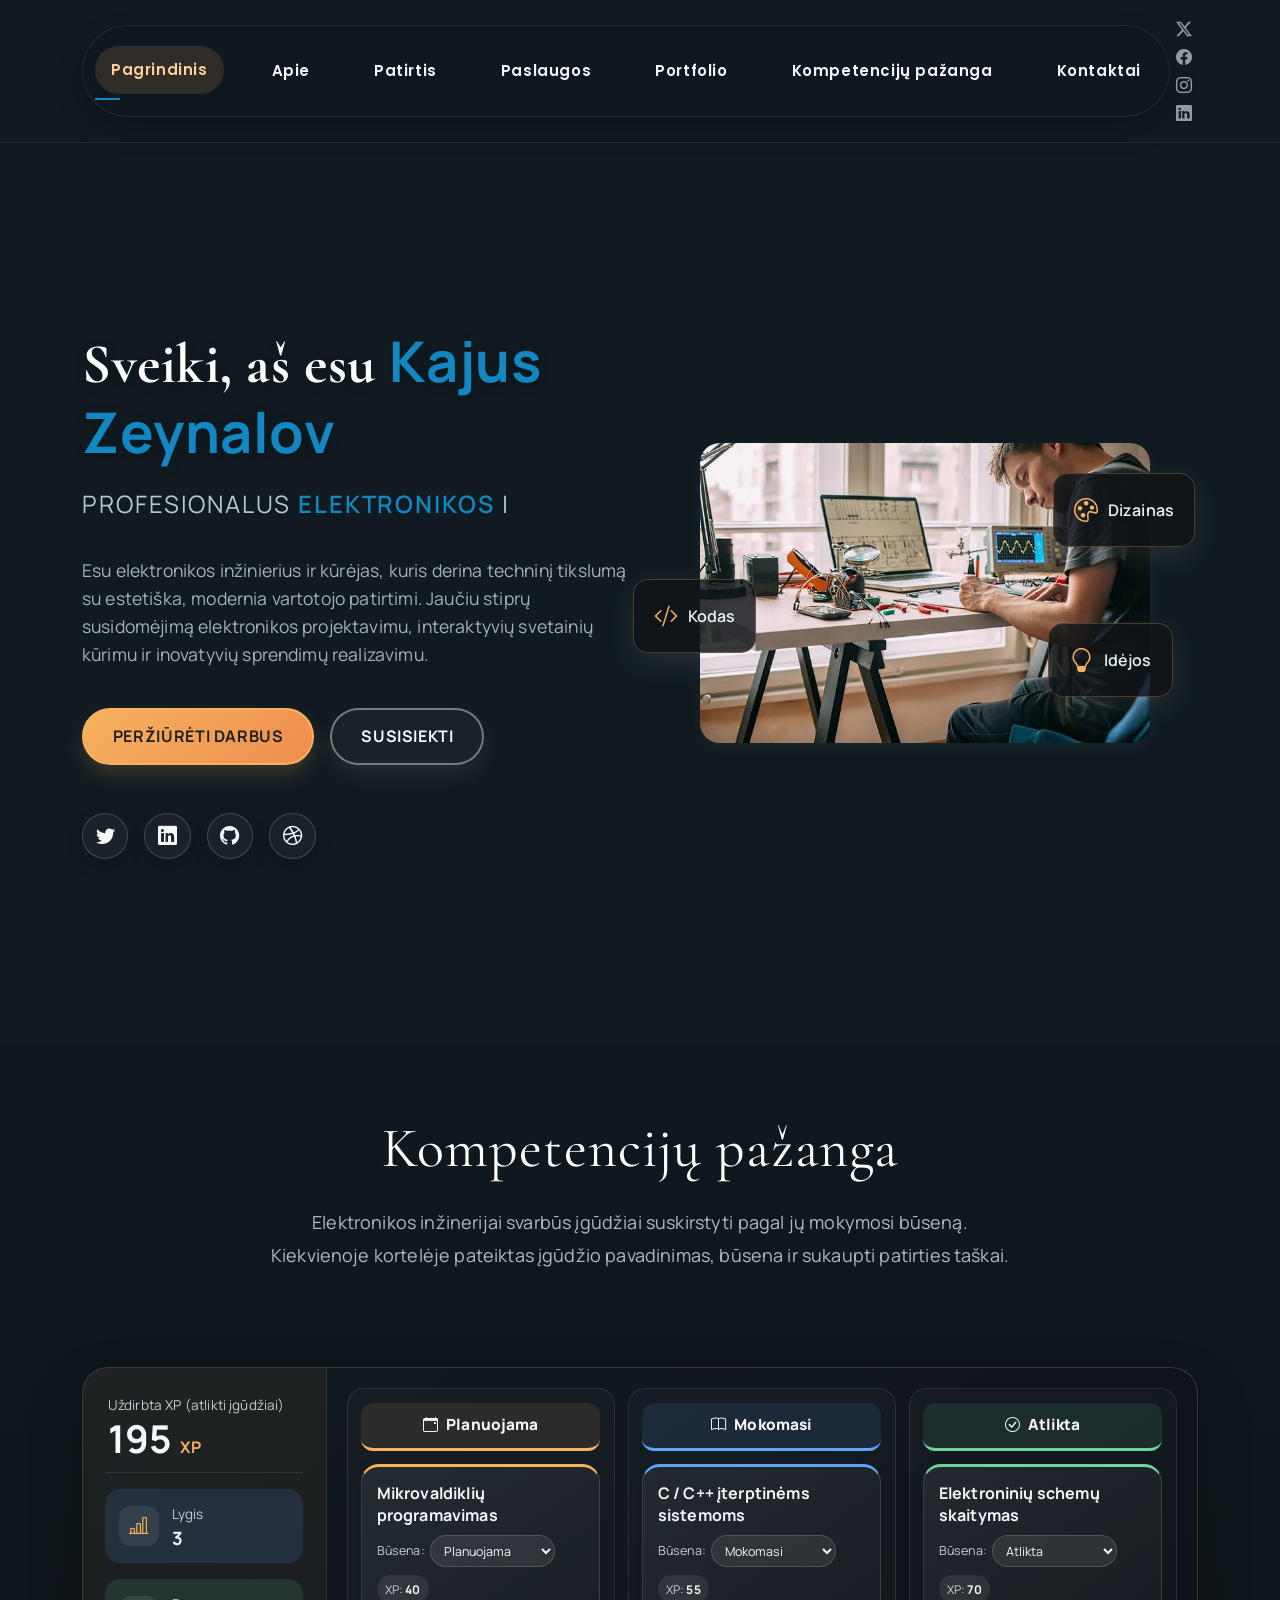
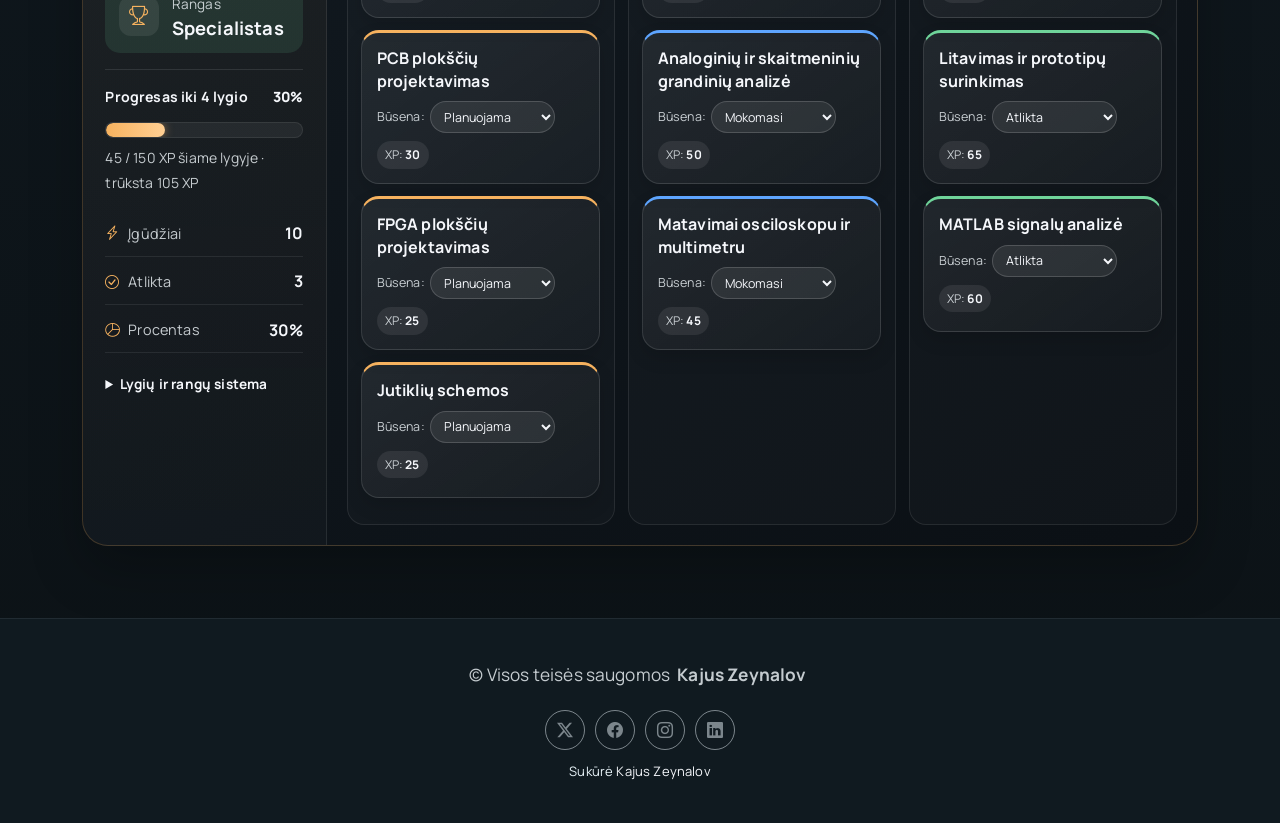
<file: index.html>
<!DOCTYPE html>
<html lang="lt">

<head>
  <meta charset="utf-8">
  <meta content="width=device-width, initial-scale=1.0" name="viewport">
  <title>Mano CV</title>
  <meta name="author" content="Kajus Zeynalov">
  <meta name="description" content="Kajus Zeynalov CV puslapis">
  <meta name="keywords" content="">

  <!-- Favicons -->
  <link href="assets/img/logo.png" rel="icon">
  <link href="assets/img/apple-touch-icon.png" rel="apple-touch-icon">

  <!-- Fonts -->
  <link href="https://fonts.googleapis.com" rel="preconnect">
  <link href="https://fonts.gstatic.com" rel="preconnect" crossorigin>
  <link href="https://fonts.googleapis.com/css2?family=Roboto:ital,wght@0,100;0,300;0,400;0,500;0,700;0,900;1,100;1,300;1,400;1,500;1,700;1,900&family=Poppins:ital,wght@0,100;0,200;0,300;0,400;0,500;0,600;0,700;0,800;0,900;1,100;1,200;1,300;1,400;1,500;1,600;1,700;1,800;1,900&family=Raleway:ital,wght@0,100;0,200;0,300;0,400;0,500;0,600;0,700;0,800;0,900;1,100;1,200;1,300;1,400;1,500;1,600;1,700;1,800;1,900&display=swap" rel="stylesheet">

  <!-- Vendor CSS Files -->
  <link href="assets/vendor/bootstrap/css/bootstrap.min.css" rel="stylesheet">
  <link href="assets/vendor/bootstrap-icons/bootstrap-icons.css" rel="stylesheet">
  <link href="assets/vendor/aos/aos.css" rel="stylesheet">
  <link href="assets/vendor/swiper/swiper-bundle.min.css" rel="stylesheet">
  <link href="assets/vendor/glightbox/css/glightbox.min.css" rel="stylesheet">

  <!-- Main CSS File -->
  <link href="assets/css/main.css" rel="stylesheet">

  <!-- Custom CSS File -->
  <link href="assets/css/custom.css" rel="stylesheet">

  <!-- =======================================================
  * Svetainės tema: Kajus Zeynalov
  * Asmeninis CV ir portfolio puslapis
  * Sukurta pritaikant Bootstrap šabloną
  ======================================================== -->
</head>

<body class="index-page">

  <header id="header" class="header d-flex align-items-center light-background sticky-top">
    <div class="container position-relative d-flex align-items-center justify-content-between">

      <!-- <a href="index.html" class="logo d-flex align-items-center me-auto me-xl-0">
      <img src="assets/img/logo.webp" alt="Kajaus Zeynalovo svetainės logotipas">
      <h1 class="sitename">Kajus Zeynalov</h1> 
    </a> -->

      <nav id="navmenu" class="navmenu">
        <ul>
          <li><a href="index.html" class="active">Pagrindinis</a></li>
          <li><a href="about.html">Apie</a></li>
          <li><a href="resume.html">Patirtis</a></li>
          <li><a href="services.html">Paslaugos</a></li>
          <li><a href="portfolio.html">Portfolio</a></li>
          <li><a href="index.html#kompetenciju-pazanga">Kompetencijų pažanga</a></li>
          <li><a href="contact.html">Kontaktai</a></li>
        </ul>
        <i class="mobile-nav-toggle d-xl-none bi bi-list"></i>
      </nav>

      <div class="header-social-links">
        <a href="#" class="twitter"><i class="bi bi-twitter-x"></i></a>
        <a href="#" class="facebook"><i class="bi bi-facebook"></i></a>
        <a href="#" class="instagram"><i class="bi bi-instagram"></i></a>
        <a href="#" class="linkedin"><i class="bi bi-linkedin"></i></a>
      </div>

    </div>
  </header>

  <main class="main">

    <!-- Hero Section -->
    <section id="hero" class="hero section">

      <div class="container" data-aos="fade-up" data-aos-delay="100">

        <div class="row gy-4 align-items-center">
          <div class="col-lg-6 order-2 order-lg-1">
            <div class="hero-content">
              <h1 data-aos="fade-up" data-aos-delay="200">Sveiki, aš esu <span class="highlight">Kajus Zeynalov</span></h1>
              <h2 data-aos="fade-up" data-aos-delay="300">Profesionalus <span class="typed" data-typed-items="Elektronikos inžinierius, Programuotojas, Puslapių Dizaineris, "></span></h2>
              <p data-aos="fade-up" data-aos-delay="400">Esu elektronikos inžinierius ir kūrėjas, kuris derina techninį tikslumą su estetiška, modernia vartotojo patirtimi. Jaučiu stiprų susidomėjimą elektronikos projektavimu, interaktyvių svetainių kūrimu ir inovatyvių sprendimų realizavimu.</p>
              <div class="hero-actions" data-aos="fade-up" data-aos-delay="500">
                <a href="portfolio.html" class="btn btn-primary">Peržiūrėti darbus</a>
                <a href="contact.html" class="btn btn-outline">Susisiekti</a>
              </div>
              <div class="social-links" data-aos="fade-up" data-aos-delay="600">
                <a href="#"><i class="bi bi-twitter"></i></a>
                <a href="#"><i class="bi bi-linkedin"></i></a>
                <a href="#"><i class="bi bi-github"></i></a>
                <a href="#"><i class="bi bi-dribbble"></i></a>
              </div>
            </div>
          </div>
          <div class="col-lg-6 order-1 order-lg-2">
            <div class="hero-image" data-aos="zoom-in" data-aos-delay="300">
              <div class="image-wrapper">
                <img src="assets/img/profile/images.jpeg" alt="Elektronikos inžinierius dirba prie laboratorinės įrangos" width="678" height="452" class="img-fluid">
                <div class="floating-elements">
                  <div class="floating-card design" data-aos="fade-left" data-aos-delay="700">
                    <i class="bi bi-palette"></i>
                    <span>Dizainas</span>
                  </div>
                  <div class="floating-card code" data-aos="fade-right" data-aos-delay="800">
                    <i class="bi bi-code-slash"></i>
                    <span>Kodas</span>
                  </div>
                  <div class="floating-card creativity" data-aos="fade-up" data-aos-delay="900">
                    <i class="bi bi-lightbulb"></i>
                    <span>Idėjos</span>
                  </div>
                </div>
              </div>
            </div>
          </div>
        </div>

      </div>

    </section><!-- /Hero Section -->

    <section id="kompetenciju-pazanga" class="module section">
      <div class="container section-title" data-aos="fade-up">
        <h2>Kompetencijų pažanga</h2>
        <p>Elektronikos inžinerijai svarbūs įgūdžiai suskirstyti pagal jų mokymosi būseną. Kiekvienoje kortelėje pateiktas įgūdžio pavadinimas, būsena ir sukaupti patirties taškai.</p>
      </div>

      <div class="container" data-aos="fade-up" data-aos-delay="100">
        <div class="competence-dashboard" aria-label="Elektronikos inžinerijos kompetencijų pažanga">
          <aside class="dashboard-summary">
            <div class="dashboard-level">
              <span class="summary-label">Uždirbta XP (atlikti įgūdžiai)</span>
              <strong><span id="earned-xp">195</span> <small>XP</small></strong>
            </div>
            <div class="summary-highlight level-highlight" aria-live="polite">
              <span class="summary-icon"><i class="bi bi-bar-chart-line"></i></span>
              <span><small>Lygis</small><strong id="dashboard-level">3</strong></span>
            </div>
            <div class="summary-highlight rank-highlight" aria-live="polite">
              <span class="summary-icon"><i class="bi bi-trophy"></i></span>
              <span><small>Rangas</small><strong id="dashboard-rank">Specialistas</strong></span>
            </div>

            <div class="dashboard-progress">
              <div class="progress-label">
                <span id="level-progress-label">Progresas iki 4 lygio</span>
                <strong id="level-progress-percent">30%</strong>
              </div>
              <div class="progress-bar-track" role="progressbar" aria-label="Progresas iki ketvirto lygio" aria-valuemin="0" aria-valuemax="100" aria-valuenow="30" aria-valuetext="45 iš 150 XP šiame lygyje; trūksta 105 XP iki 4 lygio">
                <span class="progress-fill" id="level-progress-fill" style="width: 30%;"></span>
              </div>
              <small id="level-progress-text">45 / 150 XP šiame lygyje · trūksta 105 XP iki 4 lygio</small>
            </div>

            <div class="dashboard-statistics" aria-live="polite" aria-label="Įgūdžių statistika">
              <div><span><i class="bi bi-lightning-charge"></i> Įgūdžiai</span><strong id="skill-count">10</strong></div>
              <div><span><i class="bi bi-check-circle"></i> Atlikta</span><strong id="completed-count">3</strong></div>
              <div><span><i class="bi bi-pie-chart"></i> Procentas</span><strong id="completed-percent">30%</strong></div>
            </div>

            <details class="rank-guide">
              <summary>Lygių ir rangų sistema</summary>
              <ul>
                <li><span>1 · 0–49 XP</span><strong>Pradedantysis</strong></li>
                <li><span>2 · 50–149 XP</span><strong>Praktikantas</strong></li>
                <li><span>3 · 150–299 XP</span><strong>Specialistas</strong></li>
                <li><span>4 · ≥300 XP</span><strong>Profesionalas</strong></li>
              </ul>
            </details>
          </aside>

          <div class="dashboard-kanban" aria-label="Įgūdžiai pagal būseną">
            <section class="kanban-column plan-column">
              <h3><i class="bi bi-calendar-event"></i> Planuojama</h3>
            </section>

            <section class="kanban-column learn-column">
              <h3><i class="bi bi-book"></i> Mokomasi</h3>
            </section>

            <section class="kanban-column done-column">
              <h3><i class="bi bi-check-circle"></i> Atlikta</h3>
            </section>
          </div>
        </div>
      </div>
    </section>

  </main>

  <footer id="footer" class="footer">

    <div class="container">
      <div class="copyright text-center ">
        <p>© <span>Visos teisės saugomos</span> <strong class="px-1 sitename">Kajus Zeynalov</strong></p>
      </div>
      <div class="social-links d-flex justify-content-center">
        <a href=""><i class="bi bi-twitter-x"></i></a>
        <a href=""><i class="bi bi-facebook"></i></a>
        <a href=""><i class="bi bi-instagram"></i></a>
        <a href=""><i class="bi bi-linkedin"></i></a>
      </div>
      <div class="credits">
        Sukūrė <a href="https://www.linkedin.com/">Kajus Zeynalov</a>
      </div>
    </div>

  </footer>

  <!-- Scroll Top -->
  <a href="#" id="scroll-top" class="scroll-top d-flex align-items-center justify-content-center"><i class="bi bi-arrow-up-short"></i></a>

  <!-- Preloader -->
  <div id="preloader"></div>

  <!-- Vendor JS Files -->
  <script src="assets/vendor/bootstrap/js/bootstrap.bundle.min.js"></script>
  <script src="assets/vendor/php-email-form/validate.js"></script>
  <script src="assets/vendor/aos/aos.js"></script>
  <script src="assets/vendor/typed.js/typed.umd.js"></script>
  <script src="assets/vendor/waypoints/noframework.waypoints.js"></script>
  <script src="assets/vendor/purecounter/purecounter_vanilla.js"></script>
  <script src="assets/vendor/swiper/swiper-bundle.min.js"></script>
  <script src="assets/vendor/imagesloaded/imagesloaded.pkgd.min.js"></script>
  <script src="assets/vendor/isotope-layout/isotope.pkgd.min.js"></script>
  <script src="assets/vendor/glightbox/js/glightbox.min.js"></script>

  <!-- Main JS File -->
  <script src="assets/js/main.js"></script>
  <!-- Custom JS File -->
  <script src="assets/js/custom.js"></script>

</body>

</html>
</file>
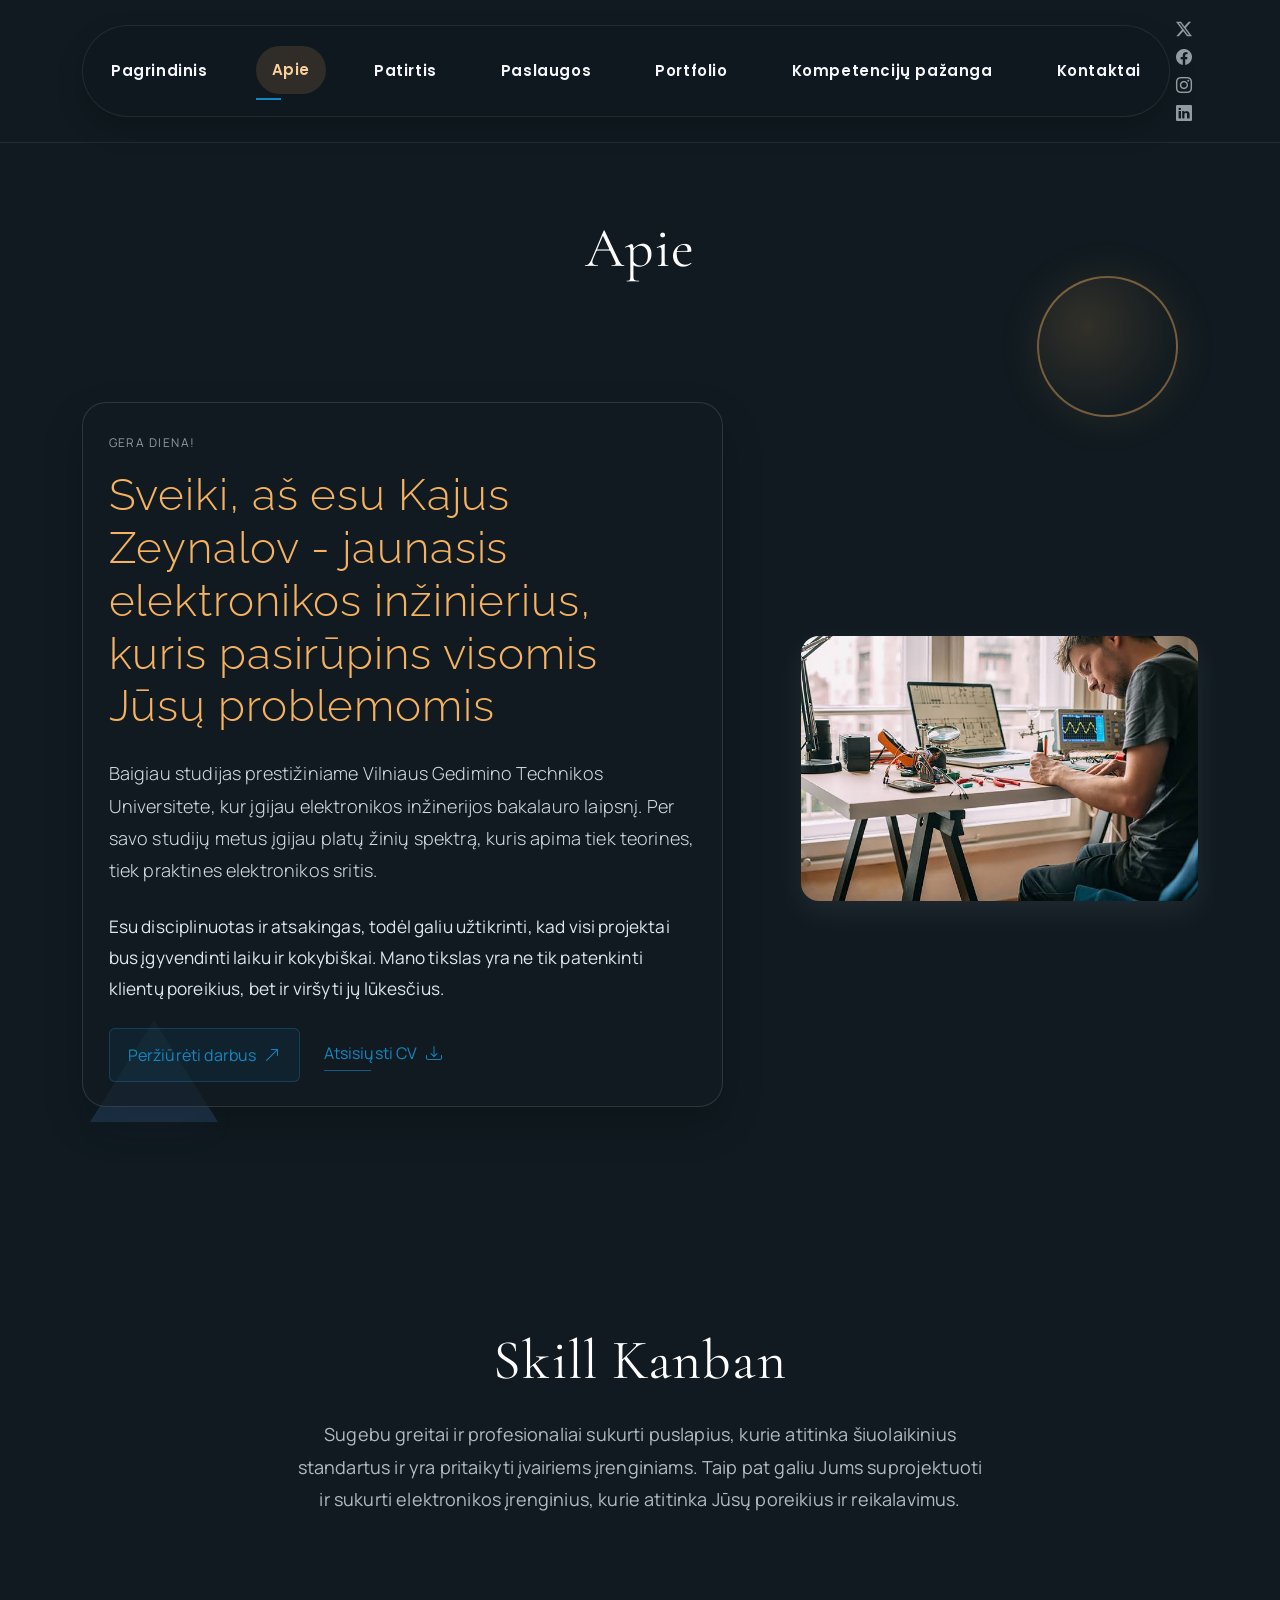
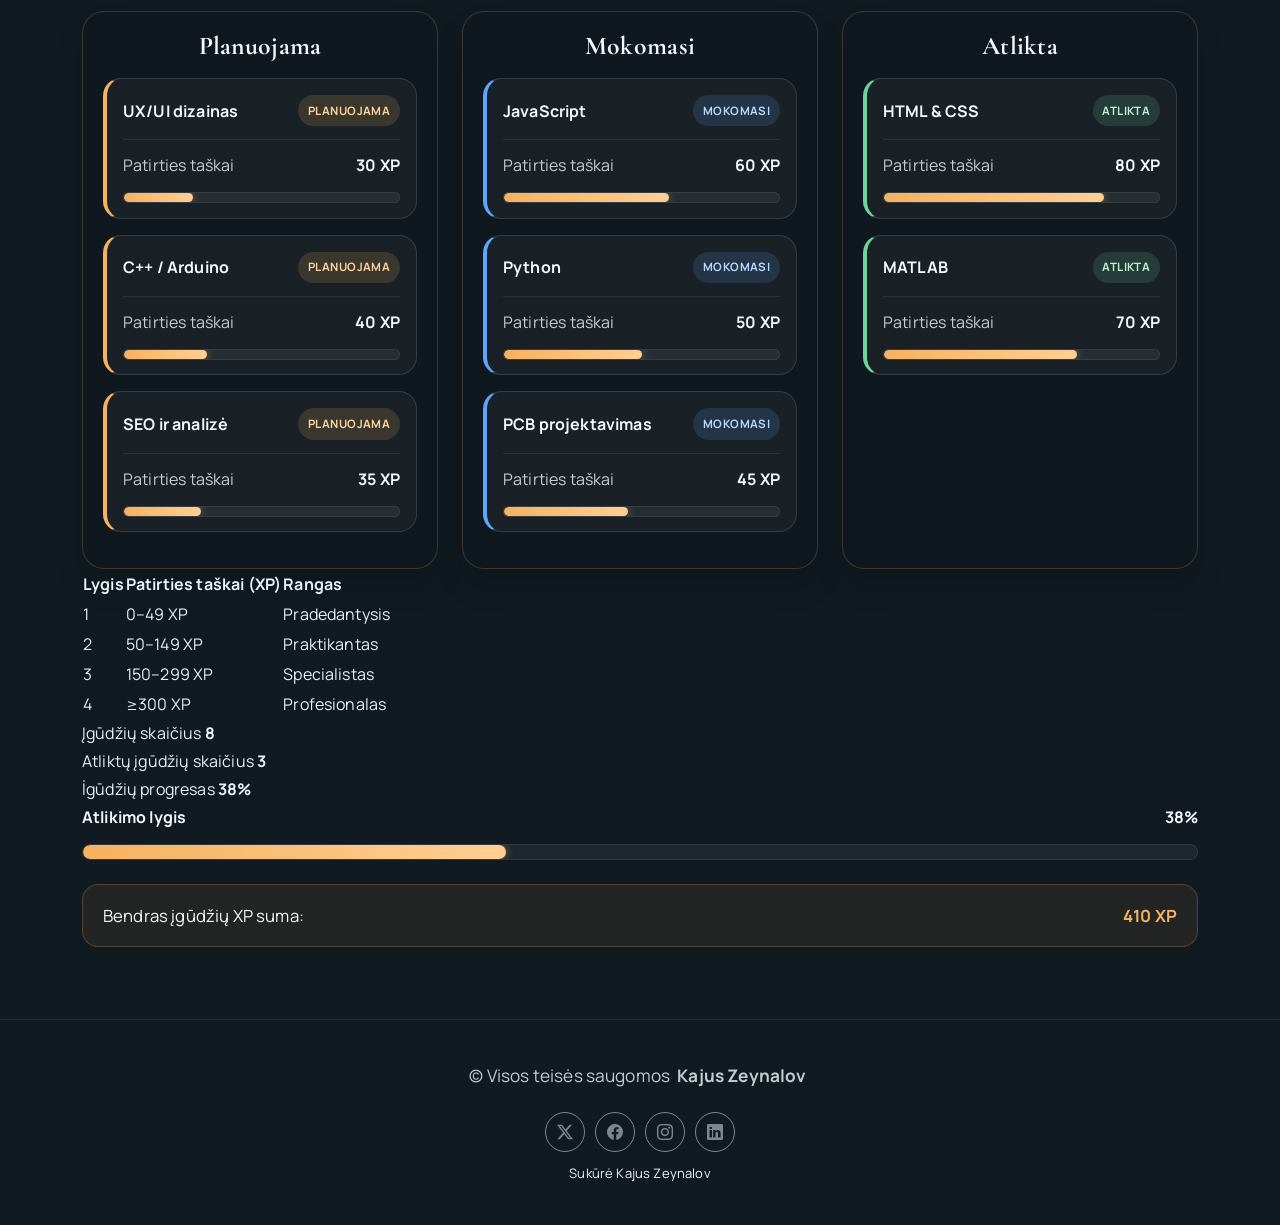
<file: about.html>
<!DOCTYPE html>
<html lang="lt">

<head>
  <meta charset="utf-8">
  <meta content="width=device-width, initial-scale=1.0" name="viewport">
  <title>Apie - Kajus Zeynalov</title>
  <meta name="description" content="">
  <meta name="keywords" content="">

  <!-- Favicons -->
  <link href="assets/img/favicon.png" rel="icon">
  <link href="assets/img/apple-touch-icon.png" rel="apple-touch-icon">

  <!-- Fonts -->
  <link href="https://fonts.googleapis.com" rel="preconnect">
  <link href="https://fonts.gstatic.com" rel="preconnect" crossorigin>
  <link href="https://fonts.googleapis.com/css2?family=Roboto:ital,wght@0,100;0,300;0,400;0,500;0,700;0,900;1,100;1,300;1,400;1,500;1,700;1,900&family=Poppins:ital,wght@0,100;0,200;0,300;0,400;0,500;0,600;0,700;0,800;0,900;1,100;1,200;1,300;1,400;1,500;1,600;1,700;1,800;1,900&family=Raleway:ital,wght@0,100;0,200;0,300;0,400;0,500;0,600;0,700;0,800;0,900;1,100;1,200;1,300;1,400;1,500;1,600;1,700;1,800;1,900&display=swap" rel="stylesheet">

  <!-- Vendor CSS Files -->
  <link href="assets/vendor/bootstrap/css/bootstrap.min.css" rel="stylesheet">
  <link href="assets/vendor/bootstrap-icons/bootstrap-icons.css" rel="stylesheet">
  <link href="assets/vendor/aos/aos.css" rel="stylesheet">
  <link href="assets/vendor/swiper/swiper-bundle.min.css" rel="stylesheet">
  <link href="assets/vendor/glightbox/css/glightbox.min.css" rel="stylesheet">

  <!-- Main CSS File -->
  <link href="assets/css/main.css" rel="stylesheet">

  <!-- Custom CSS File -->
  <link href="assets/css/custom.css" rel="stylesheet">

  <!-- =======================================================
  * Svetainės tema: Kajus Zeynalov
  * Asmeninis CV ir portfolio puslapis
  * Sukurta pritaikant Bootstrap šabloną
  ======================================================== -->
</head>

<body class="about-page">

  <header id="header" class="header d-flex align-items-center light-background sticky-top">
    <div class="container position-relative d-flex align-items-center justify-content-between">

      <!-- <a href="index.html" class="logo d-flex align-items-center me-auto me-xl-0">
      <img src="assets/img/logo.webp" alt="Kajaus Zeynalovo svetainės logotipas">
      <h1 class="sitename">Kajus Zeynalov</h1> 
    </a> -->

      <nav id="navmenu" class="navmenu">
        <ul>
          <li><a href="index.html">Pagrindinis</a></li>
          <li><a href="about.html" class="active">Apie</a></li>
          <li><a href="resume.html">Patirtis</a></li>
          <li><a href="services.html">Paslaugos</a></li>
          <li><a href="portfolio.html">Portfolio</a></li>
          <li><a href="index.html#kompetenciju-pazanga">Kompetencijų pažanga</a></li>
          <li><a href="contact.html">Kontaktai</a></li>
        </ul>
        <i class="mobile-nav-toggle d-xl-none bi bi-list"></i>
      </nav>

      <div class="header-social-links">
        <a href="#" class="twitter"><i class="bi bi-twitter-x"></i></a>
        <a href="#" class="facebook"><i class="bi bi-facebook"></i></a>
        <a href="#" class="instagram"><i class="bi bi-instagram"></i></a>
        <a href="#" class="linkedin"><i class="bi bi-linkedin"></i></a>
      </div>

    </div>
  </header>

  <main class="main">

    <!-- About Section -->
    <section id="about" class="about section about-shapes">

      <div class="about-decoration about-decoration-circle" aria-hidden="true"></div>
      <div class="about-decoration about-decoration-triangle" aria-hidden="true"></div>

      <!-- Section Title -->
      <div class="container section-title" data-aos="fade-up">
        <h2>Apie</h2>
      </div><!-- End Section Title -->

      <div class="container" data-aos="fade-up" data-aos-delay="100">

        <!-- Intro + Photo -->
        <div class="row align-items-center justify-content-between gy-5 mb-5">
          <div class="col-lg-7" data-aos="fade-right" data-aos-delay="150">
            <div class="intro-content">
              <span class="eyebrow">Gera diena!</span>
              <h2 class="headline">Sveiki, aš esu Kajus Zeynalov - jaunasis elektronikos inžinierius, kuris pasirūpins visomis Jūsų problemomis</h2>
              <p class="lead">
                Baigiau studijas prestižiniame Vilniaus Gedimino Technikos Universitete, kur įgijau elektronikos inžinerijos bakalauro laipsnį. Per savo studijų metus įgijau platų žinių spektrą, kuris apima tiek teorines, tiek praktines elektronikos sritis.
              </p>
              <p>
                Esu disciplinuotas ir atsakingas, todėl galiu užtikrinti, kad visi projektai bus įgyvendinti laiku ir kokybiškai. Mano tikslas yra ne tik patenkinti klientų poreikius, bet ir viršyti jų lūkesčius.
              </p>

              <div class="cta-group">
                <a href="#portfolio" class="btn-ghost">
                  Peržiūrėti darbus <i class="bi bi-arrow-up-right"></i>
                </a>
                <a href="#" class="link-underline">
                  Atsisiųsti CV <i class="bi bi-download"></i>
                </a>
              </div>
            </div>
          </div>

          <div class="col-lg-5" data-aos="zoom-in" data-aos-delay="250">
            <figure class="profile-figure text-center text-lg-end">
              <img src="assets/img/profile/images.jpeg" alt="Elektronikos inžinierius dirba prie laboratorinės įrangos" width="678" height="452" class="img-fluid profile-photo">
            </figure>
          </div>
        </div>
        <!-- End Intro + Photo -->
      </div>
    </section><!-- /About Section -->

    <!-- Skills Section -->
    <section id="skills" class="skills section">

      <div class="container section-title" data-aos="fade-up">
        <h2>Skill Kanban</h2>
        <p>Sugebu greitai ir profesionaliai sukurti puslapius, kurie atitinka šiuolaikinius standartus ir yra pritaikyti įvairiems įrenginiams. Taip pat galiu Jums suprojektuoti ir sukurti elektronikos įrenginius, kurie atitinka Jūsų poreikius ir reikalavimus.</p>
      </div>

      <div class="container" data-aos="fade-up" data-aos-delay="100">
        <div class="skill-kanban" aria-label="Įgūdžių progreso lenta">

          <div class="kanban-column">
            <h3>Planuojama</h3>
            <div class="skill-card skill-card-plan">
              <div class="skill-topline">
                <span class="skill-name">UX/UI dizainas</span>
                <span class="skill-status">Planuojama</span>
              </div>
              <div class="skill-meta">
                <span>Patirties taškai</span>
                <strong>30 XP</strong>
              </div>
              <div class="skill-progress"><span style="width: 25%;"></span></div>
            </div>

            <div class="skill-card skill-card-plan">
              <div class="skill-topline">
                <span class="skill-name">C++ / Arduino</span>
                <span class="skill-status">Planuojama</span>
              </div>
              <div class="skill-meta">
                <span>Patirties taškai</span>
                <strong>40 XP</strong>
              </div>
              <div class="skill-progress"><span style="width: 30%;"></span></div>
            </div>

            <div class="skill-card skill-card-plan">
              <div class="skill-topline">
                <span class="skill-name">SEO ir analizė</span>
                <span class="skill-status">Planuojama</span>
              </div>
              <div class="skill-meta">
                <span>Patirties taškai</span>
                <strong>35 XP</strong>
              </div>
              <div class="skill-progress"><span style="width: 28%;"></span></div>
            </div>
          </div>

          <div class="kanban-column">
            <h3>Mokomasi</h3>
            <div class="skill-card skill-card-learn">
              <div class="skill-topline">
                <span class="skill-name">JavaScript</span>
                <span class="skill-status">Mokomasi</span>
              </div>
              <div class="skill-meta">
                <span>Patirties taškai</span>
                <strong>60 XP</strong>
              </div>
              <div class="skill-progress"><span style="width: 60%;"></span></div>
            </div>

            <div class="skill-card skill-card-learn">
              <div class="skill-topline">
                <span class="skill-name">Python</span>
                <span class="skill-status">Mokomasi</span>
              </div>
              <div class="skill-meta">
                <span>Patirties taškai</span>
                <strong>50 XP</strong>
              </div>
              <div class="skill-progress"><span style="width: 50%;"></span></div>
            </div>

            <div class="skill-card skill-card-learn">
              <div class="skill-topline">
                <span class="skill-name">PCB projektavimas</span>
                <span class="skill-status">Mokomasi</span>
              </div>
              <div class="skill-meta">
                <span>Patirties taškai</span>
                <strong>45 XP</strong>
              </div>
              <div class="skill-progress"><span style="width: 45%;"></span></div>
            </div>
          </div>

          <div class="kanban-column">
            <h3>Atlikta</h3>
            <div class="skill-card skill-card-done">
              <div class="skill-topline">
                <span class="skill-name">HTML &amp; CSS</span>
                <span class="skill-status">Atlikta</span>
              </div>
              <div class="skill-meta">
                <span>Patirties taškai</span>
                <strong>80 XP</strong>
              </div>
              <div class="skill-progress"><span style="width: 80%;"></span></div>
            </div>

            <div class="skill-card skill-card-done">
              <div class="skill-topline">
                <span class="skill-name">MATLAB</span>
                <span class="skill-status">Atlikta</span>
              </div>
              <div class="skill-meta">
                <span>Patirties taškai</span>
                <strong>70 XP</strong>
              </div>
              <div class="skill-progress"><span style="width: 70%;"></span></div>
            </div>
          </div>

        </div>

        <div class="xp-table-wrap" aria-label="Patirties taškų ir lygių lentelė">
          <table class="xp-table">
            <thead>
              <tr>
                <th>Lygis</th>
                <th>Patirties taškai (XP)</th>
                <th>Rangas</th>
              </tr>
            </thead>
            <tbody>
              <tr>
                <td>1</td>
                <td>0–49 XP</td>
                <td>Pradedantysis</td>
              </tr>
              <tr>
                <td>2</td>
                <td>50–149 XP</td>
                <td>Praktikantas</td>
              </tr>
              <tr>
                <td>3</td>
                <td>150–299 XP</td>
                <td>Specialistas</td>
              </tr>
              <tr>
                <td>4</td>
                <td>≥300 XP</td>
                <td>Profesionalas</td>
              </tr>
            </tbody>
          </table>
        </div>

        <div class="stats-panel" aria-label="Įgūdžių statistika">
          <div class="stat-box">
            <span>Įgūdžių skaičius</span>
            <strong>8</strong>
          </div>
          <div class="stat-box">
            <span>Atliktų įgūdžių skaičius</span>
            <strong>3</strong>
          </div>
          <div class="stat-box">
            <span>İgūdžių progresas</span>
            <strong>38%</strong>
          </div>
        </div>

        <div class="progress-summary" aria-label="Bendras įgūdžių įgyvendinimo procentas">
          <div class="progress-label">
            <span>Atlikimo lygis</span>
            <span>38%</span>
          </div>
          <div class="progress-bar-track">
            <span class="progress-fill" style="width: 38%;"></span>
          </div>
        </div>

        <div class="skill-total" aria-label="Bendras įgūdžių patirties taškų skaičius">
          <span>Bendras įgūdžių XP suma:</span>
          <strong>410 XP</strong>
        </div>
      </div>

    </section><!-- /Skills Section -->
  </main>

  <footer id="footer" class="footer">

    <div class="container">
      <div class="copyright text-center ">
        <p>© <span>Visos teisės saugomos</span> <strong class="px-1 sitename">Kajus Zeynalov</strong></p>
      </div>
      <div class="social-links d-flex justify-content-center">
        <a href=""><i class="bi bi-twitter-x"></i></a>
        <a href=""><i class="bi bi-facebook"></i></a>
        <a href=""><i class="bi bi-instagram"></i></a>
        <a href=""><i class="bi bi-linkedin"></i></a>
      </div>
      <div class="credits">
        Sukūrė <a href="https://www.linkedin.com/">Kajus Zeynalov</a>
      </div>
    </div>

  </footer>

  <!-- Scroll Top -->
  <a href="#" id="scroll-top" class="scroll-top d-flex align-items-center justify-content-center"><i class="bi bi-arrow-up-short"></i></a>

  <!-- Preloader -->
  <div id="preloader"></div>

  <!-- Vendor JS Files -->
  <script src="assets/vendor/bootstrap/js/bootstrap.bundle.min.js"></script>
  <script src="assets/vendor/php-email-form/validate.js"></script>
  <script src="assets/vendor/aos/aos.js"></script>
  <script src="assets/vendor/typed.js/typed.umd.js"></script>
  <script src="assets/vendor/waypoints/noframework.waypoints.js"></script>
  <script src="assets/vendor/purecounter/purecounter_vanilla.js"></script>
  <script src="assets/vendor/swiper/swiper-bundle.min.js"></script>
  <script src="assets/vendor/imagesloaded/imagesloaded.pkgd.min.js"></script>
  <script src="assets/vendor/isotope-layout/isotope.pkgd.min.js"></script>
  <script src="assets/vendor/glightbox/js/glightbox.min.js"></script>

  <!-- Main JS File -->
  <script src="assets/js/main.js"></script>
  <!-- Custom JS File -->
  <script src="assets/js/custom.js"></script>

</body>

</html>
</file>
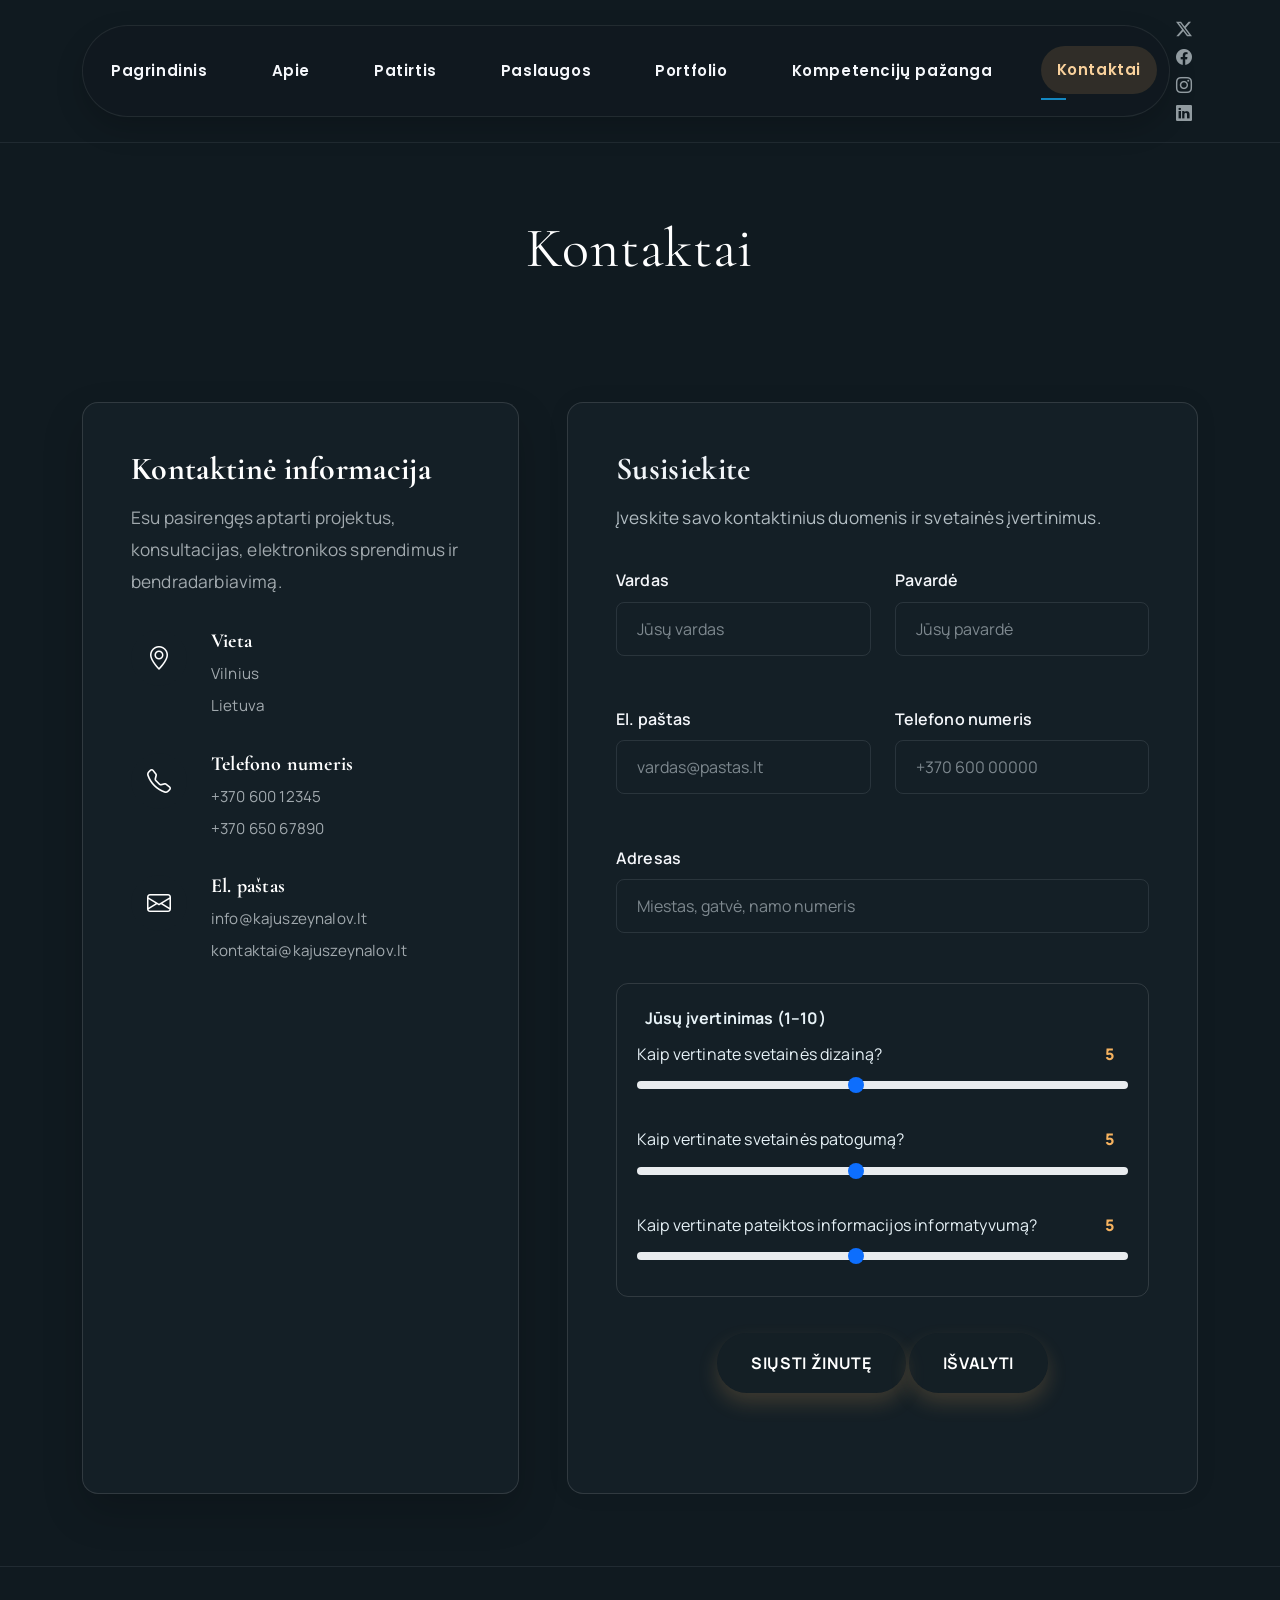
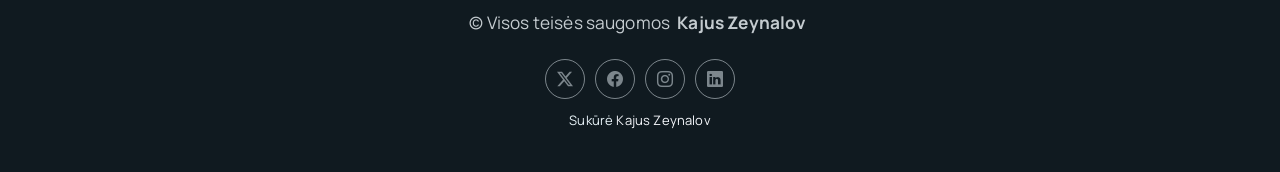
<file: contact.html>
<!DOCTYPE html>
<html lang="lt">

<head>
  <meta charset="utf-8">
  <meta content="width=device-width, initial-scale=1.0" name="viewport">
  <title>Kontaktai - Kajus Zeynalov</title>
  <meta name="description" content="">
  <meta name="keywords" content="">

  <!-- Favicons -->
  <link href="assets/img/favicon.png" rel="icon">
  <link href="assets/img/apple-touch-icon.png" rel="apple-touch-icon">

  <!-- Fonts -->
  <link href="https://fonts.googleapis.com" rel="preconnect">
  <link href="https://fonts.gstatic.com" rel="preconnect" crossorigin>
  <link href="https://fonts.googleapis.com/css2?family=Roboto:ital,wght@0,100;0,300;0,400;0,500;0,700;0,900;1,100;1,300;1,400;1,500;1,700;1,900&family=Poppins:ital,wght@0,100;0,200;0,300;0,400;0,500;0,600;0,700;0,800;0,900;1,100;1,200;1,300;1,400;1,500;1,600;1,700;1,800;1,900&family=Raleway:ital,wght@0,100;0,200;0,300;0,400;0,500;0,600;0,700;0,800;0,900;1,100;1,200;1,300;1,400;1,500;1,600;1,700;1,800;1,900&display=swap" rel="stylesheet">

  <!-- Vendor CSS Files -->
  <link href="assets/vendor/bootstrap/css/bootstrap.min.css" rel="stylesheet">
  <link href="assets/vendor/bootstrap-icons/bootstrap-icons.css" rel="stylesheet">
  <link href="assets/vendor/aos/aos.css" rel="stylesheet">
  <link href="assets/vendor/swiper/swiper-bundle.min.css" rel="stylesheet">
  <link href="assets/vendor/glightbox/css/glightbox.min.css" rel="stylesheet">

  <!-- Main CSS File -->
  <link href="assets/css/main.css" rel="stylesheet">

  <!-- Custom CSS File -->
  <link href="assets/css/custom.css" rel="stylesheet">

  <!-- =======================================================
  * Svetainės tema: Kajus Zeynalov
  * Asmeninis CV ir portfolio puslapis
  * Sukurta pritaikant Bootstrap šabloną
  ======================================================== -->
</head>

<body class="contact-page">

  <header id="header" class="header d-flex align-items-center light-background sticky-top">
    <div class="container position-relative d-flex align-items-center justify-content-between">

      <!-- <a href="index.html" class="logo d-flex align-items-center me-auto me-xl-0">
      <img src="assets/img/logo.webp" alt="Kajaus Zeynalovo svetainės logotipas">
      <h1 class="sitename">Kajus Zeynalov</h1> 
    </a> -->

      <nav id="navmenu" class="navmenu">
        <ul>
          <li><a href="index.html">Pagrindinis</a></li>
          <li><a href="about.html">Apie</a></li>
          <li><a href="resume.html">Patirtis</a></li>
          <li><a href="services.html">Paslaugos</a></li>
          <li><a href="portfolio.html">Portfolio</a></li>
          <li><a href="index.html#kompetenciju-pazanga">Kompetencijų pažanga</a></li>
          <li><a href="contact.html" class="active">Kontaktai</a></li>
        </ul>
        <i class="mobile-nav-toggle d-xl-none bi bi-list"></i>
      </nav>

      <div class="header-social-links">
        <a href="#" class="twitter"><i class="bi bi-twitter-x"></i></a>
        <a href="#" class="facebook"><i class="bi bi-facebook"></i></a>
        <a href="#" class="instagram"><i class="bi bi-instagram"></i></a>
        <a href="#" class="linkedin"><i class="bi bi-linkedin"></i></a>
      </div>

    </div>
  </header>

  <main class="main">

    <!-- Contact Section -->
    <section id="contact" class="contact section">

      <!-- Section Title -->
      <div class="container section-title" data-aos="fade-up">
        <h2>Kontaktai</h2>
      </div><!-- End Section Title -->

      <div class="container" data-aos="fade-up" data-aos-delay="100">

        <div class="row g-4 g-lg-5">
          <div class="col-lg-5">
            <div class="info-box" data-aos="fade-up" data-aos-delay="200">
              <h3>Kontaktinė informacija</h3>
              <p>Esu pasirengęs aptarti projektus, konsultacijas, elektronikos sprendimus ir bendradarbiavimą.</p>

              <div class="info-item" data-aos="fade-up" data-aos-delay="300">
                <div class="icon-box">
                  <i class="bi bi-geo-alt"></i>
                </div>
                <div class="content">
                  <h4>Vieta</h4>
                  <p>Vilnius</p>
                  <p>Lietuva</p>
                </div>
              </div>

              <div class="info-item" data-aos="fade-up" data-aos-delay="400">
                <div class="icon-box">
                  <i class="bi bi-telephone"></i>
                </div>
                <div class="content">
                  <h4>Telefono numeris</h4>
                  <p>+370 600 12345</p>
                  <p>+370 650 67890</p>
                </div>
              </div>

              <div class="info-item" data-aos="fade-up" data-aos-delay="500">
                <div class="icon-box">
                  <i class="bi bi-envelope"></i>
                </div>
                <div class="content">
                  <h4>El. paštas</h4>
                  <p>info@kajuszeynalov.lt</p>
                  <p>kontaktai@kajuszeynalov.lt</p>
                </div>
              </div>
            </div>
          </div>

          <div class="col-lg-7">
            <div class="contact-form" data-aos="fade-up" data-aos-delay="300">
              <h3>Susisiekite</h3>
              <p>Įveskite savo kontaktinius duomenis ir svetainės įvertinimus.</p>

              <form action="#" method="post" class="contact-lab-form" novalidate data-aos="fade-up" data-aos-delay="200" onsubmit="return false;">
                <div class="row gy-4">

                  <div class="col-md-6">
                    <label for="name" class="form-label">Vardas</label>
                    <input type="text" id="name" name="name" class="form-control" placeholder="Jūsų vardas" required="">
                  </div>

                  <div class="col-md-6">
                    <label for="surname" class="form-label">Pavardė</label>
                    <input type="text" id="surname" name="surname" class="form-control" placeholder="Jūsų pavardė" required="">
                  </div>

                  <div class="col-md-6">
                    <label for="email" class="form-label">El. paštas</label>
                    <input type="email" id="email" class="form-control" name="email" placeholder="vardas@pastas.lt" required="">
                  </div>

                  <div class="col-md-6">
                    <label for="phone" class="form-label">Telefono numeris</label>
                    <input type="tel" id="phone" class="form-control" name="phone"
                      placeholder="+370 600 00000" maxlength="14"
                      inputmode="tel"
                      autocomplete="tel"
                      pattern="\+370 [0-9]{3} [0-9]{5}"
                      title="Formato pavyzdys: +370 600 00000"
                      required="">
                  </div>

                  <div class="col-12">
                    <label for="address" class="form-label">Adresas</label>
                    <input type="text" id="address" class="form-control" name="address" placeholder="Miestas, gatvė, namo numeris" required="">
                  </div>

                  <div class="col-12">
                    <fieldset class="rating-fieldset">
                      <legend>Jūsų įvertinimas (1–10)</legend>

                      <div class="rating-question">
                        <div class="rating-label">
                          <label for="rating1">Kaip vertinate svetainės dizainą?</label>
                          <output id="rating1-value" for="rating1">5</output>
                        </div>
                        <input type="range" id="rating1" name="rating1" class="form-range rating-slider" min="1" max="10" value="5">
                      </div>

                      <div class="rating-question">
                        <div class="rating-label">
                          <label for="rating2">Kaip vertinate svetainės patogumą?</label>
                          <output id="rating2-value" for="rating2">5</output>
                        </div>
                        <input type="range" id="rating2" name="rating2" class="form-range rating-slider" min="1" max="10" value="5">
                      </div>

                      <div class="rating-question">
                        <div class="rating-label">
                          <label for="rating3">Kaip vertinate pateiktos informacijos informatyvumą?</label>
                          <output id="rating3-value" for="rating3">5</output>
                        </div>
                        <input type="range" id="rating3" name="rating3" class="form-range rating-slider" min="1" max="10" value="5">
                      </div>
                    </fieldset>
                  </div>

                  <div class="col-12 text-center">
                    <button type="submit" class="btn" id="submit-contact">Siųsti žinutę</button>
                    <button type="reset" class="btn" id="reset-contact">Išvalyti</button>
                  </div>

                  <div class="col-12">
                    <div id="form-result" class="form-result" aria-live="polite"></div>
                  </div>

                </div>
              </form>

            </div>
          </div>

        </div>

      </div>

    </section><!-- /Contact Section -->

  </main>

  <footer id="footer" class="footer">

    <div class="container">
      <div class="copyright text-center ">
        <p>© <span>Visos teisės saugomos</span> <strong class="px-1 sitename">Kajus Zeynalov</strong></p>
      </div>
      <div class="social-links d-flex justify-content-center">
        <a href=""><i class="bi bi-twitter-x"></i></a>
        <a href=""><i class="bi bi-facebook"></i></a>
        <a href=""><i class="bi bi-instagram"></i></a>
        <a href=""><i class="bi bi-linkedin"></i></a>
      </div>
      <div class="credits">
        Sukūrė <a href="https://www.linkedin.com/">Kajus Zeynalov</a>
      </div>
    </div>

  </footer>

  <!-- Scroll Top -->
  <a href="#" id="scroll-top" class="scroll-top d-flex align-items-center justify-content-center"><i class="bi bi-arrow-up-short"></i></a>

  <!-- Preloader -->
  <div id="preloader"></div>

  <!-- Vendor JS Files -->
  <script src="assets/vendor/bootstrap/js/bootstrap.bundle.min.js"></script>
  <script src="assets/vendor/aos/aos.js"></script>
  <script src="assets/vendor/typed.js/typed.umd.js"></script>
  <script src="assets/vendor/waypoints/noframework.waypoints.js"></script>
  <script src="assets/vendor/purecounter/purecounter_vanilla.js"></script>
  <script src="assets/vendor/swiper/swiper-bundle.min.js"></script>
  <script src="assets/vendor/imagesloaded/imagesloaded.pkgd.min.js"></script>
  <script src="assets/vendor/isotope-layout/isotope.pkgd.min.js"></script>
  <script src="assets/vendor/glightbox/js/glightbox.min.js"></script>

  <!-- Main JS File -->
  <script src="assets/js/main.js"></script>
  <!-- Custom JS File -->
  <script src="assets/js/custom.js"></script>

</body>

</html>
</file>
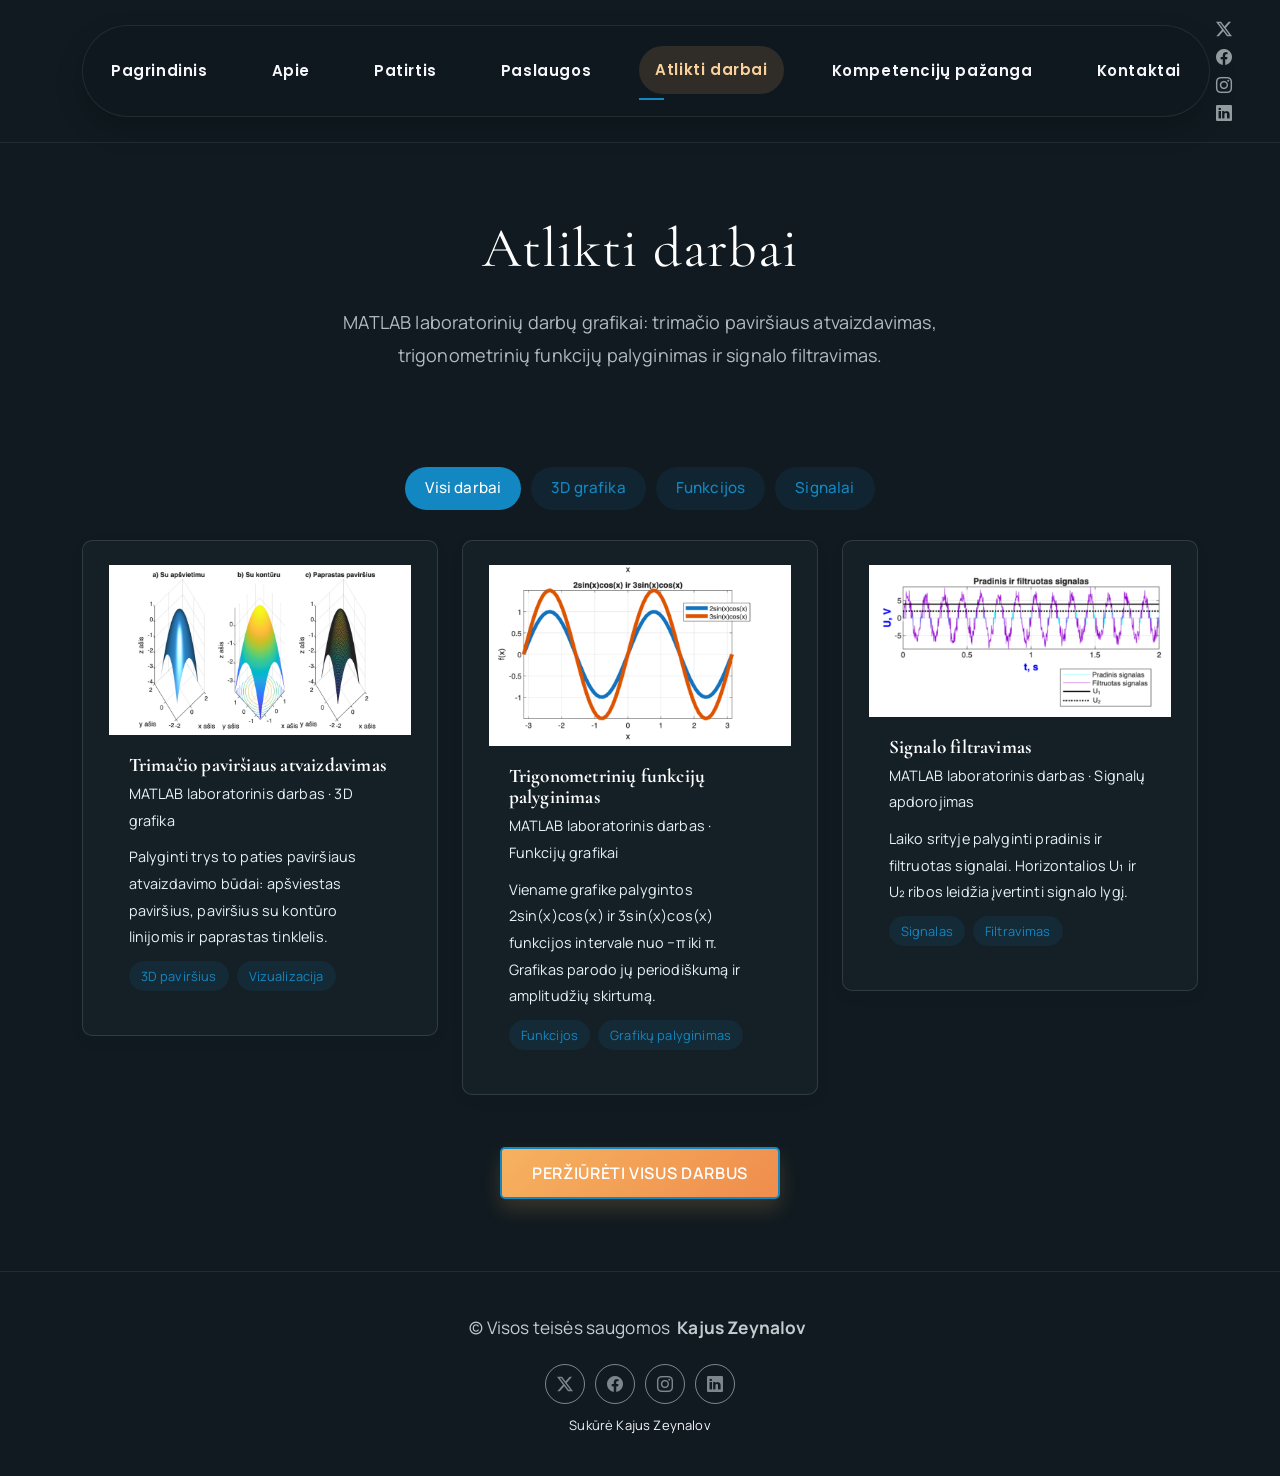
<file: portfolio.html>
<!DOCTYPE html>
<html lang="lt">

<head>
  <meta charset="utf-8">
  <meta content="width=device-width, initial-scale=1.0" name="viewport">
  <title>Atlikti darbai | Kajus Zeynalov</title>
  <meta name="description" content="Kajaus Zeynalovo MATLAB laboratorinių darbų grafikai ir projektai.">
  <meta name="keywords" content="">

  <!-- Favicons -->
  <link href="assets/img/favicon.png" rel="icon">
  <link href="assets/img/apple-touch-icon.png" rel="apple-touch-icon">

  <!-- Fonts -->
  <link href="https://fonts.googleapis.com" rel="preconnect">
  <link href="https://fonts.gstatic.com" rel="preconnect" crossorigin>
  <link href="https://fonts.googleapis.com/css2?family=Roboto:ital,wght@0,100;0,300;0,400;0,500;0,700;0,900;1,100;1,300;1,400;1,500;1,700;1,900&family=Poppins:ital,wght@0,100;0,200;0,300;0,400;0,500;0,600;0,700;0,800;0,900;1,100;1,200;1,300;1,400;1,500;1,600;1,700;1,800;1,900&family=Raleway:ital,wght@0,100;0,200;0,300;0,400;0,500;0,600;0,700;0,800;0,900;1,100;1,200;1,300;1,400;1,500;1,600;1,700;1,800;1,900&display=swap" rel="stylesheet">

  <!-- Vendor CSS Files -->
  <link href="assets/vendor/bootstrap/css/bootstrap.min.css" rel="stylesheet">
  <link href="assets/vendor/bootstrap-icons/bootstrap-icons.css" rel="stylesheet">
  <link href="assets/vendor/aos/aos.css" rel="stylesheet">
  <link href="assets/vendor/swiper/swiper-bundle.min.css" rel="stylesheet">
  <link href="assets/vendor/glightbox/css/glightbox.min.css" rel="stylesheet">

  <!-- Main CSS File -->
  <link href="assets/css/main.css" rel="stylesheet">

  <!-- Custom CSS File -->
  <link href="assets/css/custom.css" rel="stylesheet">

  <!-- =======================================================
  * Svetainės tema: Kajus Zeynalov
  * Asmeninis CV ir portfolio puslapis
  * Sukurta pritaikant Bootstrap šabloną
  ======================================================== -->
</head>

<body class="portfolio-page">

  <header id="header" class="header d-flex align-items-center light-background sticky-top">
    <div class="container position-relative d-flex align-items-center justify-content-between">

      <!-- <a href="index.html" class="logo d-flex align-items-center me-auto me-xl-0">
      <img src="assets/img/logo.webp" alt="Kajaus Zeynalovo svetainės logotipas">
      <h1 class="sitename">Kajus Zeynalov</h1> 
    </a> -->

      <nav id="navmenu" class="navmenu">
        <ul>
          <li><a href="index.html">Pagrindinis</a></li>
          <li><a href="about.html">Apie</a></li>
          <li><a href="resume.html">Patirtis</a></li>
          <li><a href="services.html">Paslaugos</a></li>
          <li><a href="portfolio.html" class="active">Atlikti darbai</a></li>
          <li><a href="index.html#kompetenciju-pazanga">Kompetencijų pažanga</a></li>
          <li><a href="contact.html">Kontaktai</a></li>
        </ul>
        <i class="mobile-nav-toggle d-xl-none bi bi-list"></i>
      </nav>

      <div class="header-social-links">
        <a href="#" class="twitter"><i class="bi bi-twitter-x"></i></a>
        <a href="#" class="facebook"><i class="bi bi-facebook"></i></a>
        <a href="#" class="instagram"><i class="bi bi-instagram"></i></a>
        <a href="#" class="linkedin"><i class="bi bi-linkedin"></i></a>
      </div>

    </div>
  </header>

  <main class="main">

    <!-- Portfolio Section -->
    <section id="portfolio" class="portfolio section">

      <!-- Section Title -->
      <div class="container section-title" data-aos="fade-up">
        <h2>Atlikti darbai</h2>
        <p>MATLAB laboratorinių darbų grafikai: trimačio paviršiaus atvaizdavimas, trigonometrinių funkcijų palyginimas ir signalo filtravimas.</p>
      </div><!-- End Section Title -->

      <div class="container" data-aos="fade-up" data-aos-delay="100">

        <div class="isotope-layout" data-default-filter="*" data-layout="masonry" data-sort="original-order">
          <ul class="portfolio-filters isotope-filters" data-aos="fade-up" data-aos-delay="200">
            <li data-filter="*" class="filter-active">Visi darbai</li>
            <li data-filter=".filter-3d">3D grafika</li>
            <li data-filter=".filter-functions">Funkcijos</li>
            <li data-filter=".filter-signals">Signalai</li>
          </ul><!-- End Portfolio Filters -->

          <div class="row gy-4 isotope-container" data-aos="fade-up" data-aos-delay="300">
            <div class="col-lg-4 col-md-6 portfolio-item isotope-item filter-3d">
              <div class="portfolio-card">
                <div class="portfolio-img">
                  <img src="assets/img/Portfolio1.png" alt="MATLAB grafikai: apšviestas 3D paviršius, paviršius su kontūru ir paprastas paviršius" width="856" height="482" class="img-fluid">
                  <div class="portfolio-overlay">
                    <a href="assets/img/Portfolio1.png" class="glightbox portfolio-lightbox" aria-label="Padidinti 3D paviršiaus grafiką"><i class="bi bi-plus"></i></a>
                  </div>
                </div>
                <div class="portfolio-info">
                  <h4>Trimačio paviršiaus atvaizdavimas</h4>
                  <p>MATLAB laboratorinis darbas · 3D grafika</p>
                  <p>Palyginti trys to paties paviršiaus atvaizdavimo būdai: apšviestas paviršius, paviršius su kontūro linijomis ir paprastas tinklelis.</p>
                  <div class="portfolio-tags">
                    <span>3D paviršius</span>
                    <span>Vizualizacija</span>
                  </div>
                </div>
              </div>
            </div>

            <div class="col-lg-4 col-md-6 portfolio-item isotope-item filter-functions">
              <div class="portfolio-card">
                <div class="portfolio-img">
                  <img src="assets/img/Portfolio2.png" alt="MATLAB grafikas, lyginantis funkcijas 2sin(x)cos(x) ir 3sin(x)cos(x)" width="824" height="494" class="img-fluid">
                  <div class="portfolio-overlay">
                    <a href="assets/img/Portfolio2.png" class="glightbox portfolio-lightbox" aria-label="Padidinti trigonometrinių funkcijų grafiką"><i class="bi bi-plus"></i></a>
                  </div>
                </div>
                <div class="portfolio-info">
                  <h4>Trigonometrinių funkcijų palyginimas</h4>
                  <p>MATLAB laboratorinis darbas · Funkcijų grafikai</p>
                  <p>Viename grafike palygintos 2sin(x)cos(x) ir 3sin(x)cos(x) funkcijos intervale nuo −π iki π. Grafikas parodo jų periodiškumą ir amplitudžių skirtumą.</p>
                  <div class="portfolio-tags">
                    <span>Funkcijos</span>
                    <span>Grafikų palyginimas</span>
                  </div>
                </div>
              </div>
            </div>

            <div class="col-lg-4 col-md-6 portfolio-item isotope-item filter-signals">
              <div class="portfolio-card">
                <div class="portfolio-img">
                  <img src="assets/img/Portfolio3.png" alt="MATLAB grafikas, kuriame palyginti pradinis ir filtruotas signalai bei ribos U1 ir U2" width="840" height="422" class="img-fluid">
                  <div class="portfolio-overlay">
                    <a href="assets/img/Portfolio3.png" class="glightbox portfolio-lightbox" aria-label="Padidinti signalo filtravimo grafiką"><i class="bi bi-plus"></i></a>
                  </div>
                </div>
                <div class="portfolio-info">
                  <h4>Signalo filtravimas</h4>
                  <p>MATLAB laboratorinis darbas · Signalų apdorojimas</p>
                  <p>Laiko srityje palyginti pradinis ir filtruotas signalai. Horizontalios U₁ ir U₂ ribos leidžia įvertinti signalo lygį.</p>
                  <div class="portfolio-tags">
                    <span>Signalas</span>
                    <span>Filtravimas</span>
                  </div>
                </div>
              </div>
            </div>
          </div><!-- End Portfolio Items Container -->

        </div>

        <div class="text-center mt-5" data-aos="fade-up" data-aos-delay="400">
          <a href="#portfolio" class="btn btn-primary">Peržiūrėti visus darbus</a>
        </div>

      </div>

    </section><!-- /Portfolio Section -->

  </main>

  <footer id="footer" class="footer">

    <div class="container">
      <div class="copyright text-center ">
        <p>© <span>Visos teisės saugomos</span> <strong class="px-1 sitename">Kajus Zeynalov</strong></p>
      </div>
      <div class="social-links d-flex justify-content-center">
        <a href=""><i class="bi bi-twitter-x"></i></a>
        <a href=""><i class="bi bi-facebook"></i></a>
        <a href=""><i class="bi bi-instagram"></i></a>
        <a href=""><i class="bi bi-linkedin"></i></a>
      </div>
      <div class="credits">
        Sukūrė <a href="https://www.linkedin.com/">Kajus Zeynalov</a>
      </div>
    </div>

  </footer>

  <!-- Scroll Top -->
  <a href="#" id="scroll-top" class="scroll-top d-flex align-items-center justify-content-center"><i class="bi bi-arrow-up-short"></i></a>

  <!-- Preloader -->
  <div id="preloader"></div>

  <!-- Vendor JS Files -->
  <script src="assets/vendor/bootstrap/js/bootstrap.bundle.min.js"></script>
  <script src="assets/vendor/php-email-form/validate.js"></script>
  <script src="assets/vendor/aos/aos.js"></script>
  <script src="assets/vendor/typed.js/typed.umd.js"></script>
  <script src="assets/vendor/waypoints/noframework.waypoints.js"></script>
  <script src="assets/vendor/purecounter/purecounter_vanilla.js"></script>
  <script src="assets/vendor/swiper/swiper-bundle.min.js"></script>
  <script src="assets/vendor/imagesloaded/imagesloaded.pkgd.min.js"></script>
  <script src="assets/vendor/isotope-layout/isotope.pkgd.min.js"></script>
  <script src="assets/vendor/glightbox/js/glightbox.min.js"></script>

  <!-- Main JS File -->
  <script src="assets/js/main.js"></script>
  <!-- Custom JS File -->
  <script src="assets/js/custom.js"></script>

</body>

</html>
</file>
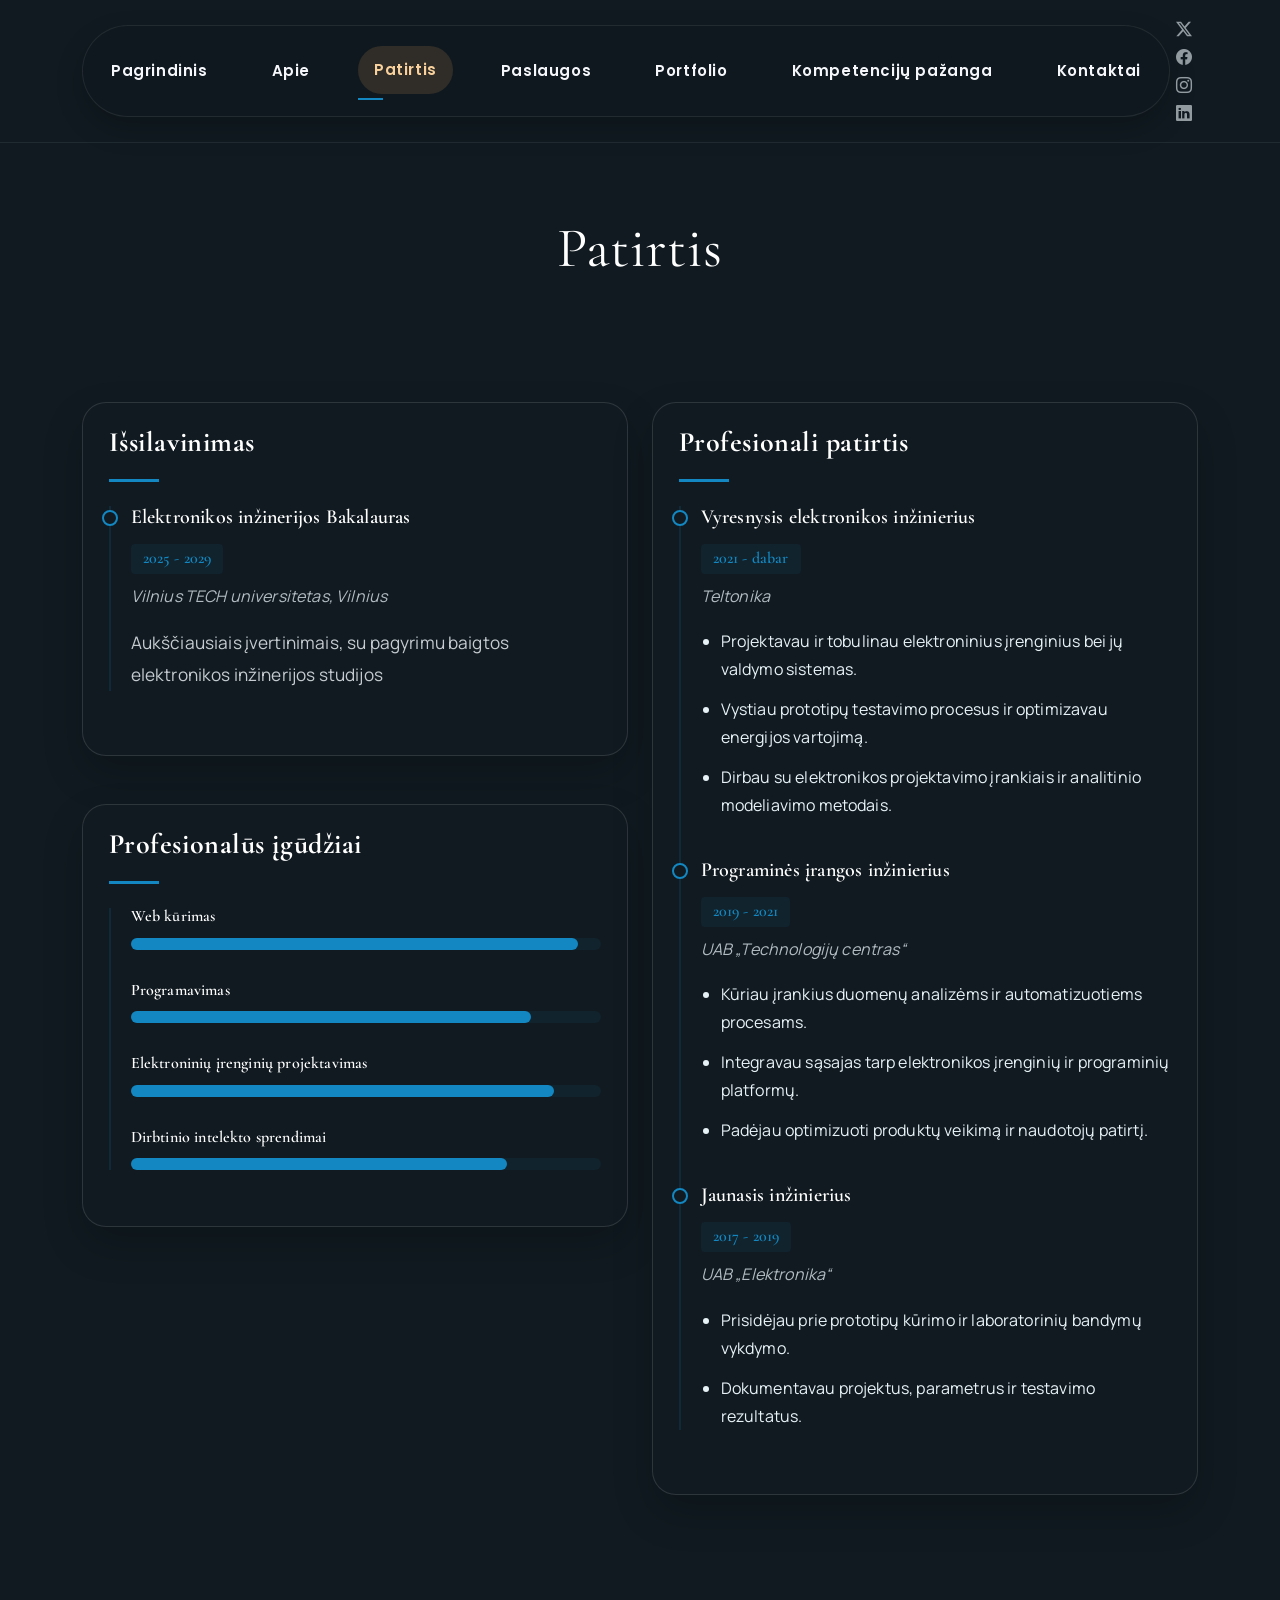
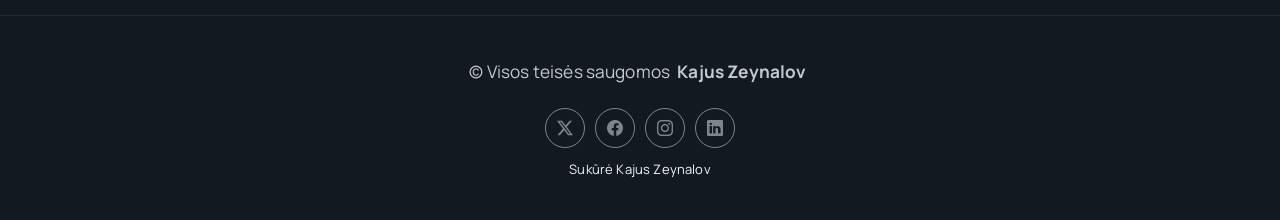
<file: resume.html>
<!DOCTYPE html>
<html lang="lt">

<head>
  <meta charset="utf-8">
  <meta content="width=device-width, initial-scale=1.0" name="viewport">
  <title>Patirtis - Kajus Zeynalov</title>
  <meta name="description" content="">
  <meta name="keywords" content="">

  <!-- Favicons -->
  <link href="assets/img/favicon.png" rel="icon">
  <link href="assets/img/apple-touch-icon.png" rel="apple-touch-icon">

  <!-- Fonts -->
  <link href="https://fonts.googleapis.com" rel="preconnect">
  <link href="https://fonts.gstatic.com" rel="preconnect" crossorigin>
  <link href="https://fonts.googleapis.com/css2?family=Roboto:ital,wght@0,100;0,300;0,400;0,500;0,700;0,900;1,100;1,300;1,400;1,500;1,700;1,900&family=Poppins:ital,wght@0,100;0,200;0,300;0,400;0,500;0,600;0,700;0,800;0,900;1,100;1,200;1,300;1,400;1,500;1,600;1,700;1,800;1,900&family=Raleway:ital,wght@0,100;0,200;0,300;0,400;0,500;0,600;0,700;0,800;0,900;1,100;1,200;1,300;1,400;1,500;1,600;1,700;1,800;1,900&display=swap" rel="stylesheet">

  <!-- Vendor CSS Files -->
  <link href="assets/vendor/bootstrap/css/bootstrap.min.css" rel="stylesheet">
  <link href="assets/vendor/bootstrap-icons/bootstrap-icons.css" rel="stylesheet">
  <link href="assets/vendor/aos/aos.css" rel="stylesheet">
  <link href="assets/vendor/swiper/swiper-bundle.min.css" rel="stylesheet">
  <link href="assets/vendor/glightbox/css/glightbox.min.css" rel="stylesheet">

  <!-- Main CSS File -->
  <link href="assets/css/main.css" rel="stylesheet">

  <!-- Custom CSS File -->
  <link href="assets/css/custom.css" rel="stylesheet">

  <!-- =======================================================
  * Svetainės tema: Kajus Zeynalov
  * Asmeninis CV ir portfolio puslapis
  * Sukurta pritaikant Bootstrap šabloną
  ======================================================== -->
</head>

<body class="resume-page">

  <header id="header" class="header d-flex align-items-center light-background sticky-top">
    <div class="container position-relative d-flex align-items-center justify-content-between">

      <!-- <a href="index.html" class="logo d-flex align-items-center me-auto me-xl-0">
      <img src="assets/img/logo.webp" alt="Kajaus Zeynalovo svetainės logotipas">
      <h1 class="sitename">Kajus Zeynalov</h1> 
    </a> -->

      <nav id="navmenu" class="navmenu">
        <ul>
          <li><a href="index.html">Pagrindinis</a></li>
          <li><a href="about.html">Apie</a></li>
          <li><a href="resume.html" class="active">Patirtis</a></li>
          <li><a href="services.html">Paslaugos</a></li>
          <li><a href="portfolio.html">Portfolio</a></li>
          <li><a href="index.html#kompetenciju-pazanga">Kompetencijų pažanga</a></li>
          <li><a href="contact.html">Kontaktai</a></li>
        </ul>
        <i class="mobile-nav-toggle d-xl-none bi bi-list"></i>
      </nav>

      <div class="header-social-links">
        <a href="#" class="twitter"><i class="bi bi-twitter-x"></i></a>
        <a href="#" class="facebook"><i class="bi bi-facebook"></i></a>
        <a href="#" class="instagram"><i class="bi bi-instagram"></i></a>
        <a href="#" class="linkedin"><i class="bi bi-linkedin"></i></a>
      </div>

    </div>
  </header>

  <main class="main">

    <!-- Resume Section -->
    <section id="resume" class="resume section">

      <!-- Section Title -->
      <div class="container section-title" data-aos="fade-up">
        <h2>Patirtis</h2>
      </div><!-- End Section Title -->

      <div class="container" data-aos="fade-up" data-aos-delay="100">

        <div class="row">
          <div class="col-lg-6">

            <!-- Education Section -->
            <div class="resume-item" data-aos="fade-up">
              <h3 class="resume-title">Išsilavinimas</h3>

              <div class="resume-content">
                <article class="education-item">
                  <h4>Elektronikos inžinerijos Bakalauras</h4>
                  <h5>2025 - 2029</h5>
                  <p class="institution"><em>Vilnius TECH universitetas, Vilnius</em></p>
                  <p>Aukščiausiais įvertinimais, su pagyrimu baigtos elektronikos inžinerijos studijos</p>
                </article>

            
              </div>
            </div><!-- End Education Section -->

            <!-- Professional Skills Section -->
            <div class="resume-item skills-animation" data-aos="fade-up">
              <h3 class="resume-title">Profesionalūs įgūdžiai</h3>

              <div class="resume-content">
                <div class="skill-item">
                  <h4>Web kūrimas</h4>
                  <div class="progress">
                    <div class="progress-bar" role="progressbar" aria-valuenow="95" aria-valuemin="0" aria-valuemax="100"></div>
                  </div>
                </div>

                <div class="skill-item">
                  <h4>Programavimas</h4>
                  <div class="progress">
                    <div class="progress-bar" role="progressbar" aria-valuenow="85" aria-valuemin="0" aria-valuemax="100"></div>
                  </div>
                </div>

                <div class="skill-item">
                  <h4>Elektroninių įrenginių projektavimas</h4>
                  <div class="progress">
                    <div class="progress-bar" role="progressbar" aria-valuenow="90" aria-valuemin="0" aria-valuemax="100"></div>
                  </div>
                </div>

                <div class="skill-item">
                  <h4>Dirbtinio intelekto sprendimai</h4>
                  <div class="progress">
                    <div class="progress-bar" role="progressbar" aria-valuenow="80" aria-valuemin="0" aria-valuemax="100"></div>
                  </div>
                </div>
              </div>
            </div><!-- End Professional Skills Section -->
          </div>

          <div class="col-lg-6">
            <!-- Experience Section -->
            <div class="resume-item" data-aos="fade-up" data-aos-delay="100">
              <h3 class="resume-title">Profesionali patirtis</h3>

              <div class="resume-content">
                <article class="experience-item">
                  <h4>Vyresnysis elektronikos inžinierius</h4>
                  <h5>2021 - dabar</h5>
                  <p class="company"><em>Teltonika</em></p>
                  <ul>
                    <li>Projektavau ir tobulinau elektroninius įrenginius bei jų valdymo sistemas.</li>
                    <li>Vystiau prototipų testavimo procesus ir optimizavau energijos vartojimą.</li>
                    <li>Dirbau su elektronikos projektavimo įrankiais ir analitinio modeliavimo metodais.</li>
                  </ul>
                </article>

                <article class="experience-item">
                  <h4>Programinės įrangos inžinierius</h4>
                  <h5>2019 - 2021</h5>
                  <p class="company"><em>UAB „Technologijų centras“</em></p>
                  <ul>
                    <li>Kūriau įrankius duomenų analizėms ir automatizuotiems procesams.</li>
                    <li>Integravau sąsajas tarp elektronikos įrenginių ir programinių platformų.</li>
                    <li>Padėjau optimizuoti produktų veikimą ir naudotojų patirtį.</li>
                  </ul>
                </article>

                <article class="experience-item">
                  <h4>Jaunasis inžinierius</h4>
                  <h5>2017 - 2019</h5>
                  <p class="company"><em>UAB „Elektronika“</em></p>
                  <ul>
                    <li>Prisidėjau prie prototipų kūrimo ir laboratorinių bandymų vykdymo.</li>
                    <li>Dokumentavau projektus, parametrus ir testavimo rezultatus.</li>
                  </ul>
                </article>
              </div>
            </div><!-- End Experience Section -->
          </div>
        </div>

      </div>

    </section><!-- /Resume Section -->

  </main>

  <footer id="footer" class="footer">

    <div class="container">
      <div class="copyright text-center ">
        <p>© <span>Visos teisės saugomos</span> <strong class="px-1 sitename">Kajus Zeynalov</strong></p>
      </div>
      <div class="social-links d-flex justify-content-center">
        <a href=""><i class="bi bi-twitter-x"></i></a>
        <a href=""><i class="bi bi-facebook"></i></a>
        <a href=""><i class="bi bi-instagram"></i></a>
        <a href=""><i class="bi bi-linkedin"></i></a>
      </div>
      <div class="credits">
        Sukūrė <a href="https://www.linkedin.com/">Kajus Zeynalov</a>
      </div>
    </div>

  </footer>

  <!-- Scroll Top -->
  <a href="#" id="scroll-top" class="scroll-top d-flex align-items-center justify-content-center"><i class="bi bi-arrow-up-short"></i></a>

  <!-- Preloader -->
  <div id="preloader"></div>

  <!-- Vendor JS Files -->
  <script src="assets/vendor/bootstrap/js/bootstrap.bundle.min.js"></script>
  <script src="assets/vendor/php-email-form/validate.js"></script>
  <script src="assets/vendor/aos/aos.js"></script>
  <script src="assets/vendor/typed.js/typed.umd.js"></script>
  <script src="assets/vendor/waypoints/noframework.waypoints.js"></script>
  <script src="assets/vendor/purecounter/purecounter_vanilla.js"></script>
  <script src="assets/vendor/swiper/swiper-bundle.min.js"></script>
  <script src="assets/vendor/imagesloaded/imagesloaded.pkgd.min.js"></script>
  <script src="assets/vendor/isotope-layout/isotope.pkgd.min.js"></script>
  <script src="assets/vendor/glightbox/js/glightbox.min.js"></script>

  <!-- Main JS File -->
  <script src="assets/js/main.js"></script>
  <!-- Custom JS File -->
  <script src="assets/js/custom.js"></script>

</body>

</html>
</file>
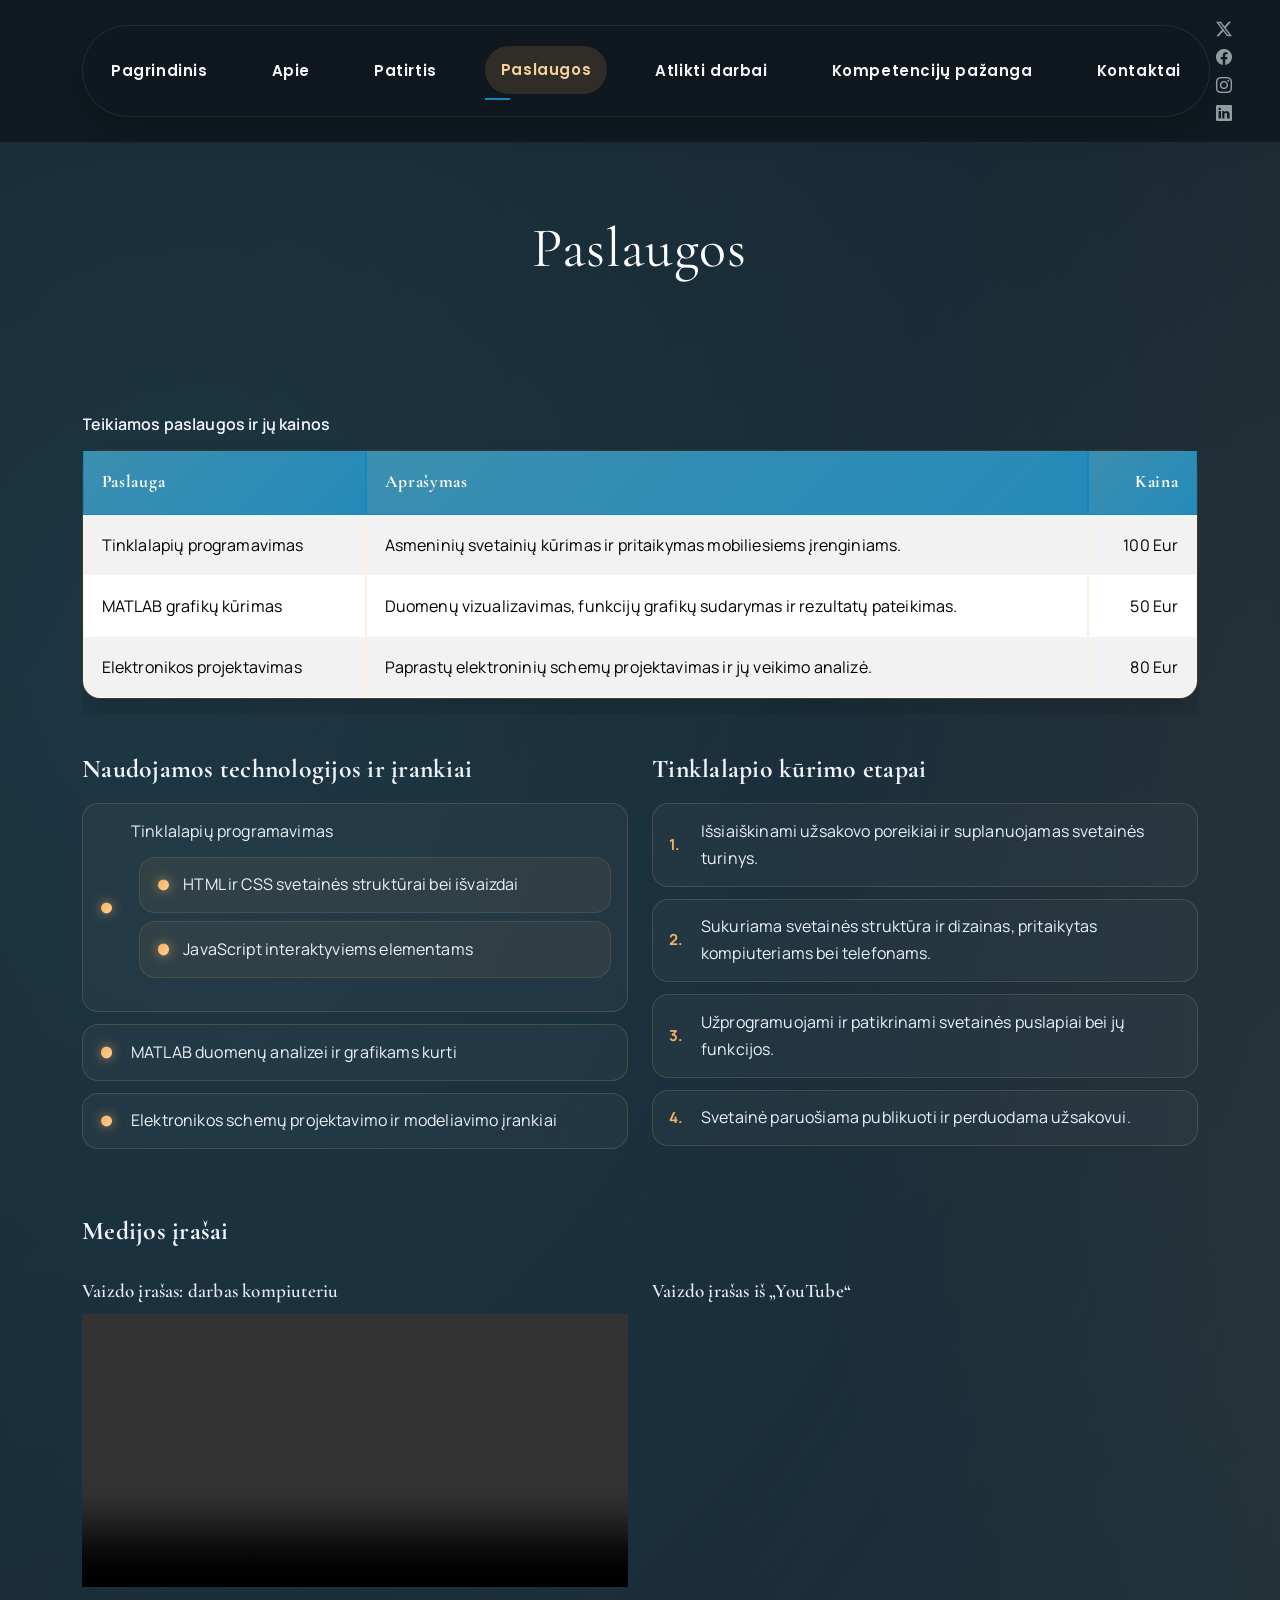
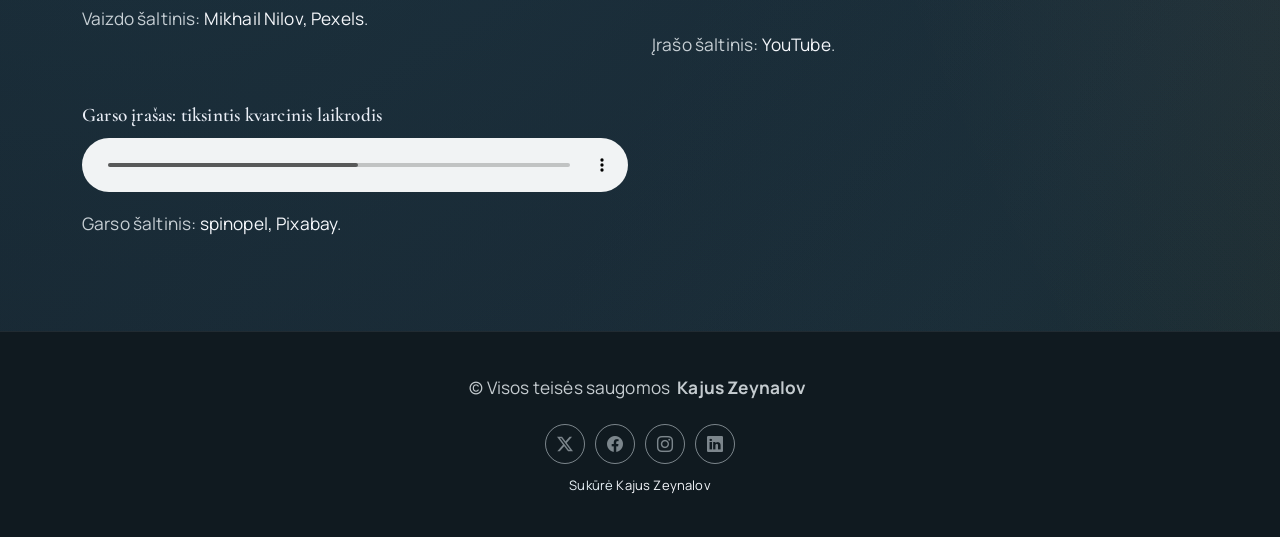
<file: services.html>
<!DOCTYPE html>
<html lang="lt">

<head>
  <meta charset="utf-8">
  <meta content="width=device-width, initial-scale=1.0" name="viewport">
  <title>Paslaugos | Kajus Zeynalov</title>
  <meta name="description" content="Kajaus Zeynalovo teikiamos programavimo ir elektronikos paslaugos.">
  <meta name="keywords" content="">

  <!-- Favicons -->
  <link href="assets/img/favicon.png" rel="icon">
  <link href="assets/img/apple-touch-icon.png" rel="apple-touch-icon">

  <!-- Fonts -->
  <link href="https://fonts.googleapis.com" rel="preconnect">
  <link href="https://fonts.gstatic.com" rel="preconnect" crossorigin>
  <link href="https://fonts.googleapis.com/css2?family=Roboto:ital,wght@0,100;0,300;0,400;0,500;0,700;0,900;1,100;1,300;1,400;1,500;1,700;1,900&family=Poppins:ital,wght@0,100;0,200;0,300;0,400;0,500;0,600;0,700;0,800;0,900;1,100;1,200;1,300;1,400;1,500;1,600;1,700;1,800;1,900&family=Raleway:ital,wght@0,100;0,200;0,300;0,400;0,500;0,600;0,700;0,800;0,900;1,100;1,200;1,300;1,400;1,500;1,600;1,700;1,800;1,900&display=swap" rel="stylesheet">

  <!-- Vendor CSS Files -->
  <link href="assets/vendor/bootstrap/css/bootstrap.min.css" rel="stylesheet">
  <link href="assets/vendor/bootstrap-icons/bootstrap-icons.css" rel="stylesheet">
  <link href="assets/vendor/aos/aos.css" rel="stylesheet">
  <link href="assets/vendor/swiper/swiper-bundle.min.css" rel="stylesheet">
  <link href="assets/vendor/glightbox/css/glightbox.min.css" rel="stylesheet">

  <!-- Main CSS File -->
  <link href="assets/css/main.css" rel="stylesheet">

  <!-- Custom CSS File -->
  <link href="assets/css/custom.css" rel="stylesheet">

  <!-- =======================================================
  * Svetainės tema: Kajus Zeynalov
  * Asmeninis CV ir portfolio puslapis
  * Sukurta pritaikant Bootstrap šabloną
  ======================================================== -->
</head>

<body class="services-page">

  <header id="header" class="header d-flex align-items-center light-background sticky-top">
    <div class="container position-relative d-flex align-items-center justify-content-between">

      <!-- <a href="index.html" class="logo d-flex align-items-center me-auto me-xl-0">
      <img src="assets/img/logo.webp" alt="Kajaus Zeynalovo svetainės logotipas">
      <h1 class="sitename">Kajus Zeynalov</h1> 
    </a> -->

      <nav id="navmenu" class="navmenu">
        <ul>
          <li><a href="index.html">Pagrindinis</a></li>
          <li><a href="about.html">Apie</a></li>
          <li><a href="resume.html">Patirtis</a></li>
          <li><a href="services.html" class="active">Paslaugos</a></li>
          <li><a href="portfolio.html">Atlikti darbai</a></li>
          <li><a href="index.html#kompetenciju-pazanga">Kompetencijų pažanga</a></li>
          <li><a href="contact.html">Kontaktai</a></li>
        </ul>
        <i class="mobile-nav-toggle d-xl-none bi bi-list"></i>
      </nav>

      <div class="header-social-links">
        <a href="#" class="twitter"><i class="bi bi-twitter-x"></i></a>
        <a href="#" class="facebook"><i class="bi bi-facebook"></i></a>
        <a href="#" class="instagram"><i class="bi bi-instagram"></i></a>
        <a href="#" class="linkedin"><i class="bi bi-linkedin"></i></a>
      </div>

    </div>
  </header>

  <main class="main">

    <!-- Services Section -->
    <section id="services" class="services section">

      <!-- Section Title -->
      <div class="container section-title" data-aos="fade-up">
        <h2>Paslaugos</h2>
      </div><!-- End Section Title -->

      <div class="container" data-aos="fade-up" data-aos-delay="100">

        <div class="table-responsive">
          <table class="table table-bordered table-striped table-hover align-middle services-table">
            <caption>Teikiamos paslaugos ir jų kainos</caption>
            <thead>
              <tr>
                <th scope="col">Paslauga</th>
                <th scope="col">Aprašymas</th>
                <th scope="col">Kaina</th>
              </tr>
            </thead>
            <tbody>
              <tr>
                <td>Tinklalapių programavimas</td>
                <td>Asmeninių svetainių kūrimas ir pritaikymas mobiliesiems įrenginiams.</td>
                <td>100 Eur</td>
              </tr>
              <tr>
                <td>MATLAB grafikų kūrimas</td>
                <td>Duomenų vizualizavimas, funkcijų grafikų sudarymas ir rezultatų pateikimas.</td>
                <td>50 Eur</td>
              </tr>
              <tr>
                <td>Elektronikos projektavimas</td>
                <td>Paprastų elektroninių schemų projektavimas ir jų veikimo analizė.</td>
                <td>80 Eur</td>
              </tr>
            </tbody>
          </table>
        </div>

        <div class="row g-4 mt-3">
          <div class="col-lg-6">
            <h3>Naudojamos technologijos ir įrankiai</h3>
            <ul>
              <li>Tinklalapių programavimas
                <ul>
                  <li>HTML ir CSS svetainės struktūrai bei išvaizdai</li>
                  <li>JavaScript interaktyviems elementams</li>
                </ul>
              </li>
              <li>MATLAB duomenų analizei ir grafikams kurti</li>
              <li>Elektronikos schemų projektavimo ir modeliavimo įrankiai</li>
            </ul>
          </div>
          <div class="col-lg-6">
            <h3>Tinklalapio kūrimo etapai</h3>
            <ol>
              <li>Išsiaiškinami užsakovo poreikiai ir suplanuojamas svetainės turinys.</li>
              <li>Sukuriama svetainės struktūra ir dizainas, pritaikytas kompiuteriams bei telefonams.</li>
              <li>Užprogramuojami ir patikrinami svetainės puslapiai bei jų funkcijos.</li>
              <li>Svetainė paruošiama publikuoti ir perduodama užsakovui.</li>
            </ol>
          </div>
        </div>

        <div class="row g-4 mt-4">
          <div class="col-12">
            <h3>Medijos įrašai</h3>
          </div>
          <div class="col-lg-6">
            <h4>Vaizdo įrašas: darbas kompiuteriu</h4>
            <video class="w-100" controls preload="metadata">
              <source src="assets/media/keyboard-typing.mp4" type="video/mp4">
              Jūsų naršyklė nepalaiko vaizdo įrašo.
            </video>
            <p class="mt-2">Vaizdo šaltinis: <a href="https://www.pexels.com/video/person-is-typing-using-computer-keyboard-7534244/" target="_blank" rel="noopener noreferrer">Mikhail Nilov, Pexels</a>.</p>
          </div>
          <div class="col-lg-6">
            <h4>Vaizdo įrašas iš „YouTube“</h4>
            <div class="ratio ratio-16x9">
              <iframe
                src="https://www.youtube.com/embed/BoUVlhtqjAw"
                title="YouTube vaizdo įrašas"
                loading="lazy"
                allow="accelerometer; autoplay; clipboard-write; encrypted-media; gyroscope; picture-in-picture; web-share"
                referrerpolicy="strict-origin-when-cross-origin"
                allowfullscreen></iframe>
            </div>
            <p class="mt-2">Įrašo šaltinis: <a href="https://www.youtube.com/watch?v=BoUVlhtqjAw" target="_blank" rel="noopener noreferrer">YouTube</a>.</p>
          </div>
          <div class="col-lg-6">
            <h4>Garso įrašas: tiksintis kvarcinis laikrodis</h4>
            <audio class="w-100" controls preload="metadata">
              <source src="assets/media/quartz-clock-ticking.mp3" type="audio/mpeg">
              Jūsų naršyklė nepalaiko garso įrašo.
            </audio>
            <p class="mt-2">Garso šaltinis: <a href="https://pixabay.com/sound-effects/quartz-clock-ticking-one-minute-253102/" target="_blank" rel="noopener noreferrer">spinopel, Pixabay</a>.</p>
          </div>
        </div>

      </div>

    </section><!-- /Services Section -->

  </main>

  <footer id="footer" class="footer">

    <div class="container">
      <div class="copyright text-center ">
        <p>© <span>Visos teisės saugomos</span> <strong class="px-1 sitename">Kajus Zeynalov</strong></p>
      </div>
      <div class="social-links d-flex justify-content-center">
        <a href=""><i class="bi bi-twitter-x"></i></a>
        <a href=""><i class="bi bi-facebook"></i></a>
        <a href=""><i class="bi bi-instagram"></i></a>
        <a href=""><i class="bi bi-linkedin"></i></a>
      </div>
      <div class="credits">
        Sukūrė <a href="https://www.linkedin.com/">Kajus Zeynalov</a>
      </div>
    </div>

  </footer>

  <!-- Scroll Top -->
  <a href="#" id="scroll-top" class="scroll-top d-flex align-items-center justify-content-center"><i class="bi bi-arrow-up-short"></i></a>

  <!-- Preloader -->
  <div id="preloader"></div>

  <!-- Vendor JS Files -->
  <script src="assets/vendor/bootstrap/js/bootstrap.bundle.min.js"></script>
  <script src="assets/vendor/php-email-form/validate.js"></script>
  <script src="assets/vendor/aos/aos.js"></script>
  <script src="assets/vendor/typed.js/typed.umd.js"></script>
  <script src="assets/vendor/waypoints/noframework.waypoints.js"></script>
  <script src="assets/vendor/purecounter/purecounter_vanilla.js"></script>
  <script src="assets/vendor/swiper/swiper-bundle.min.js"></script>
  <script src="assets/vendor/imagesloaded/imagesloaded.pkgd.min.js"></script>
  <script src="assets/vendor/isotope-layout/isotope.pkgd.min.js"></script>
  <script src="assets/vendor/glightbox/js/glightbox.min.js"></script>

  <!-- Main JS File -->
  <script src="assets/js/main.js"></script>
  <!-- Custom JS File -->
  <script src="assets/js/custom.js"></script>

</body>

</html>
</file>
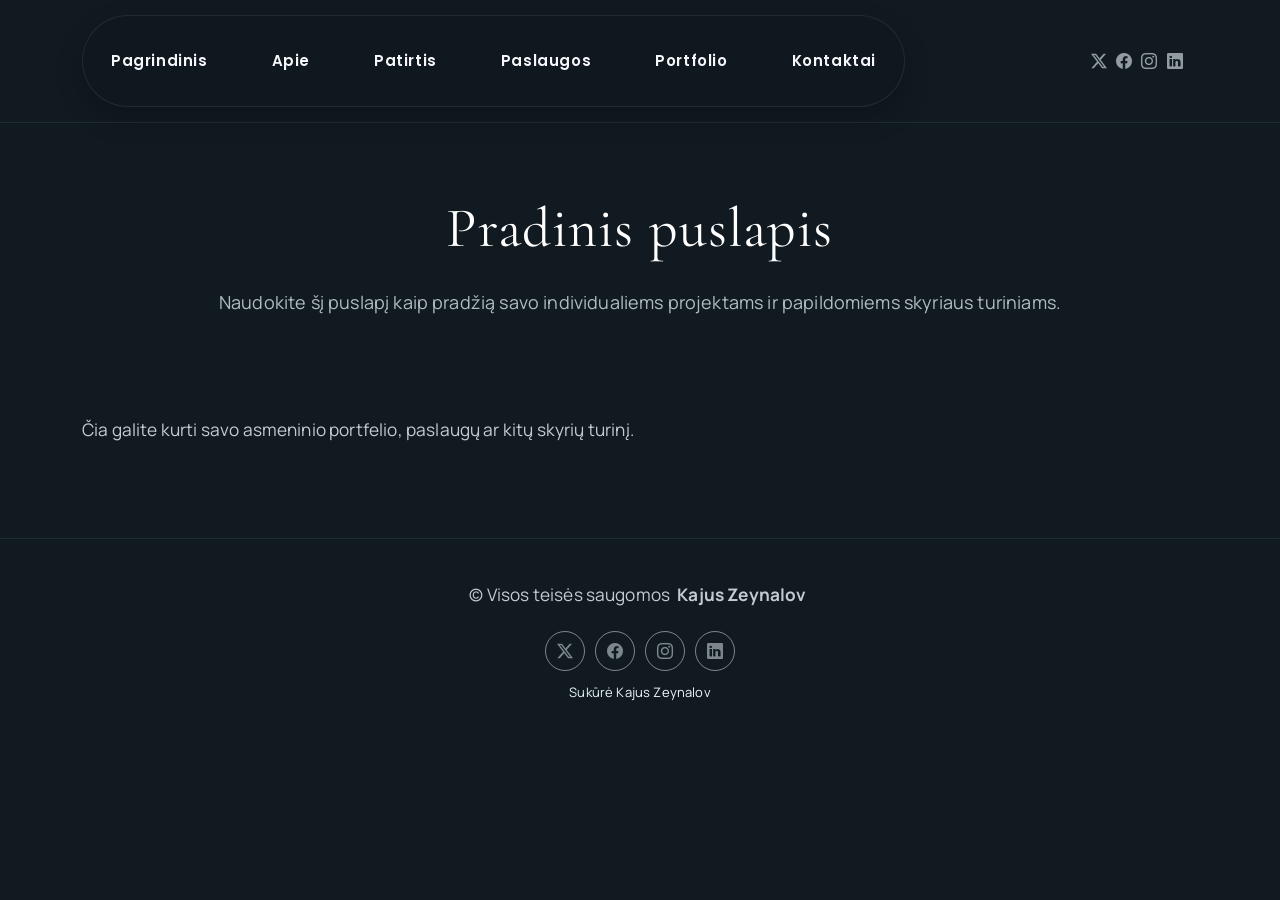
<file: starter-page.html>
<!DOCTYPE html>
<html lang="lt">

<head>
  <meta charset="utf-8">
  <meta content="width=device-width, initial-scale=1.0" name="viewport">
  <title>Pradinis puslapis - Kajus Zeynalov</title>
  <meta name="description" content="">
  <meta name="keywords" content="">

  <!-- Favicons -->
  <link href="assets/img/favicon.png" rel="icon">
  <link href="assets/img/apple-touch-icon.png" rel="apple-touch-icon">

  <!-- Fonts -->
  <link href="https://fonts.googleapis.com" rel="preconnect">
  <link href="https://fonts.gstatic.com" rel="preconnect" crossorigin>
  <link href="https://fonts.googleapis.com/css2?family=Roboto:ital,wght@0,100;0,300;0,400;0,500;0,700;0,900;1,100;1,300;1,400;1,500;1,700;1,900&family=Poppins:ital,wght@0,100;0,200;0,300;0,400;0,500;0,600;0,700;0,800;0,900;1,100;1,200;1,300;1,400;1,500;1,600;1,700;1,800;1,900&family=Raleway:ital,wght@0,100;0,200;0,300;0,400;0,500;0,600;0,700;0,800;0,900;1,100;1,200;1,300;1,400;1,500;1,600;1,700;1,800;1,900&display=swap" rel="stylesheet">

  <!-- Vendor CSS Files -->
  <link href="assets/vendor/bootstrap/css/bootstrap.min.css" rel="stylesheet">
  <link href="assets/vendor/bootstrap-icons/bootstrap-icons.css" rel="stylesheet">
  <link href="assets/vendor/aos/aos.css" rel="stylesheet">
  <link href="assets/vendor/swiper/swiper-bundle.min.css" rel="stylesheet">
  <link href="assets/vendor/glightbox/css/glightbox.min.css" rel="stylesheet">

  <!-- Main CSS File -->
  <link href="assets/css/main.css" rel="stylesheet">

  <!-- Custom CSS File -->
  <link href="assets/css/custom.css" rel="stylesheet">

  <!-- =======================================================
  * Svetainės tema: Kajus Zeynalov
  * Asmeninis CV ir portfolio puslapis
  * Sukurta pritaikant Bootstrap šabloną
  ======================================================== -->
</head>

<body class="starter-page-page">

  <header id="header" class="header d-flex align-items-center light-background sticky-top">
    <div class="container position-relative d-flex align-items-center justify-content-between">

      <!-- <a href="index.html" class="logo d-flex align-items-center me-auto me-xl-0">
      <img src="assets/img/logo.webp" alt="Kajaus Zeynalovo svetainės logotipas">
      <h1 class="sitename">Kajus Zeynalov</h1> 
    </a> -->

      <nav id="navmenu" class="navmenu">
        <ul>
          <li><a href="index.html">Pagrindinis</a></li>
          <li><a href="about.html">Apie</a></li>
          <li><a href="resume.html">Patirtis</a></li>
          <li><a href="services.html">Paslaugos</a></li>
          <li><a href="portfolio.html">Portfolio</a></li>
          <li><a href="contact.html">Kontaktai</a></li>
        </ul>
        <i class="mobile-nav-toggle d-xl-none bi bi-list"></i>
      </nav>

      <div class="header-social-links">
        <a href="#" class="twitter"><i class="bi bi-twitter-x"></i></a>
        <a href="#" class="facebook"><i class="bi bi-facebook"></i></a>
        <a href="#" class="instagram"><i class="bi bi-instagram"></i></a>
        <a href="#" class="linkedin"><i class="bi bi-linkedin"></i></a>
      </div>

    </div>
  </header>

  <main class="main">

    <!-- Starter Section Section -->
    <section id="starter-section" class="starter-section section">

      <!-- Section Title -->
      <div class="container section-title" data-aos="fade-up">
        <h2>Pradinis puslapis</h2>
        <p>Naudokite šį puslapį kaip pradžią savo individualiems projektams ir papildomiems skyriaus turiniams.</p>
      </div><!-- End Section Title -->

      <div class="container" data-aos="fade-up">
        <p>Čia galite kurti savo asmeninio portfelio, paslaugų ar kitų skyrių turinį.</p>
      </div>

    </section><!-- /Starter Section Section -->

  </main>

  <footer id="footer" class="footer">

    <div class="container">
      <div class="copyright text-center ">
        <p>© <span>Visos teisės saugomos</span> <strong class="px-1 sitename">Kajus Zeynalov</strong></p>
      </div>
      <div class="social-links d-flex justify-content-center">
        <a href=""><i class="bi bi-twitter-x"></i></a>
        <a href=""><i class="bi bi-facebook"></i></a>
        <a href=""><i class="bi bi-instagram"></i></a>
        <a href=""><i class="bi bi-linkedin"></i></a>
      </div>
      <div class="credits">
        Sukūrė <a href="https://www.linkedin.com/">Kajus Zeynalov</a>
      </div>
    </div>

  </footer>

  <!-- Scroll Top -->
  <a href="#" id="scroll-top" class="scroll-top d-flex align-items-center justify-content-center"><i class="bi bi-arrow-up-short"></i></a>

  <!-- Preloader -->
  <div id="preloader"></div>

  <!-- Vendor JS Files -->
  <script src="assets/vendor/bootstrap/js/bootstrap.bundle.min.js"></script>
  <script src="assets/vendor/php-email-form/validate.js"></script>
  <script src="assets/vendor/aos/aos.js"></script>
  <script src="assets/vendor/typed.js/typed.umd.js"></script>
  <script src="assets/vendor/waypoints/noframework.waypoints.js"></script>
  <script src="assets/vendor/purecounter/purecounter_vanilla.js"></script>
  <script src="assets/vendor/swiper/swiper-bundle.min.js"></script>
  <script src="assets/vendor/imagesloaded/imagesloaded.pkgd.min.js"></script>
  <script src="assets/vendor/isotope-layout/isotope.pkgd.min.js"></script>
  <script src="assets/vendor/glightbox/js/glightbox.min.js"></script>

  <!-- Main JS File -->
  <script src="assets/js/main.js"></script>
  <!-- Custom JS File -->
  <script src="assets/js/custom.js"></script>

</body>

</html>
</file>
<file: assets/css/custom.css>
@import url('https://fonts.googleapis.com/css2?family=Cormorant+Garamond:wght@400;500;600;700&family=Manrope:wght@400;500;600;700;800&display=swap');

/* Custom typography styles */
:root {
  --custom-body-font: "Manrope", "Segoe UI", sans-serif;
  --custom-heading-font: "Cormorant Garamond", Georgia, serif;
  --custom-body-text: #edf3f7;
  --custom-heading-text: #f5f7fb;
  --custom-accent-text: #f6b25f;
  --custom-muted-text: rgba(237, 243, 247, 0.82);
}

body {
  font-family: var(--custom-body-font);
  line-height: 1.75;
  letter-spacing: 0.01em;
  color: var(--custom-body-text);
}

h1,
h2,
h3,
h4,
h5,
h6 {
  font-family: var(--custom-heading-font);
  font-weight: 700;
  line-height: 1.1;
  letter-spacing: 0.01em;
  margin-bottom: 0.75rem;
  color: var(--custom-heading-text);
}

h1 {
  font-size: clamp(2.8rem, 5vw, 5rem);
  color: #ffffff;
  text-shadow: 0 2px 12px rgba(0, 0, 0, 0.18);
}

h2 {
  font-size: clamp(2.3rem, 3.4vw, 3.6rem);
  color: var(--custom-accent-text);
  font-weight: 600;
}

h3 {
  font-size: clamp(1.6rem, 2vw, 2.4rem);
  color: #f1f5f9;
}

h4,
h5,
h6 {
  font-size: clamp(1.2rem, 1.5vw, 1.8rem);
  color: #e8edf5;
  font-weight: 600;
}

p {
  font-family: var(--custom-body-font);
  font-size: 1.08rem;
  line-height: 1.85;
  color: var(--custom-muted-text);
  margin-bottom: 1.2rem;
}

.hero-content h1,
.section-title h2,
.resume-title,
.about .headline,
.services .service-content h3,
.contact .info-box h3 {
  text-transform: none;
}

.hero-content h1 {
  font-weight: 700;
}

.hero-content h2 {
  font-family: var(--custom-body-font);
  font-size: clamp(1.1rem, 1.5vw, 1.7rem);
  font-weight: 600;
  line-height: 1.6;
  letter-spacing: 0.08em;
  text-transform: uppercase;
  color: rgba(255, 255, 255, 0.8);
}

p,
li,
label,
input,
textarea,
button,
span,
a {
  font-family: var(--custom-body-font);
}

.contact-form .form-label {
  margin-bottom: 0.45rem;
  color: var(--custom-heading-text);
  font-weight: 600;
}

.contact-form .rating-fieldset {
  padding: 1.25rem;
  border: 1px solid var(--custom-panel-border);
  border-radius: 0.75rem;
}

.contact-form .rating-fieldset legend {
  width: auto;
  padding: 0 0.5rem;
  font-size: 1rem;
  font-weight: 700;
}

.contact-form .rating-question + .rating-question {
  margin-top: 1.25rem;
}

.contact-form .rating-label {
  display: flex;
  align-items: center;
  justify-content: space-between;
  gap: 1rem;
  margin-bottom: 0.35rem;
}

.contact-form .rating-label output {
  min-width: 2.25rem;
  text-align: center;
  color: var(--custom-accent-text);
  font-weight: 800;
}

.contact-form .form-result {
  display: none;
  padding: 1.25rem;
  border: 1px solid var(--custom-panel-border);
  border-radius: 0.25rem;
  background: #f7f7f7;
  color: #111;
  line-height: 1.65;
  text-align: left;
}

.contact-form .form-result:not(:empty) {
  display: block;
}

.contact-form .form-control.is-invalid,
.contact-form .form-control.is-invalid:focus {
  border-color: #dc3545;
  box-shadow: 0 0 0 0.15rem rgba(220, 53, 69, 0.12);
}

.contact-form .field-feedback {
  min-height: 1.25rem;
  margin-top: 0.35rem;
  color: #dc3545;
  font-size: 0.875rem;
}

.contact-form .form-validation-summary {
  margin: 0 0 0.75rem;
  color: #dc3545;
  font-size: 0.875rem;
  text-align: center;
}

.section-title h2,
.about .headline,
.resume-title,
.services .service-content h3 {
  letter-spacing: 0.02em;
}

.card-title,
.info-box h3,
.service-content h3 {
  font-family: var(--custom-heading-font);
}

/* Custom buttons and links */
.hero .hero-actions .btn,
.btn,
button,
input[type="submit"],
input[type="button"] {
  display: inline-flex;
  align-items: center;
  justify-content: center;
  gap: 0.55rem;
  padding: 0.9rem 1.8rem;
  border-radius: 999px;
  border: 2px solid transparent;
  font-weight: 700;
  letter-spacing: 0.04em;
  text-transform: uppercase;
  text-decoration: none;
  transition: transform 0.25s ease, box-shadow 0.25s ease, background 0.25s ease, border-color 0.25s ease, color 0.25s ease;
  box-shadow: 0 10px 20px rgba(246, 178, 95, 0.18);
}

.hero .hero-actions .btn.btn-primary,
.btn-primary {
  background: linear-gradient(135deg, #f6b25f 0%, #ef8d4d 100%);
  color: #1d2125;
  border-color: #f6b25f;
}

.hero .hero-actions .btn.btn-primary:hover,
.btn-primary:hover {
  transform: translateY(-3px) scale(1.01);
  box-shadow: 0 16px 30px rgba(246, 178, 95, 0.28);
  background: linear-gradient(135deg, #ffc27a 0%, #f69d5b 100%);
}

.hero .hero-actions .btn.btn-primary:active,
.btn-primary:active {
  transform: translateY(0) scale(0.99);
  box-shadow: inset 0 3px 10px rgba(0, 0, 0, 0.16);
}

.hero .hero-actions .btn.btn-outline,
.btn-outline {
  background: rgba(255, 255, 255, 0.04);
  color: #f7f8fa;
  border-color: rgba(255, 255, 255, 0.4);
  box-shadow: 0 10px 20px rgba(255, 255, 255, 0.08);
}

.hero .hero-actions .btn.btn-outline:hover,
.btn-outline:hover {
  transform: translateY(-3px);
  background: rgba(246, 178, 95, 0.12);
  border-color: #f6b25f;
  color: #f9d9a7;
}

.hero .hero-actions .btn.btn-outline:active,
.btn-outline:active {
  transform: translateY(0);
  background: rgba(246, 178, 95, 0.2);
}

.hero .social-links a,
.social-links a,
a:link,
a:visited {
  color: #f5f7fb;
  text-decoration: none;
  transition: color 0.25s ease, transform 0.25s ease, border-color 0.25s ease, background 0.25s ease;
}

.hero .social-links a:hover,
.social-links a:hover,
a:hover {
  color: #f6b25f;
  text-decoration: underline;
  text-underline-offset: 0.2em;
  transform: translateY(-2px);
}

.hero .social-links a:active,
.social-links a:active,
a:active {
  color: #f08f5d;
  transform: translateY(0);
}

.hero .social-links a {
  width: 2.9rem;
  height: 2.9rem;
  border-radius: 50%;
  border: 1px solid rgba(255, 255, 255, 0.18);
  background: rgba(255, 255, 255, 0.04);
  display: inline-flex;
  align-items: center;
  justify-content: center;
  box-shadow: 0 8px 18px rgba(0, 0, 0, 0.14);
}

.hero .social-links a:hover {
  background: rgba(246, 178, 95, 0.12);
  border-color: rgba(246, 178, 95, 0.7);
}

.hero .hero-image .floating-elements .floating-card {
  border: 1px solid rgba(246, 178, 95, 0.25);
  background: rgba(18, 21, 26, 0.82);
}

.hero .hero-image .floating-elements .floating-card i {
  color: #f6b25f;
}

/* Layout spacing and card polish */
:root {
  --custom-panel-bg: rgba(19, 27, 34, 0.72);
  --custom-panel-border: rgba(255, 255, 255, 0.12);
  --custom-card-shadow: 0 18px 40px rgba(0, 0, 0, 0.18);
}

main .section {
  padding-top: 4.5rem;
  padding-bottom: 4.5rem;
}

.section-title,
.about .intro-content,
.resume-item,
.service-item,
.portfolio-card,
.info-box,
.contact-form,
.testimonial-item {
  margin-bottom: 1.75rem;
}

.section-title {
  margin-bottom: 2.25rem;
}

.about .intro-content,
.resume-item,
.service-item,
.portfolio-card,
.info-box,
.contact-form,
.testimonial-item {
  background: var(--custom-panel-bg);
  border: 1px solid var(--custom-panel-border);
  border-radius: 24px;
  box-shadow: var(--custom-card-shadow);
  padding: 1.5rem 1.6rem;
}

.resume-item,
.service-item,
.info-box,
.portfolio-card {
  transition: transform 0.25s ease, box-shadow 0.25s ease, border-color 0.25s ease;
}

.resume-item:hover,
.service-item:hover,
.info-box:hover,
.portfolio-card:hover {
  transform: translateY(-3px);
  box-shadow: 0 22px 44px rgba(0, 0, 0, 0.22);
  border-color: rgba(246, 178, 95, 0.38);
}

/* Custom component refresh: navigation and progress bars */
.navmenu {
  background: rgba(17, 24, 31, 0.75);
  border: 1px solid rgba(255, 255, 255, 0.08);
  border-radius: 999px;
  box-shadow: 0 12px 28px rgba(0, 0, 0, 0.18);
  padding: 0.35rem 0.75rem;
}

.navmenu ul {
  display: flex;
  align-items: center;
  gap: 0.25rem;
  margin: 0;
  padding: 0;
}

.navmenu a {
  display: inline-flex;
  align-items: center;
  justify-content: center;
  padding: 0.7rem 1rem;
  border-radius: 999px;
  font-weight: 600;
  letter-spacing: 0.04em;
  transition: background 0.25s ease, color 0.25s ease, transform 0.25s ease;
}

.navmenu a:hover,
.navmenu a.active {
  background: rgba(246, 178, 95, 0.14);
  color: #f9d19c;
  transform: translateY(-1px);
}

.skills .skill-box .progress {
  background: rgba(255, 255, 255, 0.06);
  border: 1px solid rgba(246, 178, 95, 0.2);
  border-radius: 999px;
  box-shadow: inset 0 2px 6px rgba(0, 0, 0, 0.2);
  height: 10px;
  overflow: hidden;
}

.skills .skill-box .progress .progress-bar {
  background: linear-gradient(90deg, #f6b25f 0%, #ffcf93 100%);
  border-radius: 999px;
  box-shadow: 0 0 14px rgba(246, 178, 95, 0.5);
}

/* List and table styling */
.services ul,
.services ol {
  list-style: none;
  padding-left: 0;
  margin: 1.25rem 0;
  display: grid;
  gap: 0.75rem;
}

.services li {
  position: relative;
  padding: 0.85rem 1rem 0.85rem 3rem;
  background: rgba(255, 255, 255, 0.03);
  border: 1px solid rgba(246, 178, 95, 0.18);
  border-radius: 16px;
  line-height: 1.7;
  color: var(--custom-body-text);
}

.services ul > li::before {
  content: "";
  position: absolute;
  left: 1.1rem;
  top: 50%;
  width: 0.7rem;
  height: 0.7rem;
  border-radius: 50%;
  background: linear-gradient(135deg, #f6b25f 0%, #ffcf93 100%);
  transform: translateY(-50%);
  box-shadow: 0 0 12px rgba(246, 178, 95, 0.7);
}

.services ol {
  counter-reset: ordered-list;
}

.services ol > li {
  counter-increment: ordered-list;
}

.services ol > li::before {
  content: counter(ordered-list) ".";
  position: absolute;
  left: 1rem;
  top: 50%;
  transform: translateY(-50%);
  color: #f6b25f;
  font-weight: 700;
  font-size: 0.95rem;
}

.services ul ul,
.services ul ol,
.services ol ul,
.services ol ol {
  margin-top: 0.75rem;
  padding-left: 0.5rem;
  gap: 0.5rem;
}

.services ul ul > li,
.services ol ul > li {
  background: rgba(246, 178, 95, 0.06);
  border-color: rgba(246, 178, 95, 0.12);
  padding-left: 2.7rem;
}

.services-table {
  width: 100%;
  border-collapse: separate;
  border-spacing: 0;
  overflow: hidden;
  border-radius: 18px;
  border: 1px solid rgba(246, 178, 95, 0.2);
  background: rgba(12, 18, 22, 0.75);
  box-shadow: 0 18px 30px rgba(0, 0, 0, 0.14);
}

.services-table caption {
  caption-side: top;
  text-align: left;
  padding-bottom: 0.75rem;
  font-weight: 600;
  color: var(--custom-heading-text);
}

.services-table th,
.services-table td {
  padding: 1rem 1.1rem;
  border-bottom: 1px solid rgba(255, 255, 255, 0.09);
  text-align: left;
  vertical-align: top;
}

.services-table thead th {
  background: linear-gradient(135deg, rgba(246, 178, 95, 0.18), rgba(246, 178, 95, 0.08));
  color: var(--custom-heading-text);
  font-family: var(--custom-heading-font);
  letter-spacing: 0.04em;
  font-size: 1.1rem;
  font-weight: 700;
}

.services-table tbody tr:nth-child(even) {
  background: rgba(255, 255, 255, 0.02);
}

.services-table tbody tr:hover {
  background: rgba(246, 178, 95, 0.08);
}

.services-table td:last-child,
.services-table th:last-child {
  text-align: right;
}

.services-page .services {
  position: relative;
  isolation: isolate;
  overflow: hidden;
  background: #101820;
}

.services-page .services::before {
  position: absolute;
  z-index: -1;
  inset: -35%;
  background:
    radial-gradient(ellipse at 18% 25%, rgba(55, 116, 139, 0.3), transparent 42%),
    radial-gradient(ellipse at 82% 32%, rgba(246, 178, 95, 0.17), transparent 38%),
    radial-gradient(ellipse at 62% 82%, rgba(42, 91, 87, 0.28), transparent 44%),
    linear-gradient(125deg, #101820 10%, #182631 48%, #17221f 75%, #101820 100%);
  background-size: 150% 150%;
  content: "";
  animation: services-gradient-drift 22s ease-in-out infinite alternate;
  pointer-events: none;
}

.services-page .services > .container {
  position: relative;
  z-index: 1;
}

.about-shapes {
  position: relative;
  isolation: isolate;
  overflow: hidden;
}

.about-shapes > .container {
  position: relative;
  z-index: 1;
}

.about-decoration {
  position: absolute;
  z-index: -1;
  pointer-events: none;
}

.about-decoration-circle {
  top: 12%;
  right: 8%;
  width: clamp(5rem, 11vw, 9rem);
  aspect-ratio: 1;
  border: 2px solid rgba(246, 178, 95, 0.42);
  border-radius: 50%;
  background: radial-gradient(circle at 35% 35%, rgba(246, 178, 95, 0.15), rgba(246, 178, 95, 0.015) 70%);
  box-shadow: 0 0 44px rgba(246, 178, 95, 0.1);
  animation: about-circle-float 8s ease-in-out infinite;
}

.about-decoration-triangle {
  bottom: 12%;
  left: 7%;
  width: 0;
  height: 0;
  border-right: clamp(2.5rem, 5vw, 4rem) solid transparent;
  border-bottom: clamp(4.5rem, 8vw, 6.5rem) solid rgba(94, 165, 255, 0.17);
  border-left: clamp(2.5rem, 5vw, 4rem) solid transparent;
  filter: drop-shadow(0 8px 18px rgba(94, 165, 255, 0.16));
  animation: about-triangle-drift 10s ease-in-out infinite;
}

@keyframes about-circle-float {
  0%,
  100% {
    transform: translateY(0) scale(1);
  }

  50% {
    transform: translateY(-18px) scale(1.06);
  }
}

@keyframes about-triangle-drift {
  0%,
  100% {
    transform: translateY(0) rotate(-8deg);
  }

  50% {
    transform: translateY(14px) rotate(12deg);
  }
}

@media (prefers-reduced-motion: reduce) {
  .about-decoration {
    animation: none;
  }
}

@keyframes services-gradient-drift {
  0% {
    transform: translate3d(-2%, -1%, 0) scale(1);
    background-position: 0% 40%;
  }

  50% {
    transform: translate3d(1%, 2%, 0) scale(1.04);
    background-position: 70% 55%;
  }

  100% {
    transform: translate3d(2%, -1%, 0) scale(1.02);
    background-position: 100% 45%;
  }
}

@media (prefers-reduced-motion: reduce) {
  .services-page .services::before {
    animation: none;
    transform: none;
  }
}

.about-page .skill-kanban {
  display: grid;
  grid-template-columns: repeat(3, minmax(0, 1fr));
  gap: 1.5rem;
  margin-top: 1.5rem;
}

.about-page .kanban-column {
  padding: 1.25rem;
  border: 1px solid rgba(246, 178, 95, 0.2);
  border-radius: 22px;
  background: rgba(17, 24, 31, 0.75);
  box-shadow: 0 18px 30px rgba(0, 0, 0, 0.12);
}

.about-page .kanban-column h3 {
  margin-bottom: 1.1rem;
  color: var(--custom-heading-text);
  text-align: center;
  font-size: clamp(1.5rem, 2vw, 2rem);
}

.about-page .skill-card {
  display: flex;
  flex-direction: column;
  gap: 0.8rem;
  margin-bottom: 1rem;
  padding: 1rem 1rem 0.9rem;
  border: 1px solid rgba(255, 255, 255, 0.12);
  border-radius: 18px;
  background: rgba(255, 255, 255, 0.04);
}

.about-page .skill-card-plan {
  border-left: 4px solid #f6b25f;
}

.about-page .skill-card-learn {
  border-left: 4px solid #5ea5ff;
}

.about-page .skill-card-done {
  border-left: 4px solid #6fd49a;
}

.about-page .skill-name {
  margin: 0;
  color: var(--custom-heading-text);
  font-family: var(--custom-body-font);
  font-size: 1rem;
  font-weight: 700;
  line-height: 1.4;
}

.about-page .skill-status {
  display: inline-flex;
  align-items: center;
  justify-content: center;
  padding: 0.35rem 0.6rem;
  border-radius: 999px;
  background: rgba(255, 255, 255, 0.08);
  color: var(--custom-body-text);
  font-size: 0.72rem;
  font-weight: 700;
  letter-spacing: 0.04em;
  text-transform: uppercase;
}

.about-page .skill-card-plan .skill-status {
  background: rgba(246, 178, 95, 0.15);
  color: #ffd39b;
}

.about-page .skill-card-learn .skill-status {
  background: rgba(94, 165, 255, 0.15);
  color: #b9d7ff;
}

.about-page .skill-card-done .skill-status {
  background: rgba(111, 212, 154, 0.15);
  color: #b9f3d1;
}

.about-page .skill-topline {
  display: flex;
  align-items: center;
  justify-content: space-between;
  gap: 0.75rem;
}

.about-page .skill-meta {
  display: flex;
  align-items: center;
  justify-content: space-between;
  gap: 0.75rem;
  padding-top: 0.7rem;
  border-top: 1px solid rgba(255, 255, 255, 0.08);
  color: var(--custom-muted-text);
}

.about-page .skill-meta strong {
  color: var(--custom-heading-text);
}

.competence-dashboard {
  display: grid;
  grid-template-columns: minmax(220px, 0.28fr) minmax(0, 1fr);
  overflow: hidden;
  border: 1px solid rgba(246, 178, 95, 0.22);
  border-radius: 26px;
  background: linear-gradient(145deg, rgba(18, 26, 33, 0.98), rgba(11, 16, 21, 0.98));
  box-shadow: 0 24px 54px rgba(0, 0, 0, 0.24);
}

.dashboard-summary {
  display: flex;
  flex-direction: column;
  gap: 1rem;
  padding: 1.4rem;
  border-right: 1px solid rgba(255, 255, 255, 0.09);
  background: linear-gradient(180deg, rgba(246, 178, 95, 0.06), rgba(255, 255, 255, 0.015));
}

.dashboard-level {
  padding: 0.25rem 0.15rem 0.75rem;
  border-bottom: 1px solid rgba(255, 255, 255, 0.1);
}

.summary-label,
.summary-highlight small {
  display: block;
  color: var(--custom-muted-text);
  font-size: 0.85rem;
}

.dashboard-level > strong {
  display: block;
  color: var(--custom-heading-text);
  font-size: 2.4rem;
  line-height: 1.1;
}

.dashboard-level > strong small {
  color: #f6b25f;
  font-size: 1rem;
}

.summary-highlight {
  display: flex;
  align-items: center;
  gap: 0.8rem;
  padding: 0.85rem;
  border-radius: 15px;
}

.level-highlight {
  background: rgba(94, 165, 255, 0.12);
}

.rank-highlight {
  background: rgba(111, 212, 154, 0.12);
}

.summary-icon {
  display: grid;
  place-items: center;
  flex: 0 0 2.5rem;
  width: 2.5rem;
  height: 2.5rem;
  border-radius: 12px;
  background: rgba(255, 255, 255, 0.08);
  color: #f6b25f;
  font-size: 1.2rem;
}

.summary-highlight strong {
  display: block;
  color: var(--custom-heading-text);
  font-size: 1.15rem;
  line-height: 1.25;
}

.dashboard-progress {
  padding: 0.9rem 0 0.25rem;
  border-top: 1px solid rgba(255, 255, 255, 0.1);
}

.dashboard-progress .progress-label {
  font-size: 0.88rem;
}

.dashboard-progress > small {
  display: block;
  margin-top: 0.5rem;
  color: var(--custom-muted-text);
}

.dashboard-statistics {
  display: grid;
  gap: 0.65rem;
  padding-top: 0.25rem;
}

.dashboard-statistics > div {
  display: flex;
  align-items: center;
  justify-content: space-between;
  gap: 0.5rem;
  padding-bottom: 0.55rem;
  border-bottom: 1px solid rgba(255, 255, 255, 0.08);
}

.dashboard-statistics span {
  color: var(--custom-muted-text);
  font-size: 0.9rem;
}

.dashboard-statistics span i {
  margin-right: 0.35rem;
  color: #f6b25f;
}

.dashboard-statistics strong {
  color: var(--custom-heading-text);
}

.rank-guide {
  padding-top: 0.25rem;
  color: var(--custom-muted-text);
}

.rank-guide summary {
  color: var(--custom-heading-text);
  cursor: pointer;
  font-size: 0.85rem;
  font-weight: 700;
}

.rank-guide ul {
  display: grid;
  gap: 0.5rem;
  margin: 0.8rem 0 0;
  padding: 0;
  list-style: none;
}

.rank-guide li {
  display: flex;
  justify-content: space-between;
  gap: 0.5rem;
  font-size: 0.75rem;
}

.rank-guide li strong {
  color: var(--custom-heading-text);
  text-align: right;
}

.dashboard-kanban {
  display: grid;
  grid-template-columns: repeat(3, minmax(0, 1fr));
  gap: 0.8rem;
  padding: 1.25rem;
}

.competence-dashboard .kanban-column {
  min-width: 0;
  padding: 0.85rem;
  border: 1px solid rgba(255, 255, 255, 0.09);
  border-radius: 17px;
  background: rgba(255, 255, 255, 0.025);
}

.competence-dashboard .kanban-column h3 {
  display: flex;
  align-items: center;
  justify-content: center;
  gap: 0.5rem;
  min-height: 3rem;
  margin: 0 0 0.85rem;
  padding: 0.6rem 0.35rem;
  border-radius: 12px;
  color: var(--custom-heading-text);
  text-align: center;
  font-family: var(--custom-body-font);
  font-size: clamp(0.9rem, 1.2vw, 1.1rem);
  font-weight: 800;
}

.competence-dashboard .plan-column h3 {
  border-bottom: 3px solid #f6b25f;
  background: rgba(246, 178, 95, 0.1);
}

.competence-dashboard .learn-column h3 {
  border-bottom: 3px solid #5ea5ff;
  background: rgba(94, 165, 255, 0.1);
}

.competence-dashboard .done-column h3 {
  border-bottom: 3px solid #6fd49a;
  background: rgba(111, 212, 154, 0.1);
}

.competence-dashboard .skill-card {
  align-items: flex-start;
  min-height: 8.5rem;
  border-radius: 18px;
  padding: 0.9rem;
  margin-bottom: 0.75rem;
  border: 1px solid rgba(255, 255, 255, 0.12);
  background: linear-gradient(145deg, rgba(255, 255, 255, 0.065), rgba(255, 255, 255, 0.025));
  box-shadow: 0 8px 18px rgba(0, 0, 0, 0.13);
  transition: transform 0.2s ease, border-color 0.2s ease, box-shadow 0.2s ease;
}

.competence-dashboard .skill-card:hover {
  transform: translateY(-2px);
  box-shadow: 0 12px 24px rgba(0, 0, 0, 0.2);
}

.competence-dashboard .skill-card-plan {
  border-top: 3px solid #f6b25f;
}

.competence-dashboard .skill-card-learn {
  border-top: 3px solid #5ea5ff;
}

.competence-dashboard .skill-card-done {
  border-top: 3px solid #6fd49a;
}

.competence-dashboard .skill-name {
  margin: 0;
  font-family: var(--custom-body-font);
  font-size: 1rem;
  line-height: 1.4;
  font-weight: 700;
  color: var(--custom-heading-text);
}

.competence-dashboard .skill-status {
  display: inline-flex;
  align-items: center;
  margin-top: 0.55rem;
  padding: 0.3rem 0.55rem;
  border-radius: 999px;
  font-size: 0.68rem;
  font-weight: 700;
  background: rgba(255, 255, 255, 0.08);
  color: var(--custom-body-text);
}

.competence-dashboard .skill-status-control {
  display: flex;
  align-items: center;
  flex-wrap: wrap;
  gap: 0.35rem;
  width: 100%;
  margin-top: 0.55rem;
  color: var(--custom-muted-text);
  font-size: 0.78rem;
}

.competence-dashboard .skill-status-select {
  min-width: 0;
  max-width: 100%;
  border: 1px solid rgba(255, 255, 255, 0.16);
  border-radius: 999px;
  padding: 0.35rem 1.7rem 0.35rem 0.55rem;
  background: rgba(255, 255, 255, 0.08);
  color: var(--custom-heading-text);
  font: inherit;
  cursor: pointer;
}

.competence-dashboard .skill-card-plan .skill-status {
  background: rgba(246, 178, 95, 0.15);
  color: #ffd39b;
}

.competence-dashboard .skill-card-learn .skill-status {
  background: rgba(94, 165, 255, 0.15);
  color: #b9d7ff;
}

.competence-dashboard .skill-card-done .skill-status {
  background: rgba(111, 212, 154, 0.15);
  color: #b9f3d1;
}

.competence-dashboard .skill-xp {
  display: block;
  width: max-content;
  margin-top: 0.5rem;
  padding: 0.2rem 0.5rem;
  border-radius: 999px;
  background: rgba(255, 255, 255, 0.08);
  color: var(--custom-muted-text);
  font-size: 0.75rem;
}

.competence-dashboard .skill-xp strong {
  color: var(--custom-heading-text);
}

.skill-total {
  display: flex;
  justify-content: space-between;
  align-items: center;
  gap: 1rem;
  margin-top: 1.5rem;
  padding: 1rem 1.25rem;
  background: rgba(246, 178, 95, 0.08);
  border: 1px solid rgba(246, 178, 95, 0.22);
  border-radius: 16px;
  color: var(--custom-heading-text);
  font-size: 1.05rem;
}

.skill-total strong {
  color: #f6b25f;
}

.skill-progress {
  width: 100%;
  height: 0.7rem;
  border-radius: 999px;
  background: rgba(255, 255, 255, 0.06);
  overflow: hidden;
  border: 1px solid rgba(255, 255, 255, 0.08);
}

.skill-progress span {
  display: block;
  height: 100%;
  border-radius: inherit;
  background: linear-gradient(90deg, #f6b25f 0%, #ffcf93 100%);
  box-shadow: 0 0 10px rgba(246, 178, 95, 0.45);
}

.progress-label {
  display: flex;
  justify-content: space-between;
  gap: 1rem;
  font-weight: 700;
  color: var(--custom-heading-text);
  margin-bottom: 0.8rem;
}

.progress-bar-track {
  width: 100%;
  height: 1rem;
  background: rgba(255, 255, 255, 0.06);
  border-radius: 999px;
  overflow: hidden;
  border: 1px solid rgba(255, 255, 255, 0.08);
}

.progress-fill {
  display: block;
  height: 100%;
  border-radius: inherit;
  background: linear-gradient(90deg, #f6b25f 0%, #ffcf93 100%);
  box-shadow: 0 0 10px rgba(246, 178, 95, 0.5);
}

.module {
  background: linear-gradient(180deg, rgba(15, 23, 30, 0.55), rgba(12, 18, 22, 0.9));
}

.module-grid {
  display: grid;
  grid-template-columns: repeat(3, minmax(0, 1fr));
  gap: 1.5rem;
  margin-top: 1.25rem;
}

.module-card,
.module-summary {
  background: rgba(255, 255, 255, 0.03);
  border: 1px solid rgba(246, 178, 95, 0.2);
  border-radius: 22px;
  padding: 1.6rem;
  box-shadow: 0 18px 30px rgba(0, 0, 0, 0.12);
}

.module-card {
  position: relative;
}

.module-badge {
  display: inline-flex;
  align-items: center;
  justify-content: center;
  width: 2.6rem;
  height: 2.6rem;
  border-radius: 50%;
  background: linear-gradient(135deg, #f6b25f 0%, #e38d5b 100%);
  color: #1d2125;
  font-weight: 800;
  margin-bottom: 1rem;
}

.module-card h3,
.module-summary h3 {
  margin-bottom: 0.8rem;
}

.module-summary {
  margin-top: 1.75rem;
}

.module-summary ul {
  margin: 0;
  padding-left: 1.2rem;
  color: var(--custom-muted-text);
}

.module-summary li + li {
  margin-top: 0.65rem;
}

@media (max-width: 768px) {
  main .section {
    padding-top: 3.5rem;
    padding-bottom: 3.5rem;
  }

  .about .intro-content,
  .resume-item,
  .service-item,
  .portfolio-card,
  .info-box,
  .contact-form,
  .testimonial-item {
    padding: 1.2rem 1.1rem;
    border-radius: 18px;
  }

  .services li {
    padding-left: 2.4rem;
  }

  .services-table th,
  .services-table td {
    padding: 0.75rem 0.7rem;
    font-size: 0.92rem;
  }

  .module-grid {
    grid-template-columns: 1fr;
  }

  .about-page .skill-kanban,
  .dashboard-kanban {
    grid-template-columns: 1fr;
  }

  .competence-dashboard {
    grid-template-columns: minmax(0, 1fr);
  }

  .dashboard-summary {
    border-right: 0;
    border-bottom: 1px solid rgba(255, 255, 255, 0.09);
  }
}

@media (min-width: 769px) and (max-width: 1050px) {
  .competence-dashboard {
    grid-template-columns: minmax(210px, 0.32fr) minmax(0, 1fr);
  }

  .dashboard-kanban {
    gap: 0.5rem;
    padding: 0.85rem;
  }

  .competence-dashboard .kanban-column {
    padding: 0.6rem;
  }

  .competence-dashboard .skill-card {
    padding: 0.7rem;
  }
}

@media (max-width: 480px) {
  .competence-dashboard {
    border-radius: 18px;
  }

  .dashboard-summary,
  .dashboard-kanban {
    padding: 1rem;
  }

  .rank-guide li {
    font-size: 0.7rem;
  }
}
</file>
<file: assets/css/main.css>
/**
* Template Name: FolioOne
* Template URL: https://bootstrapmade.com/folioone-bootstrap-portfolio-website-template/
* Updated: Aug 23 2025 with Bootstrap v5.3.7
* Author: BootstrapMade.com
* License: https://bootstrapmade.com/license/
*/

/*--------------------------------------------------------------
# Font & Color Variables
# Help: https://bootstrapmade.com/color-system/
--------------------------------------------------------------*/
/* Fonts */
:root {
  --default-font: "Roboto",  system-ui, -apple-system, "Segoe UI", Roboto, "Helvetica Neue", Arial, "Noto Sans", "Liberation Sans", sans-serif, "Apple Color Emoji", "Segoe UI Emoji", "Segoe UI Symbol", "Noto Color Emoji";
  --heading-font: "Raleway",  sans-serif;
  --nav-font: "Poppins",  sans-serif;
}

/* Global Colors - The following color variables are used throughout the website. Updating them here will change the color scheme of the entire website */
:root { 
  --background-color: #101a20; /* Background color for the entire website, including individual sections */
  --default-color: #e7f2f7; /* Default color used for the majority of the text content across the entire website */
  --heading-color: #ffffff; /* Color for headings, subheadings and title throughout the website */
  --accent-color: #1387c1; /* Accent color that represents your brand on the website. It's used for buttons, links, and other elements that need to stand out */
  --surface-color: #141f26; /* The surface color is used as a background of boxed elements within sections, such as cards, icon boxes, or other elements that require a visual separation from the global background. */
  --contrast-color: #ffffff; /* Contrast color for text, ensuring readability against backgrounds of accent, heading, or default colors. */
}

/* Nav Menu Colors - The following color variables are used specifically for the navigation menu. They are separate from the global colors to allow for more customization options */
:root {
  --nav-color: #ffffff;  /* The default color of the main navmenu links */
  --nav-hover-color: #1387c1; /* Applied to main navmenu links when they are hovered over or active */
  --nav-mobile-background-color: #213642; /* Used as the background color for mobile navigation menu */
  --nav-dropdown-background-color: #051117; /* Used as the background color for dropdown items that appear when hovering over primary navigation items */
  --nav-dropdown-color: #e7f2f7; /* Used for navigation links of the dropdown items in the navigation menu. */
  --nav-dropdown-hover-color: #1387c1; /* Similar to --nav-hover-color, this color is applied to dropdown navigation links when they are hovered over. */
}

/* Color Presets - These classes override global colors when applied to any section or element, providing reuse of the sam color scheme. */

.light-background {
  --background-color: #142027;
  --surface-color: #325264;
}

.dark-background {
  --background-color: #0b1419;
  --default-color: #ffffff;
  --heading-color: #ffffff;
  --surface-color: #252525;
  --contrast-color: #ffffff;
}

/* Smooth scroll */
:root {
  scroll-behavior: smooth;
}

/*--------------------------------------------------------------
# General Styling & Shared Classes
--------------------------------------------------------------*/
body {
  color: var(--default-color);
  background-color: var(--background-color);
  font-family: var(--default-font);
}

a {
  color: var(--accent-color);
  text-decoration: none;
  transition: 0.3s;
}

a:hover {
  color: color-mix(in srgb, var(--accent-color), transparent 25%);
  text-decoration: none;
}

h1,
h2,
h3,
h4,
h5,
h6 {
  color: var(--heading-color);
  font-family: var(--heading-font);
}

/* PHP Email Form Messages
------------------------------*/
.php-email-form .error-message {
  display: none;
  background: #df1529;
  color: #ffffff;
  text-align: left;
  padding: 15px;
  margin-bottom: 24px;
  font-weight: 600;
}

.php-email-form .sent-message {
  display: none;
  color: #ffffff;
  background: #059652;
  text-align: center;
  padding: 15px;
  margin-bottom: 24px;
  font-weight: 600;
}

.php-email-form .loading {
  display: none;
  background: var(--surface-color);
  text-align: center;
  padding: 15px;
  margin-bottom: 24px;
}

.php-email-form .loading:before {
  content: "";
  display: inline-block;
  border-radius: 50%;
  width: 24px;
  height: 24px;
  margin: 0 10px -6px 0;
  border: 3px solid var(--accent-color);
  border-top-color: var(--surface-color);
  animation: php-email-form-loading 1s linear infinite;
}

@keyframes php-email-form-loading {
  0% {
    transform: rotate(0deg);
  }

  100% {
    transform: rotate(360deg);
  }
}

/*--------------------------------------------------------------
# Global Header
--------------------------------------------------------------*/
.header {
  --background-color: rgba(255, 255, 255, 0);
  color: var(--default-color);
  background-color: var(--background-color);
  padding: 15px 0;
  transition: all 0.5s;
  z-index: 997;
  border-bottom: 1px solid color-mix(in srgb, var(--default-color), transparent 92%);
}

.header .logo {
  line-height: 1;
}

.header .logo img {
  max-height: 36px;
  margin-right: 8px;
}

.header .logo h1 {
  font-size: 32px;
  margin: 0;
  font-weight: 400;
  color: var(--heading-color);
}

.header .header-social-links {
  padding-right: 15px;
}

.header .header-social-links a {
  color: color-mix(in srgb, var(--default-color), transparent 40%);
  padding-left: 6px;
  display: inline-block;
  transition: 0.3s;
  font-size: 16px;
}

.header .header-social-links a:hover {
  color: var(--default-color);
}

.header .header-social-links a i {
  line-height: 0px;
}

@media (max-width: 1200px) {
  .header .logo {
    order: 1;
  }

  .header .header-social-links {
    order: 2;
  }

  .header .navmenu {
    order: 3;
  }
}

/* Global Header on Scroll
------------------------------*/
.scrolled .header {
  --background-color: rgba(16, 26, 32, 0.9);
}

/*--------------------------------------------------------------
# Navigation Menu
--------------------------------------------------------------*/
/* Desktop Navigation */
@media (min-width: 1200px) {
  .navmenu {
    padding: 0;
  }

  .navmenu ul {
    margin: 0;
    padding: 0;
    display: flex;
    list-style: none;
    align-items: center;
  }

  .navmenu li {
    position: relative;
  }

  .navmenu>ul>li {
    white-space: nowrap;
    padding: 15px 28px 15px 0;
  }

  .navmenu>ul>li:last-child {
    padding-right: 0;
  }

  .navmenu a,
  .navmenu a:focus {
    color: var(--nav-color);
    font-size: 15px;
    padding: 0 2px;
    font-family: var(--nav-font);
    font-weight: 400;
    display: flex;
    align-items: center;
    justify-content: space-between;
    white-space: nowrap;
    transition: 0.3s;
    position: relative;
  }

  .navmenu a i,
  .navmenu a:focus i {
    font-size: 12px;
    line-height: 0;
    margin-left: 5px;
    transition: 0.3s;
  }

  .navmenu>ul>li>a:before {
    content: "";
    position: absolute;
    height: 2px;
    bottom: -6px;
    left: 0;
    background-color: var(--nav-hover-color);
    visibility: hidden;
    width: 0px;
    transition: all 0.3s ease-in-out 0s;
  }

  .navmenu a:hover:before,
  .navmenu li:hover>a:before,
  .navmenu .active:before {
    visibility: visible;
    width: 25px;
  }

  .navmenu li:hover>a,
  .navmenu .active,
  .navmenu .active:focus {
    color: var(--nav-hover-color);
  }

  .navmenu .dropdown ul {
    margin: 0;
    padding: 10px 0;
    background: var(--nav-dropdown-background-color);
    display: block;
    position: absolute;
    visibility: hidden;
    left: -5px;
    top: 130%;
    opacity: 0;
    transition: 0.3s;
    border-radius: 4px;
    z-index: 99;
    box-shadow: 0px 0px 30px rgba(0, 0, 0, 0.1);
  }

  .navmenu .dropdown ul li {
    min-width: 200px;
  }

  .navmenu .dropdown ul a {
    padding: 10px 20px;
    font-size: 15px;
    text-transform: none;
    color: var(--nav-dropdown-color);
  }

  .navmenu .dropdown ul a i {
    font-size: 12px;
  }

  .navmenu .dropdown ul a:hover,
  .navmenu .dropdown ul .active:hover,
  .navmenu .dropdown ul li:hover>a {
    color: var(--nav-dropdown-hover-color);
  }

  .navmenu .dropdown:hover>ul {
    opacity: 1;
    top: 100%;
    visibility: visible;
  }

  .navmenu .dropdown .dropdown ul {
    top: 0;
    left: -90%;
    visibility: hidden;
  }

  .navmenu .dropdown .dropdown:hover>ul {
    opacity: 1;
    top: 0;
    left: -100%;
    visibility: visible;
  }
}

/* Mobile Navigation */
@media (max-width: 1199px) {
  .mobile-nav-toggle {
    color: var(--nav-color);
    font-size: 28px;
    line-height: 0;
    margin-right: 10px;
    cursor: pointer;
    transition: color 0.3s;
  }

  .navmenu {
    padding: 0;
    z-index: 9997;
  }

  .navmenu ul {
    display: none;
    list-style: none;
    position: absolute;
    inset: 60px 20px 20px 20px;
    padding: 10px 0;
    margin: 0;
    border-radius: 6px;
    background-color: var(--nav-mobile-background-color);
    border: 1px solid color-mix(in srgb, var(--default-color), transparent 90%);
    box-shadow: none;
    overflow-y: auto;
    transition: 0.3s;
    z-index: 9998;
  }

  .navmenu a,
  .navmenu a:focus {
    color: var(--nav-dropdown-color);
    padding: 10px 20px;
    font-family: var(--nav-font);
    font-size: 17px;
    font-weight: 500;
    display: flex;
    align-items: center;
    justify-content: space-between;
    white-space: nowrap;
    transition: 0.3s;
  }

  .navmenu a i,
  .navmenu a:focus i {
    font-size: 12px;
    line-height: 0;
    margin-left: 5px;
    width: 30px;
    height: 30px;
    display: flex;
    align-items: center;
    justify-content: center;
    border-radius: 50%;
    transition: 0.3s;
    background-color: color-mix(in srgb, var(--accent-color), transparent 90%);
  }

  .navmenu a i:hover,
  .navmenu a:focus i:hover {
    background-color: var(--accent-color);
    color: var(--contrast-color);
  }

  .navmenu a:hover,
  .navmenu .active,
  .navmenu .active:focus {
    color: var(--nav-dropdown-hover-color);
  }

  .navmenu .active i,
  .navmenu .active:focus i {
    background-color: var(--accent-color);
    color: var(--contrast-color);
    transform: rotate(180deg);
  }

  .navmenu .dropdown ul {
    position: static;
    display: none;
    z-index: 99;
    padding: 10px 0;
    margin: 10px 20px;
    background-color: var(--nav-dropdown-background-color);
    transition: all 0.5s ease-in-out;
  }

  .navmenu .dropdown ul ul {
    background-color: rgba(33, 37, 41, 0.1);
  }

  .navmenu .dropdown>.dropdown-active {
    display: block;
    background-color: rgba(33, 37, 41, 0.03);
  }

  .mobile-nav-active {
    overflow: hidden;
  }

  .mobile-nav-active .mobile-nav-toggle {
    color: #fff;
    position: absolute;
    font-size: 32px;
    top: 15px;
    right: 15px;
    margin-right: 0;
    z-index: 9999;
  }

  .mobile-nav-active .navmenu {
    position: fixed;
    overflow: hidden;
    inset: 0;
    background: rgba(33, 37, 41, 0.8);
    transition: 0.3s;
  }

  .mobile-nav-active .navmenu>ul {
    display: block;
  }
}

/*--------------------------------------------------------------
# Global Footer
--------------------------------------------------------------*/
.footer {
  color: var(--default-color);
  background-color: var(--background-color);
  font-size: 14px;
  padding: 40px 0;
  position: relative;
  border-top: 1px solid color-mix(in srgb, var(--default-color), transparent 92%);
}

.footer .copyright p {
  margin-bottom: 0;
}

.footer .social-links {
  margin-top: 20px;
}

.footer .social-links a {
  display: flex;
  align-items: center;
  justify-content: center;
  width: 40px;
  height: 40px;
  border-radius: 50%;
  border: 1px solid color-mix(in srgb, var(--default-color), transparent 50%);
  font-size: 16px;
  color: color-mix(in srgb, var(--default-color), transparent 50%);
  margin: 0 5px;
  transition: 0.3s;
}

.footer .social-links a:hover {
  color: var(--accent-color);
  border-color: var(--accent-color);
}

.footer .credits {
  margin-top: 10px;
  font-size: 13px;
  text-align: center;
}

/*--------------------------------------------------------------
# Preloader
--------------------------------------------------------------*/
#preloader {
  position: fixed;
  inset: 0;
  z-index: 9999;
  overflow: hidden;
  background-color: var(--background-color);
  transition: all 0.6s ease-out;
  width: 100%;
  height: 100vh;
}

#preloader:before,
#preloader:after {
  content: "";
  position: absolute;
  border: 4px solid var(--accent-color);
  border-radius: 50%;
  animation: animate-preloader 2s cubic-bezier(0, 0.2, 0.8, 1) infinite;
}

#preloader:after {
  animation-delay: -0.5s;
}

@keyframes animate-preloader {
  0% {
    width: 10px;
    height: 10px;
    top: calc(50% - 5px);
    left: calc(50% - 5px);
    opacity: 1;
  }

  100% {
    width: 72px;
    height: 72px;
    top: calc(50% - 36px);
    left: calc(50% - 36px);
    opacity: 0;
  }
}

/*--------------------------------------------------------------
# Scroll Top Button
--------------------------------------------------------------*/
.scroll-top {
  position: fixed;
  visibility: hidden;
  opacity: 0;
  right: 15px;
  bottom: -15px;
  z-index: 99999;
  background-color: var(--accent-color);
  width: 44px;
  height: 44px;
  border-radius: 50px;
  transition: all 0.4s;
}

.scroll-top i {
  font-size: 24px;
  color: var(--contrast-color);
  line-height: 0;
}

.scroll-top:hover {
  background-color: color-mix(in srgb, var(--accent-color), transparent 20%);
  color: var(--contrast-color);
}

.scroll-top.active {
  visibility: visible;
  opacity: 1;
  bottom: 15px;
}

/*--------------------------------------------------------------
# Disable aos animation delay on mobile devices
--------------------------------------------------------------*/
@media screen and (max-width: 768px) {
  [data-aos-delay] {
    transition-delay: 0 !important;
  }
}

/*--------------------------------------------------------------
# Global Page Titles & Breadcrumbs
--------------------------------------------------------------*/
.page-title {
  color: var(--default-color);
  background-color: var(--background-color);
  position: relative;
}

.page-title .heading {
  padding: 80px 0;
  border-top: 1px solid color-mix(in srgb, var(--default-color), transparent 90%);
}

.page-title .heading h1 {
  font-size: 38px;
  font-weight: 700;
}

.page-title nav {
  background-color: color-mix(in srgb, var(--default-color), transparent 96%);
  padding: 20px 0;
}

.page-title nav ol {
  display: flex;
  flex-wrap: wrap;
  list-style: none;
  padding: 0;
  margin: 0;
  font-size: 16px;
  font-weight: 400;
}

.page-title nav ol li+li {
  padding-left: 10px;
}

.page-title nav ol li+li::before {
  content: "/";
  display: inline-block;
  padding-right: 10px;
  color: color-mix(in srgb, var(--default-color), transparent 70%);
}

/*--------------------------------------------------------------
# Global Sections
--------------------------------------------------------------*/
section,
.section {
  color: var(--default-color);
  background-color: var(--background-color);
  padding: 60px 0;
  scroll-margin-top: 100px;
  overflow: clip;
}

@media (max-width: 1199px) {

  section,
  .section {
    scroll-margin-top: 66px;
  }
}

/*--------------------------------------------------------------
# Global Section Titles
--------------------------------------------------------------*/
.section-title {
  text-align: center;
  padding-bottom: 60px;
  position: relative;
}

.section-title h2 {
  font-size: 3.5rem;
  font-weight: 400;
  line-height: 1.2;
  color: var(--heading-color);
  margin-bottom: 1.5rem;
  letter-spacing: -1px;
}

@media (max-width: 768px) {
  .section-title h2 {
    font-size: 2.5rem;
  }
}

.section-title p {
  font-size: 1.125rem;
  line-height: 1.8;
  color: color-mix(in srgb, var(--default-color), transparent 25%);
  max-width: 900px;
  margin: 0 auto;
  text-wrap: balance;
}

/*--------------------------------------------------------------
# Hero Section
--------------------------------------------------------------*/
.hero {
  padding: 80px 0;
  min-height: 100vh;
  display: flex;
  align-items: center;
}

.hero .hero-content h1 {
  font-size: 3.5rem;
  font-weight: 700;
  margin-bottom: 1rem;
  line-height: 1.2;
}

.hero .hero-content h1 .highlight {
  color: var(--accent-color);
  position: relative;
}

.hero .hero-content h1 .highlight::after {
  content: "";
  position: absolute;
  bottom: 0;
  left: 0;
  width: 100%;
  height: 3px;
  background: linear-gradient(90deg, var(--accent-color), color-mix(in srgb, var(--accent-color), transparent 50%));
  border-radius: 2px;
}

@media (max-width: 768px) {
  .hero .hero-content h1 {
    font-size: 2.5rem;
  }
}

.hero .hero-content h2 {
  font-size: 1.5rem;
  font-weight: 400;
  margin-bottom: 2rem;
  color: color-mix(in srgb, var(--default-color), transparent 20%);
}

.hero .hero-content h2 .typed {
  color: var(--accent-color);
  font-weight: 600;
}

@media (max-width: 768px) {
  .hero .hero-content h2 {
    font-size: 1.25rem;
  }
}

.hero .hero-content p {
  font-size: 1.1rem;
  line-height: 1.6;
  margin-bottom: 2.5rem;
  color: color-mix(in srgb, var(--default-color), transparent 30%);
}

.hero .hero-actions {
  display: flex;
  gap: 1rem;
  margin-bottom: 3rem;
}

.hero .hero-actions .btn {
  padding: 12px 30px;
  border-radius: 50px;
  font-weight: 600;
  text-decoration: none;
  transition: all 0.3s ease;
  border: 2px solid;
}

.hero .hero-actions .btn.btn-primary {
  background: var(--accent-color);
  color: var(--contrast-color);
  border-color: var(--accent-color);
}

.hero .hero-actions .btn.btn-primary:hover {
  background: color-mix(in srgb, var(--accent-color), black 15%);
  border-color: color-mix(in srgb, var(--accent-color), black 15%);
  transform: translateY(-2px);
}

.hero .hero-actions .btn.btn-outline {
  background: transparent;
  color: var(--accent-color);
  border-color: var(--accent-color);
}

.hero .hero-actions .btn.btn-outline:hover {
  transform: translateY(-2px);
}

@media (max-width: 576px) {
  .hero .hero-actions {
    flex-direction: column;
  }

  .hero .hero-actions .btn {
    text-align: center;
  }
}

.hero .social-links {
  display: flex;
  gap: 1rem;
}

.hero .social-links a {
  width: 45px;
  height: 45px;
  background: var(--surface-color);
  border-radius: 50%;
  display: flex;
  align-items: center;
  justify-content: center;
  color: var(--default-color);
  font-size: 1.2rem;
  transition: all 0.3s ease;
}

.hero .social-links a:hover {
  background: var(--accent-color);
  color: var(--contrast-color);
  transform: translateY(-3px);
  box-shadow: 0 8px 25px color-mix(in srgb, var(--accent-color), transparent 70%);
}

.hero .hero-image {
  position: relative;
}

.hero .hero-image .image-wrapper {
  position: relative;
  max-width: 450px;
  margin: 0 auto;
}

.hero .hero-image .image-wrapper img {
  border-radius: 20px;
  box-shadow: 0 5px 15px color-mix(in srgb, var(--default-color), transparent 95%);
  transition: transform 0.3s ease;
}

.hero .hero-image .image-wrapper img:hover {
  transform: scale(1.02);
}

.hero .hero-image .floating-elements {
  position: absolute;
  top: 0;
  left: 0;
  right: 0;
  bottom: 0;
  pointer-events: none;
}

.hero .hero-image .floating-elements .floating-card {
  position: absolute;
  background: var(--surface-color);
  padding: 15px 20px;
  border-radius: 15px;
  box-shadow: 0 10px 30px color-mix(in srgb, var(--default-color), transparent 90%);
  display: flex;
  align-items: center;
  gap: 10px;
  font-weight: 600;
  animation: float 3s ease-in-out infinite;
}

.hero .hero-image .floating-elements .floating-card i {
  font-size: 1.5rem;
  color: var(--accent-color);
}

.hero .hero-image .floating-elements .floating-card.design {
  top: 10%;
  right: -10%;
  animation-delay: 0s;
}

.hero .hero-image .floating-elements .floating-card.code {
  bottom: 30%;
  left: -15%;
  animation-delay: 1s;
}

.hero .hero-image .floating-elements .floating-card.creativity {
  top: 60%;
  right: -5%;
  animation-delay: 2s;
}

@media (max-width: 992px) {
  .hero .hero-image .floating-elements .floating-card {
    display: none;
  }
}

@keyframes float {

  0%,
  100% {
    transform: translateY(0px);
  }

  50% {
    transform: translateY(-10px);
  }
}

@media (max-width: 992px) {
  .hero .hero-content {
    text-align: center;
    margin-bottom: 3rem;
  }
}

/*--------------------------------------------------------------
# About Section
--------------------------------------------------------------*/
.about .intro-content .eyebrow {
  display: inline-block;
  letter-spacing: 0.12em;
  text-transform: uppercase;
  font-size: 12px;
  color: color-mix(in srgb, var(--default-color), transparent 40%);
  margin-bottom: 16px;
}

.about .intro-content .headline {
  font-family: var(--heading-font);
  font-weight: 300;
  line-height: 1.2;
  font-size: clamp(28px, 4vw, 44px);
  margin: 0 0 24px 0;
}

.about .intro-content .lead {
  font-size: 18px;
  line-height: 1.8;
  color: color-mix(in srgb, var(--default-color), transparent 10%);
  margin-bottom: 24px;
}

.about .intro-content p {
  line-height: 1.8;
  margin-bottom: 24px;
  color: color-mix(in srgb, var(--default-color), transparent 5%);
}

.about .intro-content .cta-group {
  display: flex;
  gap: 24px;
  align-items: center;
  margin-top: 24px;
}

.about .intro-content .cta-group .btn-ghost {
  display: inline-flex;
  align-items: center;
  gap: 8px;
  padding: 12px 18px;
  border-radius: 6px;
  color: var(--accent-color);
  background: color-mix(in srgb, var(--accent-color), transparent 92%);
  border: 1px solid color-mix(in srgb, var(--accent-color), transparent 70%);
  transition: 0.3s ease-in-out;
}

.about .intro-content .cta-group .btn-ghost:hover,
.about .intro-content .cta-group .btn-ghost:focus {
  color: var(--contrast-color);
  background: var(--accent-color);
  border-color: var(--accent-color);
  outline: none;
  box-shadow: 0 0 0 3px color-mix(in srgb, var(--accent-color), transparent 70%);
}

.about .intro-content .cta-group .link-underline {
  display: inline-flex;
  align-items: center;
  gap: 8px;
  position: relative;
  color: var(--accent-color);
  padding-bottom: 4px;
  transition: 0.3s ease-in-out;
}

.about .intro-content .cta-group .link-underline::after {
  content: "";
  position: absolute;
  left: 0;
  right: 0;
  bottom: 0;
  height: 1px;
  background: color-mix(in srgb, var(--accent-color), transparent 40%);
  transform: scaleX(0.4);
  transform-origin: left;
  transition: 0.3s ease-in-out;
}

.about .intro-content .cta-group .link-underline:hover,
.about .intro-content .cta-group .link-underline:focus {
  color: color-mix(in srgb, var(--accent-color), transparent 10%);
  outline: none;
}

.about .intro-content .cta-group .link-underline:hover::after,
.about .intro-content .cta-group .link-underline:focus::after {
  transform: scaleX(1);
}

.about .profile-figure {
  margin: 0;
}

.about .profile-figure .profile-photo {
  width: 88%;
  max-width: 440px;
  border-radius: 18px;
  box-shadow: 0 10px 30px color-mix(in srgb, var(--default-color), transparent 92%);
  transform: translateY(0);
  transition: transform 0.3s ease-in-out;
}

.about .profile-figure .profile-caption {
  margin-top: 24px;
  display: flex;
  align-items: center;
  justify-content: center;
}

.about .profile-figure .profile-caption .meta {
  font-size: 14px;
  color: color-mix(in srgb, var(--default-color), transparent 20%);
}

.about .profile-figure .profile-caption .meta .funfact {
  font-size: 13px;
  margin-top: 4px;
  color: color-mix(in srgb, var(--default-color), transparent 35%);
}

.about .profile-figure:hover .profile-photo {
  transform: translateY(-4px);
}

.about .skill-item {
  padding: 24px;
  border-radius: 6px;
  transition: 0.3s ease-in-out;
  background: color-mix(in srgb, var(--surface-color), var(--accent-color) 2%);
  border: 1px solid color-mix(in srgb, var(--default-color), transparent 88%);
  height: 100%;
}

.about .skill-item i {
  font-size: 24px;
  color: var(--accent-color);
  margin-bottom: 16px;
  display: inline-block;
}

.about .skill-item h3 {
  font-size: 16px;
  margin-bottom: 6px;
  font-weight: 500;
}

.about .skill-item p {
  margin: 0;
  font-size: 14px;
  color: color-mix(in srgb, var(--default-color), transparent 25%);
}

.about .skill-item:hover {
  transform: translateY(-3px);
  border-color: color-mix(in srgb, var(--accent-color), transparent 60%);
  box-shadow: 0 10px 30px color-mix(in srgb, var(--default-color), transparent 92%);
}

.about .timeline-item {
  position: relative;
  padding-left: 26px;
}

.about .timeline-item time {
  display: inline-block;
  font-size: 12px;
  letter-spacing: 0.08em;
  text-transform: uppercase;
  color: color-mix(in srgb, var(--default-color), transparent 45%);
  margin-bottom: 6px;
}

.about .timeline-item h4 {
  font-size: 18px;
  font-weight: 400;
  margin: 0 0 6px;
}

.about .timeline-item p {
  font-size: 14px;
  color: color-mix(in srgb, var(--default-color), transparent 25%);
  margin: 0;
}

.about .timeline-item .dot {
  position: absolute;
  left: 0;
  top: 4px;
  width: 10px;
  height: 10px;
  border-radius: 50%;
  background: var(--accent-color);
  box-shadow: 0 0 0 6px color-mix(in srgb, var(--accent-color), transparent 80%);
}

.about .personal-quote {
  padding: 24px 0;
}

.about .personal-quote p {
  font-family: var(--heading-font);
  font-weight: 300;
  font-size: clamp(20px, 3vw, 28px);
  line-height: 1.5;
  color: color-mix(in srgb, var(--default-color), transparent 5%);
  margin: 0 auto;
  max-width: 800px;
}

.about .fact-pill {
  display: flex;
  align-items: center;
  justify-content: center;
  gap: 10px;
  padding: 10px 14px;
  border-radius: 999px;
  border: 1px solid color-mix(in srgb, var(--default-color), transparent 85%);
  background: var(--surface-color);
  color: color-mix(in srgb, var(--default-color), transparent 10%);
  transition: 0.3s ease-in-out;
}

.about .fact-pill i {
  color: var(--accent-color);
}

.about .fact-pill span {
  font-size: 14px;
}

.about .fact-pill:hover {
  transform: translateY(-2px);
  border-color: color-mix(in srgb, var(--accent-color), transparent 60%);
  box-shadow: 0 10px 30px color-mix(in srgb, var(--default-color), transparent 92%);
}

.about .fact-pill:focus-within {
  box-shadow: 0 0 0 3px color-mix(in srgb, var(--accent-color), transparent 70%);
}

@media (max-width: 992px) {
  .about .profile-figure {
    text-align: center !important;
  }

  .about .profile-figure .profile-photo {
    width: 72%;
  }

  .about .intro-content .cta-group {
    flex-wrap: wrap;
  }
}

@media (max-width: 576px) {
  .about .profile-figure .profile-photo {
    width: 100%;
  }
}

/*--------------------------------------------------------------
# Skills Section
--------------------------------------------------------------*/
.skills .skill-box {
  background-color: var(--surface-color);
  padding: 2rem;
  border-radius: 8px;
  box-shadow: 0 0 20px rgba(0, 0, 0, 0.05);
}

.skills .skill-box h3 {
  font-size: 1.2rem;
  margin-bottom: 1rem;
  font-weight: 600;
}

.skills .skill-box p {
  font-size: 0.9rem;
  margin-bottom: 0.8rem;
  opacity: 0.6;
}

.skills .skill-box .progress {
  background-color: color-mix(in srgb, var(--accent-color), transparent 85%);
  border-radius: 50px;
  height: 8px;
  margin-top: 5px;
  overflow: hidden;
}

.skills .skill-box .progress .progress-bar {
  background-color: var(--accent-color);
  height: 100%;
  position: relative;
  border-radius: 50px;
  transition: 0.9s;
  width: 1px;
}

/*--------------------------------------------------------------
# Stats Section
--------------------------------------------------------------*/
.stats .avatars {
  position: relative;
}

.stats .avatars img {
  width: 60px;
  height: 60px;
  border: 3px solid var(--accent-color);
  margin-right: -15px;
  transition: transform 0.3s ease;
}

.stats .avatars img:hover {
  transform: translateY(-5px);
  z-index: 2;
}

.stats .counters h2 {
  color: var(--heading-color);
  font-size: 48px;
  font-weight: 700;
  margin-bottom: 10px;
}

.stats .counters h2 span {
  display: inline-block;
}

.stats .counters p {
  color: var(--default-color);
  font-size: 18px;
  margin: 0;
  opacity: 0.9;
}

@media (max-width: 991px) {
  .stats .row {
    text-align: center;
  }

  .stats .avatars {
    justify-content: center;
    margin-bottom: 40px;
  }

  .stats .counters h2 {
    font-size: 36px;
  }

  .stats .counters p {
    font-size: 16px;
  }

  .stats .counters .col-md-4 {
    margin-bottom: 30px;
  }

  .stats .counters .col-md-4:last-child {
    margin-bottom: 0;
  }
}

@media (max-width: 576px) {
  .stats {
    padding: 60px 0;
  }

  .stats .avatars {
    flex-wrap: wrap;
    justify-content: center;
  }

  .stats .avatars img {
    margin: 0 -8px;
  }
}

/*--------------------------------------------------------------
# Testimonials Section
--------------------------------------------------------------*/
.testimonials .testimonials-carousel,
.testimonials .testimonials-slider {
  overflow: hidden;
}

.testimonials .testimonial-item .testimonial-content {
  border-left: 3px solid var(--accent-color);
  padding-left: 30px;
}

.testimonials .testimonial-item .testimonial-img {
  border-radius: 50%;
  border: 4px solid var(--background-color);
  margin: 0 auto;
}

.testimonials .testimonial-item h3 {
  font-size: 20px;
  font-weight: bold;
  margin: 10px 0 5px 0;
}

.testimonials .testimonial-item h4 {
  font-size: 14px;
  color: color-mix(in srgb, var(--default-color), transparent 40%);
  margin: 0 0 10px 0;
}

.testimonials .testimonial-item .stars i {
  color: #ffc107;
  margin: 0 1px;
}

.testimonials .testimonial-item .quote-icon-left,
.testimonials .testimonial-item .quote-icon-right {
  color: color-mix(in srgb, var(--accent-color), transparent 50%);
  font-size: 26px;
  line-height: 0;
}

.testimonials .testimonial-item .quote-icon-left {
  display: inline-block;
  left: -5px;
  position: relative;
}

.testimonials .testimonial-item .quote-icon-right {
  display: inline-block;
  right: -5px;
  position: relative;
  top: 10px;
  transform: scale(-1, -1);
}

.testimonials .testimonial-item p {
  font-style: italic;
}

.testimonials .swiper-wrapper {
  height: auto;
}

.testimonials .swiper-pagination {
  margin-top: 30px;
  position: relative;
}

.testimonials .swiper-pagination .swiper-pagination-bullet {
  width: 12px;
  height: 12px;
  background-color: color-mix(in srgb, var(--default-color), transparent 85%);
  opacity: 1;
}

.testimonials .swiper-pagination .swiper-pagination-bullet-active {
  background-color: var(--accent-color);
}

/*--------------------------------------------------------------
# Resume Section
--------------------------------------------------------------*/
.resume .resume-item {
  margin-bottom: 3rem;
}

.resume .resume-item .resume-title {
  font-size: 1.75rem;
  font-weight: 700;
  margin-bottom: 1.5rem;
  padding-bottom: 1.5rem;
  position: relative;
  color: var(--heading-color);
}

.resume .resume-item .resume-title::after {
  content: "";
  position: absolute;
  display: block;
  width: 50px;
  height: 3px;
  background: var(--accent-color);
  bottom: 0;
  left: 0;
}

.resume .resume-item .resume-content {
  padding-left: 1.25rem;
  border-left: 2px solid color-mix(in srgb, var(--accent-color), transparent 85%);
}

.resume .resume-item article {
  position: relative;
  margin-bottom: 2.5rem;
}

.resume .resume-item article::before {
  content: "";
  position: absolute;
  width: 16px;
  height: 16px;
  border-radius: 50%;
  left: -1.8rem;
  top: 0.25rem;
  background: var(--background-color);
  border: 2px solid var(--accent-color);
}

.resume .resume-item article h4 {
  font-size: 1.25rem;
  font-weight: 600;
  margin-bottom: 0.5rem;
  color: var(--heading-color);
}

.resume .resume-item article h5 {
  font-size: 1rem;
  background: color-mix(in srgb, var(--accent-color), transparent 92%);
  padding: 0.375rem 0.75rem;
  display: inline-block;
  font-weight: 600;
  margin: 0.5rem 0;
  color: var(--accent-color);
  border-radius: 4px;
}

.resume .resume-item article .institution,
.resume .resume-item article .company {
  font-size: 1rem;
  margin-bottom: 1rem;
  color: color-mix(in srgb, var(--default-color), transparent 25%);
}

.resume .resume-item article p {
  margin-bottom: 1rem;
}

.resume .resume-item article ul {
  padding-left: 1.25rem;
  margin-bottom: 0;
}

.resume .resume-item article ul li {
  padding-bottom: 0.75rem;
  position: relative;
}

.resume .resume-item article ul li:last-child {
  padding-bottom: 0;
}

.resume .skill-item {
  margin-bottom: 2rem;
}

.resume .skill-item h4 {
  font-size: 1rem;
  font-weight: 600;
  margin-bottom: 0.75rem;
  color: var(--heading-color);
}

.resume .skill-item .progress {
  height: 0.75rem;
  background-color: color-mix(in srgb, var(--accent-color), transparent 92%);
  border-radius: 1rem;
  overflow: visible;
}

.resume .skill-item .progress .progress-bar {
  background-color: var(--accent-color);
  position: relative;
  border-radius: 1rem;
  width: 0;
  transition: width 1s ease;
}

.resume .skill-item .progress .progress-bar::after {
  content: attr(aria-valuenow) "%";
  position: absolute;
  right: 0;
  top: -1.75rem;
  font-size: 0.875rem;
  font-weight: 600;
  color: var(--accent-color);
}

@media (max-width: 991.98px) {
  .resume .resume-item {
    margin-bottom: 2rem;
  }
}

@media (max-width: 767.98px) {
  .resume .resume-content {
    padding-left: 1rem !important;
  }

  .resume article::before {
    left: -2rem !important;
  }
}

/*--------------------------------------------------------------
# Services Section
--------------------------------------------------------------*/
.services .services-table thead th {
  background-color: var(--accent-color);
  border-color: var(--accent-color);
  color: var(--contrast-color);
}

.services .service-item {
  display: flex;
  background-color: var(--surface-color);
  border-radius: 12px;
  padding: 2rem;
  height: 100%;
  position: relative;
  overflow: hidden;
  box-shadow: 0 5px 20px rgba(0, 0, 0, 0.03);
  transition: all 0.4s ease;
}

.services .service-item::before {
  content: "";
  position: absolute;
  left: 0;
  top: 0;
  height: 100%;
  width: 4px;
  background-color: var(--accent-color);
  transform: scaleY(0);
  transform-origin: bottom;
  transition: transform 0.4s cubic-bezier(0.65, 0, 0.35, 1);
}

.services .service-item:hover {
  box-shadow: 0 10px 30px rgba(0, 0, 0, 0.08);
  transform: translateY(-5px);
}

.services .service-item:hover::before {
  transform: scaleY(1);
}

.services .service-item:hover .service-icon {
  background-color: var(--accent-color);
  color: var(--contrast-color);
  transform: rotateY(180deg);
}

.services .service-item:hover .service-icon i {
  transform: rotateY(180deg);
}

.services .service-item:hover .service-link i {
  transform: translateX(5px);
}

.services .service-icon {
  flex-shrink: 0;
  width: 70px;
  height: 70px;
  border-radius: 12px;
  background-color: color-mix(in srgb, var(--accent-color), transparent 90%);
  color: var(--accent-color);
  display: flex;
  align-items: center;
  justify-content: center;
  margin-right: 1.5rem;
  transition: all 0.5s ease;
}

.services .service-icon i {
  font-size: 2rem;
  transition: transform 0.5s ease;
}

.services .service-content {
  flex-grow: 1;
}

.services .service-content h3 {
  font-size: 1.4rem;
  margin-bottom: 1rem;
  font-weight: 700;
  color: var(--heading-color);
}

.services .service-content p {
  margin-bottom: 1.25rem;
  color: color-mix(in srgb, var(--default-color), transparent 20%);
}

.services .service-link {
  display: inline-flex;
  align-items: center;
  color: var(--accent-color);
  font-weight: 600;
  text-decoration: none;
  transition: color 0.3s ease;
}

.services .service-link span {
  margin-right: 0.5rem;
}

.services .service-link i {
  transition: transform 0.3s ease;
}

.services .service-link:hover {
  color: color-mix(in srgb, var(--accent-color), transparent 25%);
}

@media (max-width: 767.98px) {
  .services .service-item {
    padding: 1.5rem;
    margin-bottom: 1rem;
  }

  .services .service-icon {
    width: 60px;
    height: 60px;
    margin-right: 1rem;
  }

  .services .service-icon i {
    font-size: 1.5rem;
  }

  .services .service-content h3 {
    font-size: 1.2rem;
    margin-bottom: 0.75rem;
  }

  .services .service-content p {
    margin-bottom: 1rem;
    font-size: 0.95rem;
  }
}

@media (max-width: 575.98px) {
  .services .service-item {
    flex-direction: column;
    text-align: center;
  }

  .services .service-item::before {
    width: 100%;
    height: 4px;
    transform: scaleX(0);
    transform-origin: left;
  }

  .services .service-item:hover::before {
    transform: scaleX(1);
  }

  .services .service-icon {
    margin-right: 0;
    margin-bottom: 1.25rem;
  }

  .services .service-link {
    justify-content: center;
  }
}

/*--------------------------------------------------------------
# Service Details Section
--------------------------------------------------------------*/
.service-details .service-hero {
  margin-bottom: 4rem;
}

.service-details .service-hero .service-meta {
  display: flex;
  align-items: center;
  gap: 1rem;
  margin-bottom: 1.5rem;
}

.service-details .service-hero .service-meta .service-category {
  background: color-mix(in srgb, var(--accent-color), transparent 85%);
  color: var(--accent-color);
  padding: 0.5rem 1rem;
  border-radius: 20px;
  font-size: 0.85rem;
  font-weight: 500;
  letter-spacing: 0.5px;
}

.service-details .service-hero .service-meta .reading-time {
  color: color-mix(in srgb, var(--default-color), transparent 50%);
  font-size: 0.9rem;
  font-weight: 300;
}

.service-details .service-hero h1 {
  font-size: 3.5rem;
  font-weight: 300;
  line-height: 1.2;
  margin-bottom: 1.5rem;
  color: var(--heading-color);
  letter-spacing: -0.02em;
}

.service-details .service-hero .service-description {
  font-size: 1.25rem;
  line-height: 1.7;
  color: color-mix(in srgb, var(--default-color), transparent 25%);
  font-weight: 300;
  margin: 0;
}

.service-details .service-visual {
  margin-bottom: 4rem;
  overflow: hidden;
  border-radius: 4px;
}

.service-details .service-visual img {
  width: 100%;
  height: 400px;
  object-fit: cover;
  transition: transform 0.5s ease;
}

.service-details .service-visual img:hover {
  transform: scale(1.02);
}

.service-details .service-narrative {
  margin-bottom: 5rem;
}

.service-details .service-narrative h3 {
  font-size: 2rem;
  font-weight: 300;
  margin-bottom: 2rem;
  color: var(--heading-color);
  letter-spacing: -0.01em;
}

.service-details .service-narrative p {
  font-size: 1.1rem;
  line-height: 1.8;
  margin-bottom: 2rem;
  color: var(--default-color);
  font-weight: 300;
}

.service-details .benefits-grid {
  display: grid;
  grid-template-columns: repeat(auto-fit, minmax(280px, 1fr));
  gap: 2.5rem;
  margin-top: 3rem;
}

.service-details .benefits-grid .benefit-card {
  text-align: center;
  padding: 0;
}

.service-details .benefits-grid .benefit-card .benefit-icon {
  width: 60px;
  height: 60px;
  background: color-mix(in srgb, var(--accent-color), transparent 90%);
  border-radius: 50%;
  display: flex;
  align-items: center;
  justify-content: center;
  margin: 0 auto 1.5rem;
  transition: all 0.3s ease;
}

.service-details .benefits-grid .benefit-card .benefit-icon i {
  font-size: 1.5rem;
  color: var(--accent-color);
}

.service-details .benefits-grid .benefit-card:hover .benefit-icon {
  background: var(--accent-color);
  transform: translateY(-2px);
}

.service-details .benefits-grid .benefit-card:hover .benefit-icon i {
  color: var(--contrast-color);
}

.service-details .benefits-grid .benefit-card h4 {
  font-size: 1.2rem;
  font-weight: 400;
  margin-bottom: 1rem;
  color: var(--heading-color);
}

.service-details .benefits-grid .benefit-card p {
  font-size: 1rem;
  line-height: 1.6;
  color: color-mix(in srgb, var(--default-color), transparent 30%);
  margin: 0;
}

.service-details .timeline-section {
  margin-bottom: 4rem;
}

.service-details .timeline-section h3 {
  font-size: 2rem;
  font-weight: 300;
  margin-bottom: 3rem;
  color: var(--heading-color);
  letter-spacing: -0.01em;
}

.service-details .timeline-section .timeline {
  position: relative;
}

.service-details .timeline-section .timeline::before {
  content: "";
  position: absolute;
  left: 30px;
  top: 0;
  bottom: 0;
  width: 1px;
  background: color-mix(in srgb, var(--default-color), transparent 85%);
}

.service-details .timeline-section .timeline .timeline-item {
  position: relative;
  padding-left: 80px;
  margin-bottom: 3rem;
}

.service-details .timeline-section .timeline .timeline-item:last-child {
  margin-bottom: 0;
}

.service-details .timeline-section .timeline .timeline-item .timeline-marker {
  position: absolute;
  left: 0;
  top: 0;
  width: 60px;
  height: 60px;
  background: var(--surface-color);
  border: 2px solid color-mix(in srgb, var(--accent-color), transparent 70%);
  border-radius: 50%;
  display: flex;
  align-items: center;
  justify-content: center;
  z-index: 1;
}

.service-details .timeline-section .timeline .timeline-item .timeline-marker span {
  font-size: 1.2rem;
  font-weight: 500;
  color: var(--accent-color);
}

.service-details .timeline-section .timeline .timeline-item .timeline-content h4 {
  font-size: 1.3rem;
  font-weight: 400;
  margin-bottom: 0.75rem;
  color: var(--heading-color);
}

.service-details .timeline-section .timeline .timeline-item .timeline-content p {
  font-size: 1rem;
  line-height: 1.6;
  margin-bottom: 0.5rem;
  color: var(--default-color);
}

.service-details .timeline-section .timeline .timeline-item .timeline-content small {
  color: color-mix(in srgb, var(--default-color), transparent 40%);
  font-size: 0.9rem;
  font-weight: 500;
}

.service-details .service-sidebar {
  padding-left: 2rem;
}

@media (max-width: 992px) {
  .service-details .service-sidebar {
    padding-left: 0;
    margin-top: 4rem;
  }
}

.service-details .overview-card,
.service-details .success-story,
.service-details .consultation-form {
  background: var(--surface-color);
  border-radius: 8px;
  padding: 2.5rem;
  margin-bottom: 2.5rem;
  border: 1px solid color-mix(in srgb, var(--default-color), transparent 93%);
  transition: all 0.3s ease;
}

.service-details .overview-card:hover,
.service-details .success-story:hover,
.service-details .consultation-form:hover {
  border-color: color-mix(in srgb, var(--accent-color), transparent 80%);
}

.service-details .overview-card .overview-header h4 {
  font-size: 1.4rem;
  font-weight: 400;
  margin-bottom: 2rem;
  color: var(--heading-color);
}

.service-details .overview-card .overview-stats {
  display: grid;
  grid-template-columns: repeat(3, 1fr);
  gap: 1.5rem;
  margin-bottom: 2rem;
}

.service-details .overview-card .overview-stats .stat-item {
  text-align: center;
}

.service-details .overview-card .overview-stats .stat-item .stat-number {
  font-size: 2rem;
  font-weight: 300;
  color: var(--accent-color);
  line-height: 1;
  margin-bottom: 0.5rem;
}

.service-details .overview-card .overview-stats .stat-item .stat-label {
  font-size: 0.85rem;
  color: color-mix(in srgb, var(--default-color), transparent 40%);
  font-weight: 500;
  text-transform: uppercase;
  letter-spacing: 0.5px;
}

.service-details .overview-card .overview-details {
  border-top: 1px solid color-mix(in srgb, var(--default-color), transparent 90%);
  padding-top: 1.5rem;
}

.service-details .overview-card .overview-details .detail-row {
  display: flex;
  justify-content: space-between;
  align-items: center;
  margin-bottom: 1rem;
}

.service-details .overview-card .overview-details .detail-row:last-child {
  margin-bottom: 0;
}

.service-details .overview-card .overview-details .detail-row .detail-label {
  font-size: 0.95rem;
  color: color-mix(in srgb, var(--default-color), transparent 30%);
  font-weight: 400;
}

.service-details .overview-card .overview-details .detail-row .detail-value {
  font-size: 0.95rem;
  color: var(--heading-color);
  font-weight: 500;
}

.service-details .success-story .story-quote p {
  font-size: 1.1rem;
  line-height: 1.7;
  color: color-mix(in srgb, var(--default-color), transparent 20%);
  font-style: italic;
  margin-bottom: 2rem;
}

.service-details .success-story .story-author {
  display: flex;
  align-items: center;
  gap: 1rem;
  margin-bottom: 1.5rem;
}

.service-details .success-story .story-author .author-avatar {
  width: 50px;
  height: 50px;
  border-radius: 50%;
  object-fit: cover;
}

.service-details .success-story .story-author .author-details h5 {
  font-size: 1rem;
  font-weight: 500;
  margin-bottom: 0.25rem;
  color: var(--heading-color);
}

.service-details .success-story .story-author .author-details span {
  display: block;
  font-size: 0.9rem;
  color: color-mix(in srgb, var(--default-color), transparent 40%);
  margin-bottom: 0.25rem;
}

.service-details .success-story .story-author .author-details small {
  font-size: 0.8rem;
  color: color-mix(in srgb, var(--default-color), transparent 50%);
}

.service-details .success-story .story-metrics {
  display: grid;
  grid-template-columns: repeat(2, 1fr);
  gap: 1rem;
  padding-top: 1.5rem;
  border-top: 1px solid color-mix(in srgb, var(--default-color), transparent 90%);
}

.service-details .success-story .story-metrics .metric {
  text-align: center;
}

.service-details .success-story .story-metrics .metric .metric-value {
  font-size: 1.5rem;
  font-weight: 500;
  color: var(--accent-color);
  display: block;
  margin-bottom: 0.25rem;
}

.service-details .success-story .story-metrics .metric .metric-label {
  font-size: 0.8rem;
  color: color-mix(in srgb, var(--default-color), transparent 40%);
  text-transform: uppercase;
  letter-spacing: 0.5px;
}

.service-details .consultation-form .form-header {
  margin-bottom: 2rem;
}

.service-details .consultation-form .form-header h4 {
  font-size: 1.4rem;
  font-weight: 400;
  margin-bottom: 0.75rem;
  color: var(--heading-color);
}

.service-details .consultation-form .form-header p {
  font-size: 0.95rem;
  line-height: 1.6;
  color: color-mix(in srgb, var(--default-color), transparent 30%);
  margin: 0;
}

.service-details .consultation-form .form-group {
  margin-bottom: 1.5rem;
}

.service-details .consultation-form .form-input {
  width: 100%;
  padding: 1rem;
  border: 1px solid color-mix(in srgb, var(--default-color), transparent 85%);
  border-radius: 4px;
  font-size: 0.95rem;
  transition: all 0.3s ease;
  background: transparent;
}

.service-details .consultation-form .form-input:focus {
  outline: none;
  border-color: var(--accent-color);
  box-shadow: 0 0 0 3px color-mix(in srgb, var(--accent-color), transparent 90%);
}

.service-details .consultation-form input[type=text],
.service-details .consultation-form input[type=email],
.service-details .consultation-form input[type=tel],
.service-details .consultation-form select,
.service-details .consultation-form textarea {
  color: var(--default-color);
  background-color: var(--surface-color);
  font-size: 14px;
  border-color: color-mix(in srgb, var(--default-color), transparent 80%);
}

.service-details .consultation-form input[type=text]:focus,
.service-details .consultation-form input[type=email]:focus,
.service-details .consultation-form input[type=tel]:focus,
.service-details .consultation-form select:focus,
.service-details .consultation-form textarea:focus {
  border-color: var(--accent-color);
}

.service-details .consultation-form input[type=text]::placeholder,
.service-details .consultation-form input[type=email]::placeholder,
.service-details .consultation-form input[type=tel]::placeholder,
.service-details .consultation-form select::placeholder,
.service-details .consultation-form textarea::placeholder {
  color: color-mix(in srgb, var(--default-color), transparent 70%);
}

.service-details .consultation-form .btn-consultation {
  background: var(--accent-color);
  color: var(--contrast-color);
  border: none;
  padding: 1rem 2rem;
  border-radius: 4px;
  font-size: 0.95rem;
  font-weight: 500;
  width: 100%;
  display: flex;
  align-items: center;
  justify-content: center;
  gap: 0.5rem;
  transition: all 0.3s ease;
  text-transform: none;
}

.service-details .consultation-form .btn-consultation:hover {
  background: color-mix(in srgb, var(--accent-color), transparent 10%);
  transform: translateY(-1px);
}

.service-details .consultation-form .btn-consultation i {
  font-size: 0.9rem;
}

@media (max-width: 768px) {
  .service-details .service-hero h1 {
    font-size: 2.5rem;
  }

  .service-details .service-hero .service-description {
    font-size: 1.1rem;
  }

  .service-details .service-visual img {
    height: 250px;
  }

  .service-details .benefits-grid {
    grid-template-columns: 1fr;
    gap: 2rem;
  }

  .service-details .timeline-section .timeline::before {
    left: 20px;
  }

  .service-details .timeline-section .timeline .timeline-item {
    padding-left: 60px;
  }

  .service-details .timeline-section .timeline .timeline-item .timeline-marker {
    width: 40px;
    height: 40px;
  }

  .service-details .timeline-section .timeline .timeline-item .timeline-marker span {
    font-size: 1rem;
  }

  .service-details .overview-card .overview-stats {
    grid-template-columns: 1fr;
    gap: 1rem;
  }
}

/*--------------------------------------------------------------
# Portfolio Section
--------------------------------------------------------------*/
.portfolio .portfolio-filters {
  display: flex;
  justify-content: center;
  flex-wrap: wrap;
  gap: 10px;
  margin-bottom: 30px;
  padding: 0;
  list-style: none;
}

.portfolio .portfolio-filters li {
  padding: 8px 20px;
  font-size: 0.95rem;
  font-weight: 500;
  border-radius: 30px;
  cursor: pointer;
  transition: all 0.3s ease;
  background-color: color-mix(in srgb, var(--accent-color), transparent 90%);
  color: var(--accent-color);
}

.portfolio .portfolio-filters li:hover {
  background-color: color-mix(in srgb, var(--accent-color), transparent 80%);
}

.portfolio .portfolio-filters li.filter-active {
  background-color: var(--accent-color);
  color: var(--contrast-color);
}

.portfolio .portfolio-card {
  background-color: var(--surface-color);
  border-radius: 10px;
  overflow: hidden;
  box-shadow: 0 5px 15px rgba(0, 0, 0, 0.05);
  margin-bottom: 30px;
  transition: all 0.3s ease;
}

.portfolio .portfolio-card:hover {
  transform: translateY(-10px);
  box-shadow: 0 10px 30px rgba(0, 0, 0, 0.1);
}

.portfolio .portfolio-card:hover .portfolio-img .portfolio-overlay {
  opacity: 1;
}

.portfolio .portfolio-card:hover .portfolio-img img {
  transform: scale(1.1);
}

.portfolio .portfolio-card .portfolio-img {
  position: relative;
  overflow: hidden;
}

.portfolio .portfolio-card .portfolio-img img {
  width: 100%;
  height: auto;
  transition: transform 0.5s ease;
}

.portfolio .portfolio-card .portfolio-img .portfolio-overlay {
  position: absolute;
  top: 0;
  left: 0;
  width: 100%;
  height: 100%;
  background: rgba(0, 0, 0, 0.6);
  display: flex;
  align-items: center;
  justify-content: center;
  gap: 15px;
  opacity: 0;
  transition: all 0.3s ease;
}

.portfolio .portfolio-card .portfolio-img .portfolio-overlay a {
  width: 45px;
  height: 45px;
  background-color: var(--accent-color);
  color: var(--contrast-color);
  border-radius: 50%;
  display: flex;
  align-items: center;
  justify-content: center;
  font-size: 1.2rem;
  transition: all 0.3s ease;
}

.portfolio .portfolio-card .portfolio-img .portfolio-overlay a:hover {
  background-color: color-mix(in srgb, var(--accent-color), #fff 20%);
  transform: translateY(-5px);
}

.portfolio .portfolio-card .portfolio-info {
  padding: 20px;
}

.portfolio .portfolio-card .portfolio-info h4 {
  font-size: 1.2rem;
  font-weight: 700;
  margin-bottom: 5px;
  color: var(--heading-color);
}

.portfolio .portfolio-card .portfolio-info p {
  font-size: 0.9rem;
  color: var(--default-color);
  margin-bottom: 10px;
}

.portfolio .portfolio-card .portfolio-info .portfolio-tags {
  display: flex;
  flex-wrap: wrap;
  gap: 8px;
}

.portfolio .portfolio-card .portfolio-info .portfolio-tags span {
  font-size: 0.8rem;
  padding: 4px 12px;
  border-radius: 20px;
  background-color: color-mix(in srgb, var(--accent-color), transparent 90%);
  color: var(--accent-color);
}

.portfolio .btn-primary {
  background-color: var(--accent-color);
  border-color: var(--accent-color);
  color: var(--contrast-color);
  padding: 12px 30px;
  font-weight: 600;
  border-radius: 5px;
  transition: all 0.3s ease;
}

.portfolio .btn-primary:hover {
  background-color: color-mix(in srgb, var(--accent-color), #000 10%);
  border-color: color-mix(in srgb, var(--accent-color), #000 10%);
  transform: translateY(-3px);
  box-shadow: 0 5px 15px rgba(0, 0, 0, 0.1);
}

/*--------------------------------------------------------------
# Portfolio Details Section
--------------------------------------------------------------*/
.portfolio-details {
  --section-spacing: 2.5rem;
}

.portfolio-details .portfolio-details-media {
  position: relative;
}

.portfolio-details .portfolio-details-media .main-image {
  margin-bottom: 1rem;
  border-radius: 20px;
  overflow: hidden;
  box-shadow: 0 10px 30px rgba(0, 0, 0, 0.08);
}

.portfolio-details .portfolio-details-media .main-image .portfolio-details-slider {
  position: relative;
}

.portfolio-details .portfolio-details-media .main-image .portfolio-details-slider .swiper-wrapper {
  height: auto !important;
}

.portfolio-details .portfolio-details-media .main-image .portfolio-details-slider .swiper-slide img {
  aspect-ratio: 3/2;
  object-fit: cover;
  width: 100%;
}

.portfolio-details .portfolio-details-media .main-image .portfolio-details-slider .swiper-button-next,
.portfolio-details .portfolio-details-media .main-image .portfolio-details-slider .swiper-button-prev {
  background-color: var(--contrast-color);
  width: 40px;
  height: 40px;
  border-radius: 50%;
  transition: all 0.3s ease;
}

.portfolio-details .portfolio-details-media .main-image .portfolio-details-slider .swiper-button-next:after,
.portfolio-details .portfolio-details-media .main-image .portfolio-details-slider .swiper-button-prev:after {
  font-size: 16px;
  color: var(--accent-color);
  font-weight: bold;
}

.portfolio-details .portfolio-details-media .main-image .portfolio-details-slider .swiper-button-next:hover,
.portfolio-details .portfolio-details-media .main-image .portfolio-details-slider .swiper-button-prev:hover {
  background-color: var(--accent-color);
}

.portfolio-details .portfolio-details-media .main-image .portfolio-details-slider .swiper-button-next:hover:after,
.portfolio-details .portfolio-details-media .main-image .portfolio-details-slider .swiper-button-prev:hover:after {
  color: var(--contrast-color);
}

.portfolio-details .portfolio-details-media .thumbnail-grid img {
  height: 80px;
  object-fit: cover;
  border-radius: 8px;
  cursor: pointer;
  transition: all 0.3s ease;
  box-shadow: 0 4px 10px rgba(0, 0, 0, 0.05);
}

.portfolio-details .portfolio-details-media .thumbnail-grid img:hover {
  transform: translateY(-5px);
  box-shadow: 0 8px 15px rgba(0, 0, 0, 0.1);
}

.portfolio-details .portfolio-details-media .tech-stack-badges {
  display: flex;
  flex-wrap: wrap;
  gap: 10px;
  margin-top: 1.5rem;
}

.portfolio-details .portfolio-details-media .tech-stack-badges span {
  display: inline-block;
  padding: 6px 12px;
  font-size: 13px;
  font-weight: 500;
  border-radius: 20px;
  background-color: color-mix(in srgb, var(--heading-color), transparent 85%);
  color: var(--heading-color);
  transition: all 0.3s ease;
}

.portfolio-details .portfolio-details-media .tech-stack-badges span:hover {
  background-color: color-mix(in srgb, var(--heading-color), transparent 70%);
  transform: translateY(-2px);
}

.portfolio-details .portfolio-details-content {
  padding: 0 0 0 2rem;
  height: 100%;
  display: flex;
  flex-direction: column;
}

.portfolio-details .portfolio-details-content .project-meta {
  display: flex;
  flex-wrap: wrap;
  justify-content: space-between;
  margin-bottom: 1.5rem;
}

.portfolio-details .portfolio-details-content .project-meta .badge-wrapper .project-badge {
  display: inline-block;
  padding: 8px 16px;
  background-color: color-mix(in srgb, var(--accent-color), transparent 90%);
  color: var(--accent-color);
  border-radius: 30px;
  font-weight: 600;
  font-size: 14px;
}

.portfolio-details .portfolio-details-content .project-meta .date-client {
  display: flex;
  gap: 1.5rem;
}

.portfolio-details .portfolio-details-content .project-meta .date-client .meta-item {
  display: flex;
  align-items: center;
  font-size: 14px;
  color: color-mix(in srgb, var(--default-color), transparent 30%);
}

.portfolio-details .portfolio-details-content .project-meta .date-client .meta-item i {
  margin-right: 6px;
  color: var(--accent-color);
}

.portfolio-details .portfolio-details-content .project-title {
  font-size: 2.2rem;
  margin-bottom: 1rem;
  font-weight: 700;
  line-height: 1.2;
  color: var(--heading-color);
}

.portfolio-details .portfolio-details-content .project-website {
  display: flex;
  align-items: center;
  margin-bottom: 1.5rem;
}

.portfolio-details .portfolio-details-content .project-website i {
  font-size: 22px;
  color: var(--accent-color);
  margin-right: 8px;
}

.portfolio-details .portfolio-details-content .project-website a {
  font-weight: 500;
  transition: all 0.3s;
}

.portfolio-details .portfolio-details-content .project-website a:hover {
  letter-spacing: 0.5px;
}

.portfolio-details .portfolio-details-content .project-overview {
  margin-bottom: var(--section-spacing);
}

.portfolio-details .portfolio-details-content .project-overview .lead {
  font-size: 1.1rem;
  line-height: 1.7;
  color: color-mix(in srgb, var(--default-color), transparent 15%);
  margin-bottom: 1.5rem;
}

.portfolio-details .portfolio-details-content .project-overview .project-accordion .accordion-item {
  border: none;
  background: none;
  margin-bottom: 10px;
}

.portfolio-details .portfolio-details-content .project-overview .project-accordion .accordion-item .accordion-header .accordion-button {
  padding: 1rem;
  font-weight: 600;
  font-size: 1rem;
  color: var(--heading-color);
  background-color: color-mix(in srgb, var(--surface-color), transparent 70%);
  border-radius: 8px !important;
  box-shadow: none;
}

.portfolio-details .portfolio-details-content .project-overview .project-accordion .accordion-item .accordion-header .accordion-button:not(.collapsed) {
  background-color: var(--surface-color);
  color: var(--accent-color);
  border-bottom-left-radius: 0 !important;
  border-bottom-right-radius: 0 !important;
  box-shadow: 0 4px 10px rgba(0, 0, 0, 0.03);
}

.portfolio-details .portfolio-details-content .project-overview .project-accordion .accordion-item .accordion-header .accordion-button:not(.collapsed) i {
  color: var(--accent-color);
}

.portfolio-details .portfolio-details-content .project-overview .project-accordion .accordion-item .accordion-header .accordion-button::after {
  background-size: 14px;
  width: 14px;
  height: 14px;
}

.portfolio-details .portfolio-details-content .project-overview .project-accordion .accordion-item .accordion-header .accordion-button i {
  font-size: 1.1rem;
}

.portfolio-details .portfolio-details-content .project-overview .project-accordion .accordion-item .accordion-body {
  padding: 1rem;
  background-color: var(--surface-color);
  border-bottom-left-radius: 8px;
  border-bottom-right-radius: 8px;
}

.portfolio-details .portfolio-details-content .project-overview .project-accordion .accordion-item .accordion-body p {
  margin-bottom: 0;
  color: color-mix(in srgb, var(--default-color), transparent 25%);
  line-height: 1.6;
}

.portfolio-details .portfolio-details-content .project-features {
  margin-bottom: var(--section-spacing);
}

.portfolio-details .portfolio-details-content .project-features h3 {
  display: flex;
  align-items: center;
  font-size: 1.25rem;
  margin-bottom: 1.2rem;
}

.portfolio-details .portfolio-details-content .project-features h3 i {
  margin-right: 10px;
  color: var(--accent-color);
  font-size: 1.1em;
}

.portfolio-details .portfolio-details-content .project-features .feature-list {
  list-style: none;
  padding-left: 0;
}

.portfolio-details .portfolio-details-content .project-features .feature-list li {
  display: flex;
  align-items: center;
  padding: 8px 0;
  font-size: 15px;
  color: color-mix(in srgb, var(--default-color), transparent 15%);
}

.portfolio-details .portfolio-details-content .project-features .feature-list li i {
  color: var(--accent-color);
  margin-right: 10px;
  font-size: 1.1em;
}

.portfolio-details .portfolio-details-content .cta-buttons {
  display: flex;
  flex-wrap: wrap;
  gap: 1rem;
  margin-top: auto;
}

.portfolio-details .portfolio-details-content .cta-buttons .btn-view-project {
  padding: 12px 28px;
  background-color: var(--accent-color);
  color: var(--contrast-color);
  border-radius: 30px;
  font-weight: 500;
  transition: all 0.3s ease;
}

.portfolio-details .portfolio-details-content .cta-buttons .btn-view-project:hover {
  background-color: color-mix(in srgb, var(--accent-color), black 15%);
  transform: translateY(-3px);
  box-shadow: 0 8px 15px rgba(0, 0, 0, 0.1);
}

.portfolio-details .portfolio-details-content .cta-buttons .btn-next-project {
  padding: 12px 28px;
  background-color: color-mix(in srgb, var(--heading-color), transparent 90%);
  color: var(--heading-color);
  border-radius: 30px;
  font-weight: 500;
  transition: all 0.3s ease;
  display: flex;
  align-items: center;
  gap: 8px;
}

.portfolio-details .portfolio-details-content .cta-buttons .btn-next-project i {
  transition: transform 0.3s ease;
}

.portfolio-details .portfolio-details-content .cta-buttons .btn-next-project:hover {
  background-color: color-mix(in srgb, var(--heading-color), transparent 80%);
}

.portfolio-details .portfolio-details-content .cta-buttons .btn-next-project:hover i {
  transform: translateX(3px);
}

@media (max-width: 1199.98px) {
  .portfolio-details .portfolio-details-content {
    padding-left: 1rem;
  }
}

@media (max-width: 991.98px) {
  .portfolio-details .portfolio-details-content {
    padding: 2rem 0 0 0;
  }

  .portfolio-details .portfolio-details-content .cta-buttons {
    margin-top: 2rem;
  }
}

@media (max-width: 767.98px) {
  .portfolio-details .project-meta {
    flex-direction: column;
    gap: 1rem;
  }

  .portfolio-details .project-meta .date-client {
    flex-direction: column;
    gap: 0.5rem;
  }

  .portfolio-details .cta-buttons {
    flex-direction: column;
    width: 100%;
  }

  .portfolio-details .cta-buttons a {
    width: 100%;
    text-align: center;
  }
}

/*--------------------------------------------------------------
# Contact Section
--------------------------------------------------------------*/
.contact .info-box {
  background-color: var(--surface-color);
  padding: 3rem;
  border-radius: 1rem;
  height: 100%;
}

.contact .info-box h3 {
  color: var(--contrast-color);
  font-size: 2rem;
  margin-bottom: 1rem;
}

@media (max-width: 767.98px) {
  .contact .info-box h3 {
    font-size: 1.75rem;
  }
}

.contact .info-box p {
  opacity: 0.8;
  margin-bottom: 2rem;
}

.contact .info-box a {
  color: var(--contrast-color);
}

@media (max-width: 992px) {
  .contact .info-box {
    padding: 1.5rem;
  }
}

.contact .info-item {
  display: flex;
  gap: 1.5rem;
  margin-bottom: 2rem;
}

.contact .info-item:last-child {
  margin-bottom: 0;
}

.contact .info-item .icon-box {
  width: 3.5rem;
  height: 3.5rem;
  background-color: var(--surface-color);
  border-radius: 50%;
  display: flex;
  align-items: center;
  justify-content: center;
  flex-shrink: 0;
  transition: 0.3s;
}

.contact .info-item .icon-box i {
  font-size: 1.5rem;
  color: var(--contrast-color);
}

.contact .info-item:hover .icon-box {
  background-color: var(--accent-color);
}

.contact .info-item .content h4 {
  color: var(--contrast-color);
  font-size: 1.25rem;
  margin-bottom: 0.5rem;
  font-weight: 700;
}

.contact .info-item .content p {
  margin-bottom: 0.25rem;
  font-size: 0.95rem;
}

.contact .info-item .content p:last-child {
  margin-bottom: 0;
}

.contact .contact-form {
  background-color: var(--surface-color);
  padding: 3rem;
  border-radius: 1rem;
  height: 100%;
  box-shadow: 0 0 25px rgba(0, 0, 0, 0.05);
}

@media (max-width: 992px) {
  .contact .contact-form {
    padding: 1.5rem;
  }
}

.contact .contact-form h3 {
  font-size: 2rem;
  margin-bottom: 1rem;
}

@media (max-width: 768px) {
  .contact .contact-form h3 {
    font-size: 1.75rem;
  }
}

.contact .contact-form p {
  color: color-mix(in srgb, var(--default-color), transparent 25%);
  margin-bottom: 2rem;
}

.contact .contact-form .form-control,
.contact .contact-form .form-select {
  padding: 0.875rem 1.25rem;
  border-color: color-mix(in srgb, var(--default-color), transparent 90%);
  border-radius: 0.5rem;
  background-color: transparent;
  color: var(--default-color);
}

.contact .contact-form .form-control:focus,
.contact .contact-form .form-select:focus {
  box-shadow: none;
  border-color: var(--accent-color);
}

.contact .contact-form .form-control::placeholder,
.contact .contact-form .form-select::placeholder {
  color: color-mix(in srgb, var(--default-color), transparent 50%);
}

.contact .contact-form .btn {
  background-color: color-mix(in srgb, var(--surface-color), transparent 80%);
  color: var(--contrast-color);
  padding: 1rem 2rem;
  border-radius: 2rem;
  display: inline-flex;
  align-items: center;
  gap: 0.5rem;
  transition: 0.3s;
}

.contact .contact-form .btn i {
  font-size: 1.25rem;
}

.contact .contact-form .btn:hover {
  background-color: color-mix(in srgb, var(--surface-color), transparent 70%);
}

/*--------------------------------------------------------------
# Starter Section Section
--------------------------------------------------------------*/
.starter-section {
  /* Add your styles here */
}
</file>
